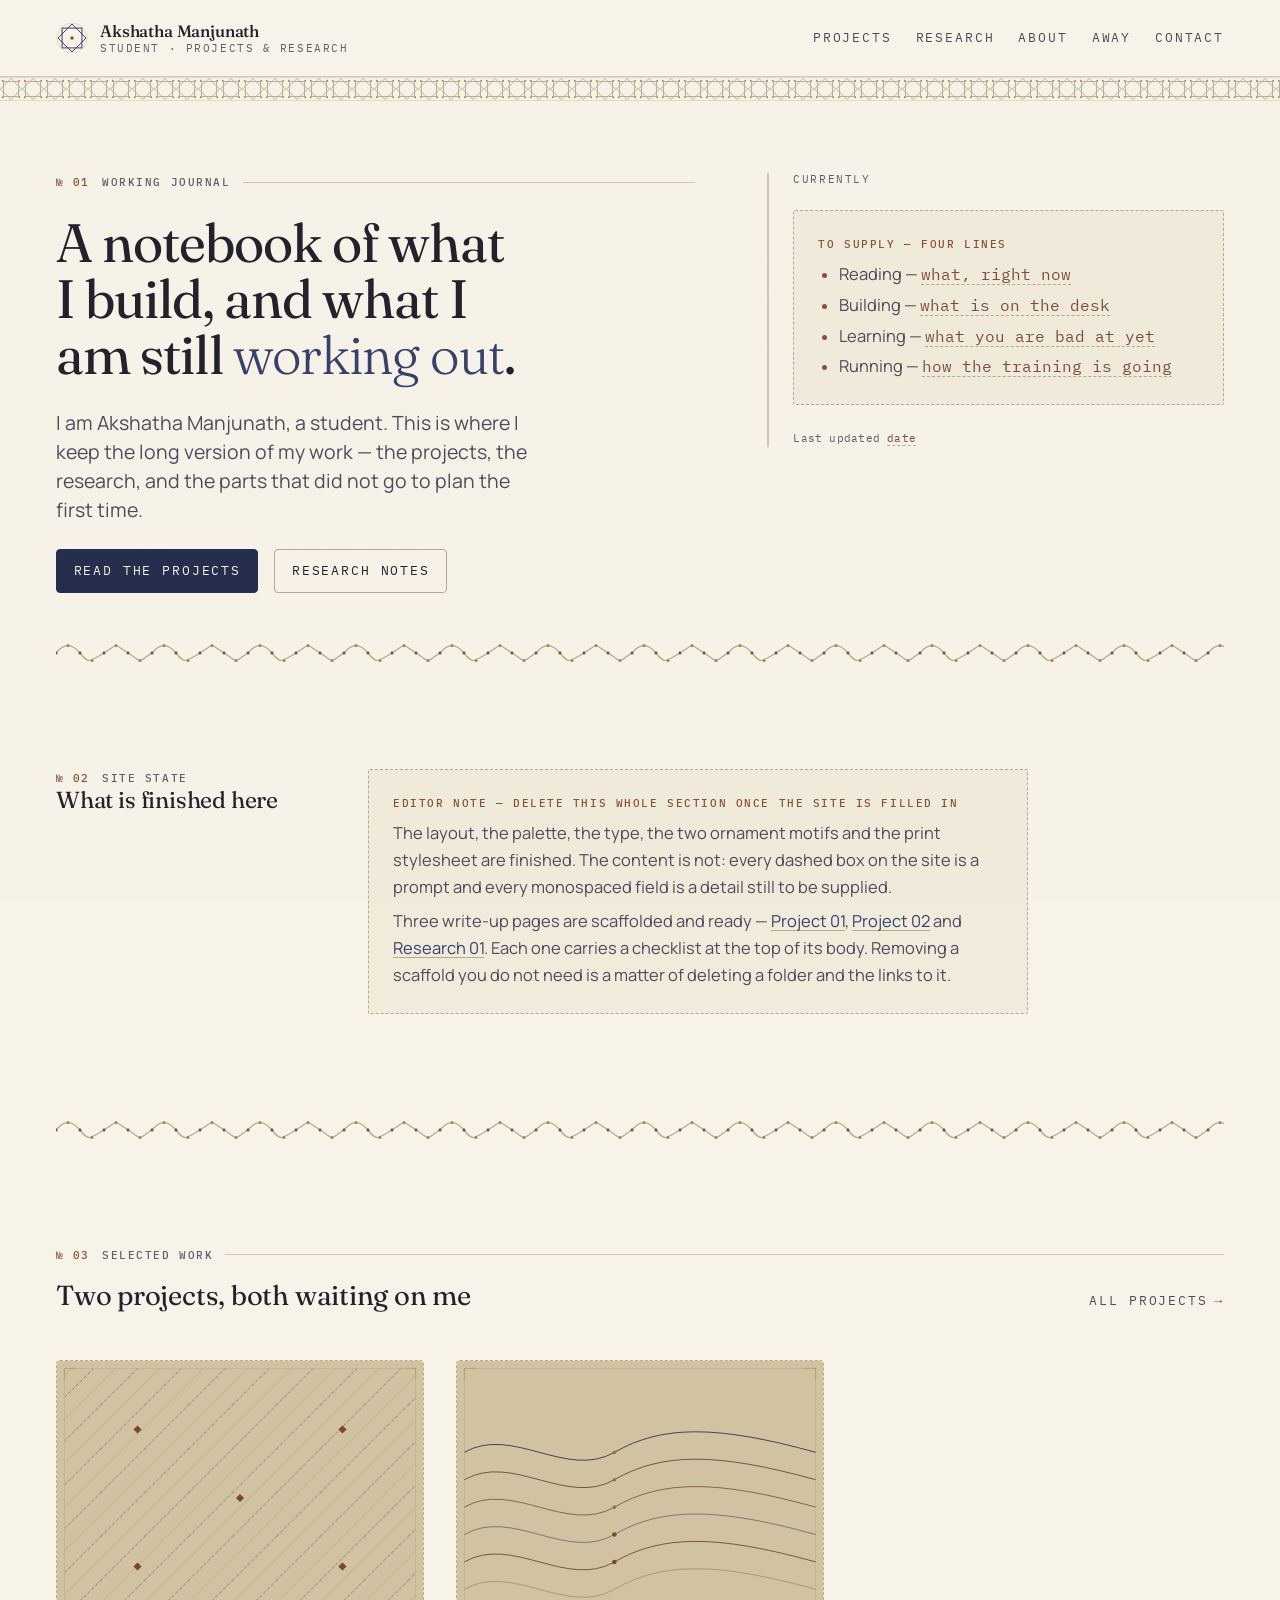
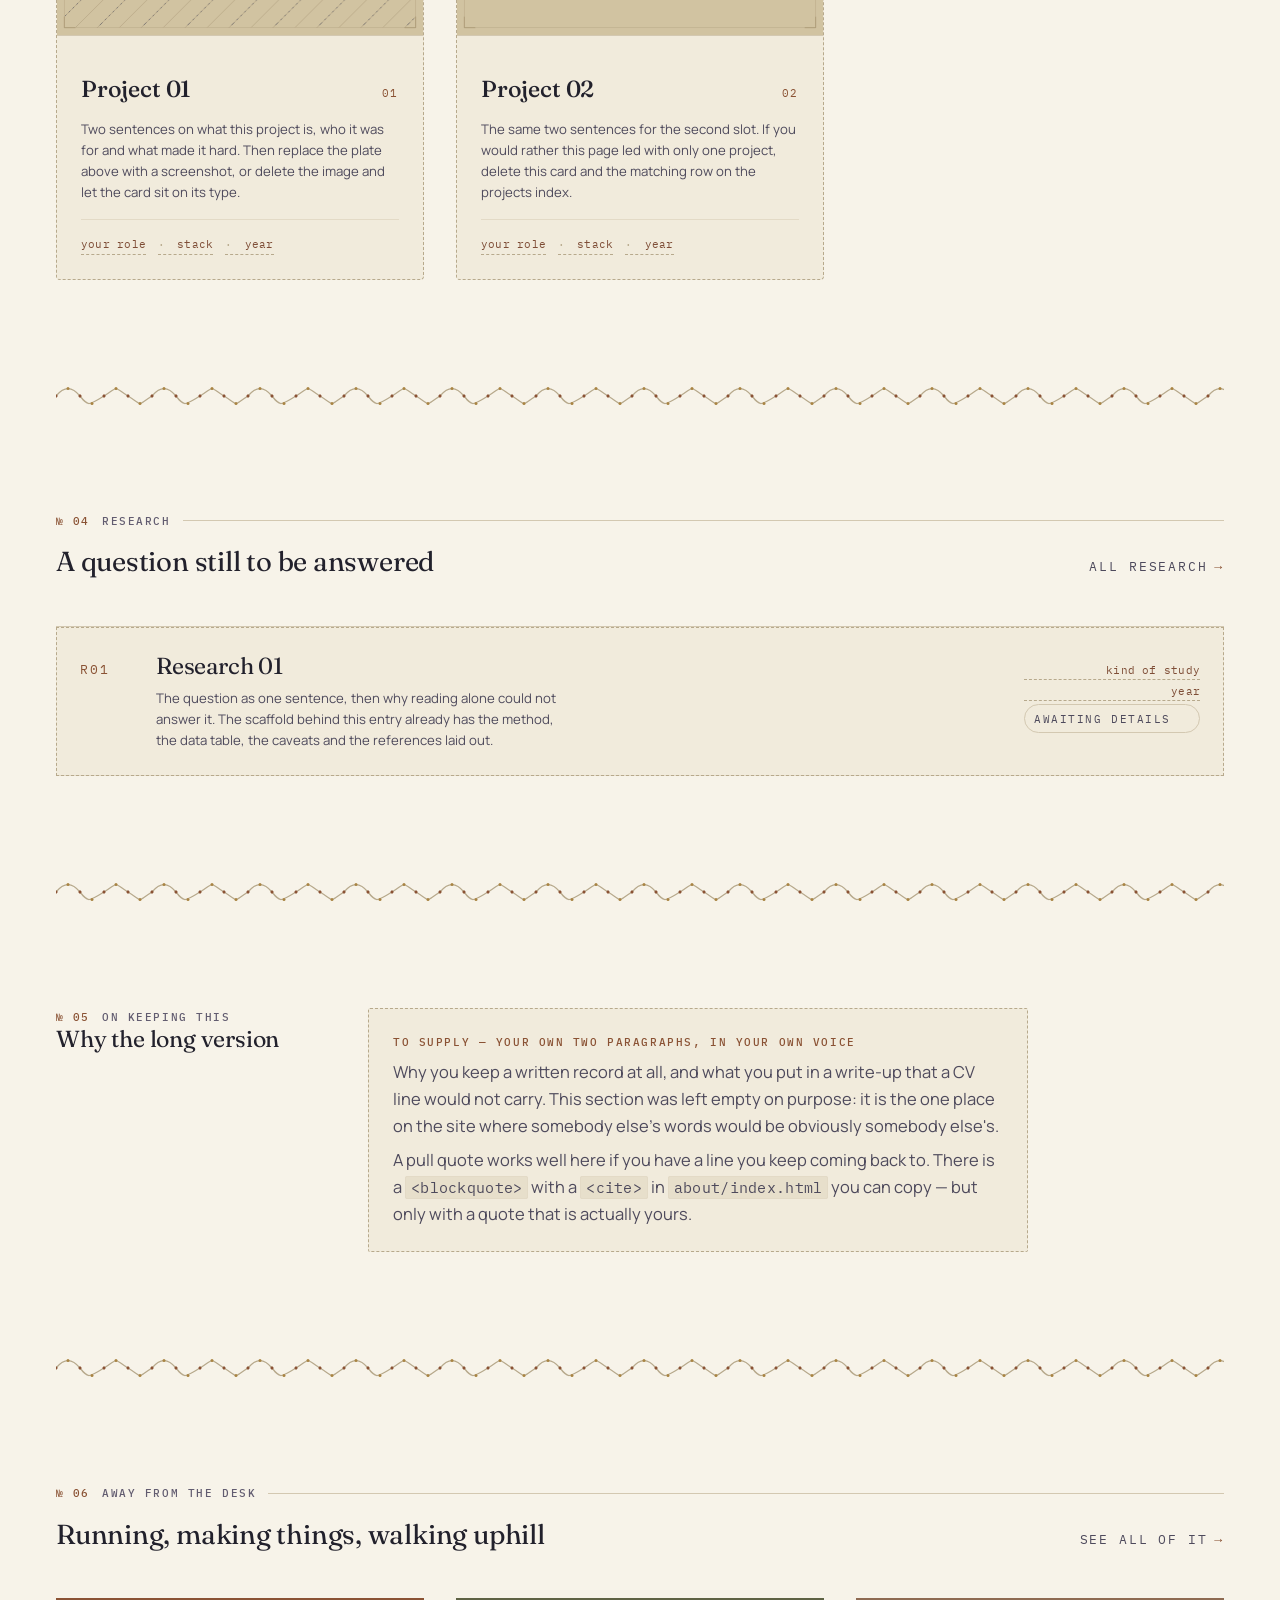
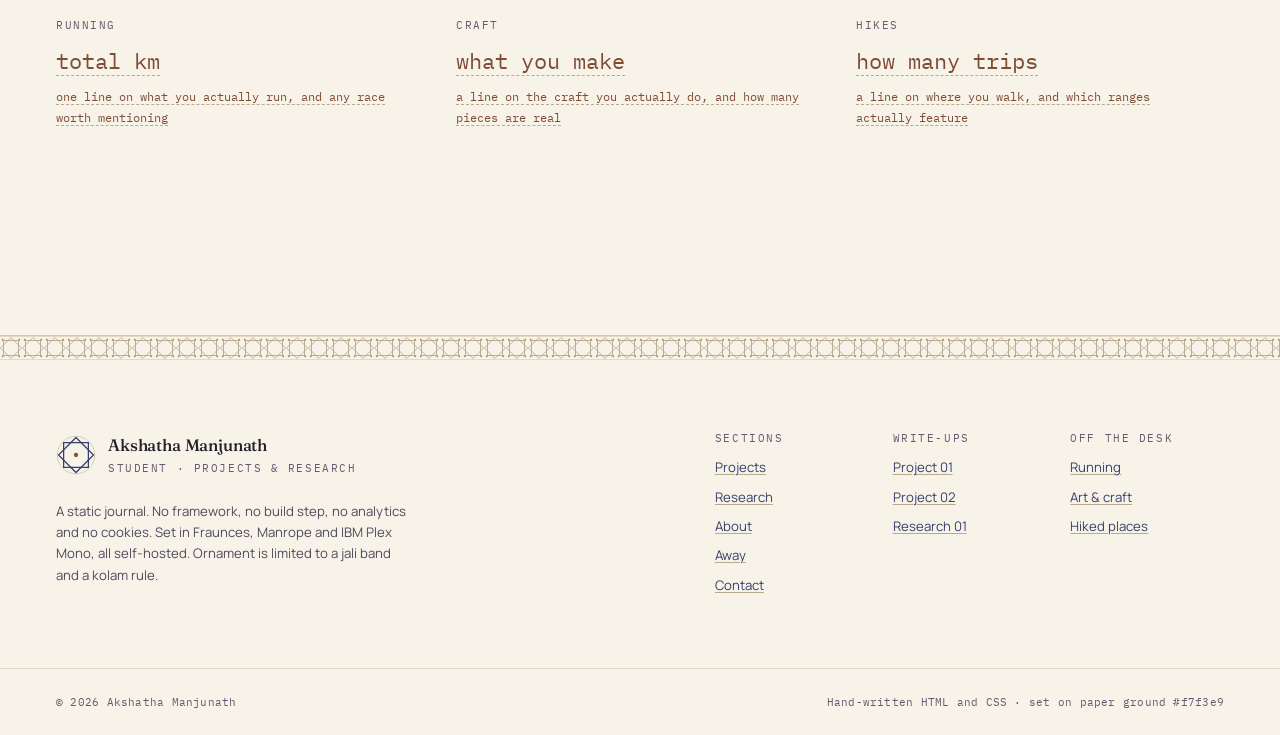
<file: index.html>
<!DOCTYPE html>
<html lang="en">
<head>
<meta charset="utf-8">
<meta name="viewport" content="width=device-width, initial-scale=1">
<title>Akshatha Manjunath — projects &amp; research journal</title>
<meta name="description" content="A student's working journal: projects, research, running milestones, craft and hikes. Nothing published yet — the site is a scaffold waiting for real details.">
<meta name="theme-color" content="#f7f3e9">
<link rel="canonical" href="/">
<link rel="icon" href="/assets/img/favicon.svg" type="image/svg+xml">
<meta property="og:type" content="website">
<meta property="og:title" content="Akshatha Manjunath — projects &amp; research journal">
<meta property="og:description" content="A student's working journal: projects, research, running, craft and hikes.">
<meta property="og:url" content="/">

<link rel="preload" href="/assets/fonts/fraunces-300-700-latin.woff2" as="font" type="font/woff2" crossorigin>
<link rel="preload" href="/assets/fonts/manrope-400-700-latin.woff2" as="font" type="font/woff2" crossorigin>
<link rel="stylesheet" href="/assets/css/fonts.css">
<link rel="stylesheet" href="/assets/css/tokens.css">
<link rel="stylesheet" href="/assets/css/base.css">
<link rel="stylesheet" href="/assets/css/components.css">
<link rel="stylesheet" href="/assets/css/pages.css">
<link rel="stylesheet" href="/assets/css/print.css" media="print">
</head>
<body>
<a class="skip-link" href="#main">Skip to content</a>

<header class="site-header">
  <div class="wrap wrap--wide site-header__inner">
    <a class="brand" href="/">
      <img class="brand__mark" src="/assets/img/monogram.svg" alt="" width="48" height="48" decoding="async">
      <span class="brand__text">
        <span class="brand__name">Akshatha Manjunath</span>
        <span class="brand__role">Student · projects &amp; research</span>
      </span>
    </a>

    <button class="nav-toggle" type="button" aria-expanded="false" aria-controls="site-nav">
      <span class="nav-toggle__label">Menu</span>
      <span class="nav-toggle__bars" aria-hidden="true"><i></i><i></i></span>
    </button>

    <nav class="site-nav" id="site-nav" aria-label="Primary">
      <ul class="nav">
        <li><a class="nav__link" href="/projects/">Projects</a></li>
        <li><a class="nav__link" href="/research/">Research</a></li>
        <li><a class="nav__link" href="/about/">About</a></li>
        <li><a class="nav__link" href="/away/">Away</a></li>
        <li><a class="nav__link" href="/contact/">Contact</a></li>
      </ul>
    </nav>
  </div>
</header>

<div class="jali-band" aria-hidden="true"></div>

<main id="main">

  <!-- ================================================== HERO -->
  <section class="wrap wrap--wide hero" aria-labelledby="hero-title">
    <div class="stack" style="--flow: var(--space-m)">
      <p class="eyebrow"><span class="num">№ 01</span> Working journal</p>
      <h1 class="hero__title" id="hero-title">
        A notebook of what I build, and what I am still <em>working out</em>.
      </h1>
      <p class="hero__lede">
        I am Akshatha Manjunath, a student. This is where I keep the long
        version of my work — the projects, the research, and the parts that
        did not go to plan the first time.
      </p>
      <div class="hero__actions">
        <a class="btn btn--primary" href="/projects/">Read the projects</a>
        <a class="btn" href="/research/">Research notes</a>
      </div>
    </div>

    <aside class="hero__aside" aria-labelledby="now-title">
      <div>
        <h2 class="hero__aside-title" id="now-title">Currently</h2>
      </div>
      <div class="slot">
        <span class="slot__label">To supply — four lines</span>
        <ul>
          <li>Reading &mdash; <span class="fill">what, right now</span></li>
          <li>Building &mdash; <span class="fill">what is on the desk</span></li>
          <li>Learning &mdash; <span class="fill">what you are bad at yet</span></li>
          <li>Running &mdash; <span class="fill">how the training is going</span></li>
        </ul>
      </div>
      <p class="meta">Last updated <span class="fill">date</span></p>
    </aside>
  </section>

  <div class="wrap wrap--wide"><hr class="kolam-rule"></div>

  <!-- ================================================== SCAFFOLD NOTE -->
  <section class="wrap wrap--wide section" aria-labelledby="state-title" data-reveal>
    <div class="split">
      <div class="split__aside">
        <p class="eyebrow eyebrow--bare"><span class="num">№ 02</span> Site state</p>
        <h2 class="split__title" id="state-title">What is finished here</h2>
      </div>
      <div class="prose">
        <div class="slot">
          <span class="slot__label">Editor note — delete this whole section once the site is filled in</span>
          <p>
            The layout, the palette, the type, the two ornament motifs and the
            print stylesheet are finished. The content is not: every dashed box
            on the site is a prompt and every monospaced field is a detail
            still to be supplied.
          </p>
          <p>
            Three write-up pages are scaffolded and ready —
            <a href="/projects/project-01/">Project 01</a>,
            <a href="/projects/project-02/">Project 02</a> and
            <a href="/research/research-01/">Research 01</a>. Each one carries a
            checklist at the top of its body. Removing a scaffold you do not
            need is a matter of deleting a folder and the links to it.
          </p>
        </div>
      </div>
    </div>
  </section>

  <div class="wrap wrap--wide"><hr class="kolam-rule"></div>

  <!-- ================================================== SELECTED WORK -->
  <section class="wrap wrap--wide section" aria-labelledby="work-title" data-reveal>
    <div class="section-head">
      <p class="eyebrow"><span class="num">№ 03</span> Selected work</p>
      <div class="section-head__row">
        <h2 class="section-head__title" id="work-title">Two projects, both waiting on me</h2>
        <a class="section-head__link" href="/projects/">All projects</a>
      </div>
    </div>

    <div class="work-grid">
      <article class="card card--slot project-card">
        <div class="project-card__media">
          <img src="/assets/img/plates/plate-lattice.svg" alt="Plate: a diagonal lattice with terracotta nodes, standing in for a project screenshot." width="800" height="600" loading="lazy" decoding="async">
        </div>
        <div class="project-card__body">
          <div class="card__head">
            <h3 class="card__title"><a href="/projects/project-01/">Project 01</a></h3>
            <span class="card__num">01</span>
          </div>
          <p class="card__body">
            Two sentences on what this project is, who it was for and what made
            it hard. Then replace the plate above with a screenshot, or delete
            the image and let the card sit on its type.
          </p>
          <p class="card__meta">
            <span class="fill">your role</span><span class="fill">stack</span><span class="fill">year</span>
          </p>
        </div>
      </article>

      <article class="card card--slot project-card">
        <div class="project-card__media">
          <img src="/assets/img/plates/plate-waves.svg" alt="Plate: a stacked field of horizontal wave lines, standing in for a project screenshot." width="800" height="600" loading="lazy" decoding="async">
        </div>
        <div class="project-card__body">
          <div class="card__head">
            <h3 class="card__title"><a href="/projects/project-02/">Project 02</a></h3>
            <span class="card__num">02</span>
          </div>
          <p class="card__body">
            The same two sentences for the second slot. If you would rather
            this page led with only one project, delete this card and the
            matching row on the projects index.
          </p>
          <p class="card__meta">
            <span class="fill">your role</span><span class="fill">stack</span><span class="fill">year</span>
          </p>
        </div>
      </article>
    </div>
  </section>

  <div class="wrap wrap--wide"><hr class="kolam-rule"></div>

  <!-- ================================================== RESEARCH -->
  <section class="wrap wrap--wide section" aria-labelledby="research-title" data-reveal>
    <div class="section-head">
      <p class="eyebrow"><span class="num">№ 04</span> Research</p>
      <div class="section-head__row">
        <h2 class="section-head__title" id="research-title">A question still to be answered</h2>
        <a class="section-head__link" href="/research/">All research</a>
      </div>
    </div>

    <ul class="entry-list">
      <li class="entry entry--slot">
        <span class="entry__num">R01</span>
        <div>
          <h3 class="entry__title"><a href="/research/research-01/">Research 01</a></h3>
          <p class="entry__body">
            The question as one sentence, then why reading alone could not
            answer it. The scaffold behind this entry already has the method,
            the data table, the caveats and the references laid out.
          </p>
        </div>
        <p class="entry__meta">
          <span class="fill">kind of study</span>
          <span class="fill">year</span>
          <span class="chip">Awaiting details</span>
        </p>
      </li>
    </ul>
  </section>

  <div class="wrap wrap--wide"><hr class="kolam-rule"></div>

  <!-- ================================================== NOTE -->
  <section class="wrap wrap--wide section" aria-labelledby="note-title" data-reveal>
    <div class="split">
      <div class="split__aside">
        <p class="eyebrow eyebrow--bare"><span class="num">№ 05</span> On keeping this</p>
        <h2 class="split__title" id="note-title">Why the long version</h2>
      </div>

      <div class="prose">
        <div class="slot">
          <span class="slot__label">To supply — your own two paragraphs, in your own voice</span>
          <p>
            Why you keep a written record at all, and what you put in a write-up
            that a CV line would not carry. This section was left empty on
            purpose: it is the one place on the site where somebody else's
            words would be obviously somebody else's.
          </p>
          <p>
            A pull quote works well here if you have a line you keep coming back
            to. There is a <code>&lt;blockquote&gt;</code> with a
            <code>&lt;cite&gt;</code> in <code>about/index.html</code> you can
            copy — but only with a quote that is actually yours.
          </p>
        </div>
      </div>
    </div>
  </section>

  <div class="wrap wrap--wide"><hr class="kolam-rule"></div>

  <!-- ================================================== AWAY -->
  <section class="wrap wrap--wide section" aria-labelledby="away-title" data-reveal>
    <div class="section-head">
      <p class="eyebrow"><span class="num">№ 06</span> Away from the desk</p>
      <div class="section-head__row">
        <h2 class="section-head__title" id="away-title">Running, making things, walking uphill</h2>
        <a class="section-head__link" href="/away/">See all of it</a>
      </div>
    </div>

    <div class="triptych">
      <div class="triptych__item">
        <p class="triptych__label">Running</p>
        <p class="triptych__value"><span class="fill">total km</span></p>
        <p class="triptych__note">
          <span class="fill">one line on what you actually run, and any race worth mentioning</span>
        </p>
      </div>
      <div class="triptych__item">
        <p class="triptych__label">Craft</p>
        <p class="triptych__value"><span class="fill">what you make</span></p>
        <p class="triptych__note">
          <span class="fill">a line on the craft you actually do, and how many pieces are real</span>
        </p>
      </div>
      <div class="triptych__item">
        <p class="triptych__label">Hikes</p>
        <p class="triptych__value"><span class="fill">how many trips</span></p>
        <p class="triptych__note">
          <span class="fill">a line on where you walk, and which ranges actually feature</span>
        </p>
      </div>
    </div>
  </section>

</main>

<footer class="site-footer">
  <div class="jali-band" aria-hidden="true"></div>
  <div class="wrap wrap--wide site-footer__body">
    <div class="stack" style="--flow: var(--space-m)">
      <div class="site-footer__wordmark">
        <img class="site-footer__mark" src="/assets/img/monogram.svg" alt="" width="48" height="48" loading="lazy" decoding="async">
        <div>
          <p class="brand__name">Akshatha Manjunath</p>
          <p class="brand__role">Student · projects &amp; research</p>
        </div>
      </div>
      <p class="site-footer__colophon">
        A static journal. No framework, no build step, no analytics and no
        cookies. Set in Fraunces, Manrope and IBM Plex Mono, all self-hosted.
        Ornament is limited to a jali band and a kolam rule.
      </p>
    </div>

    <nav class="footer-nav" aria-label="Footer">
      <div>
        <h2 class="footer-nav__title">Sections</h2>
        <ul>
          <li><a href="/projects/">Projects</a></li>
          <li><a href="/research/">Research</a></li>
          <li><a href="/about/">About</a></li>
          <li><a href="/away/">Away</a></li>
          <li><a href="/contact/">Contact</a></li>
        </ul>
      </div>
      <div>
        <h2 class="footer-nav__title">Write-ups</h2>
        <ul>
          <li><a href="/projects/project-01/">Project 01</a></li>
          <li><a href="/projects/project-02/">Project 02</a></li>
          <li><a href="/research/research-01/">Research 01</a></li>
        </ul>
      </div>
      <div>
        <h2 class="footer-nav__title">Off the desk</h2>
        <ul>
          <li><a href="/away/#running">Running</a></li>
          <li><a href="/away/#craft">Art &amp; craft</a></li>
          <li><a href="/away/#hikes">Hiked places</a></li>
        </ul>
      </div>
    </nav>
  </div>

  <div class="wrap wrap--wide site-footer__legal">
    <p>© <span data-year>2026</span> Akshatha Manjunath</p>
    <p>Hand-written HTML and CSS · set on paper ground #f7f3e9</p>
  </div>

  <div class="wrap wrap--wide print-only print-colophon">
    Printed from akshatha&rsquo;s journal, with the unedited scaffolds in place.
    Dashed boxes and monospaced fields are content still to be supplied.
  </div>
</footer>

<script src="/assets/js/site.js" defer></script>
</body>
</html>
</file>
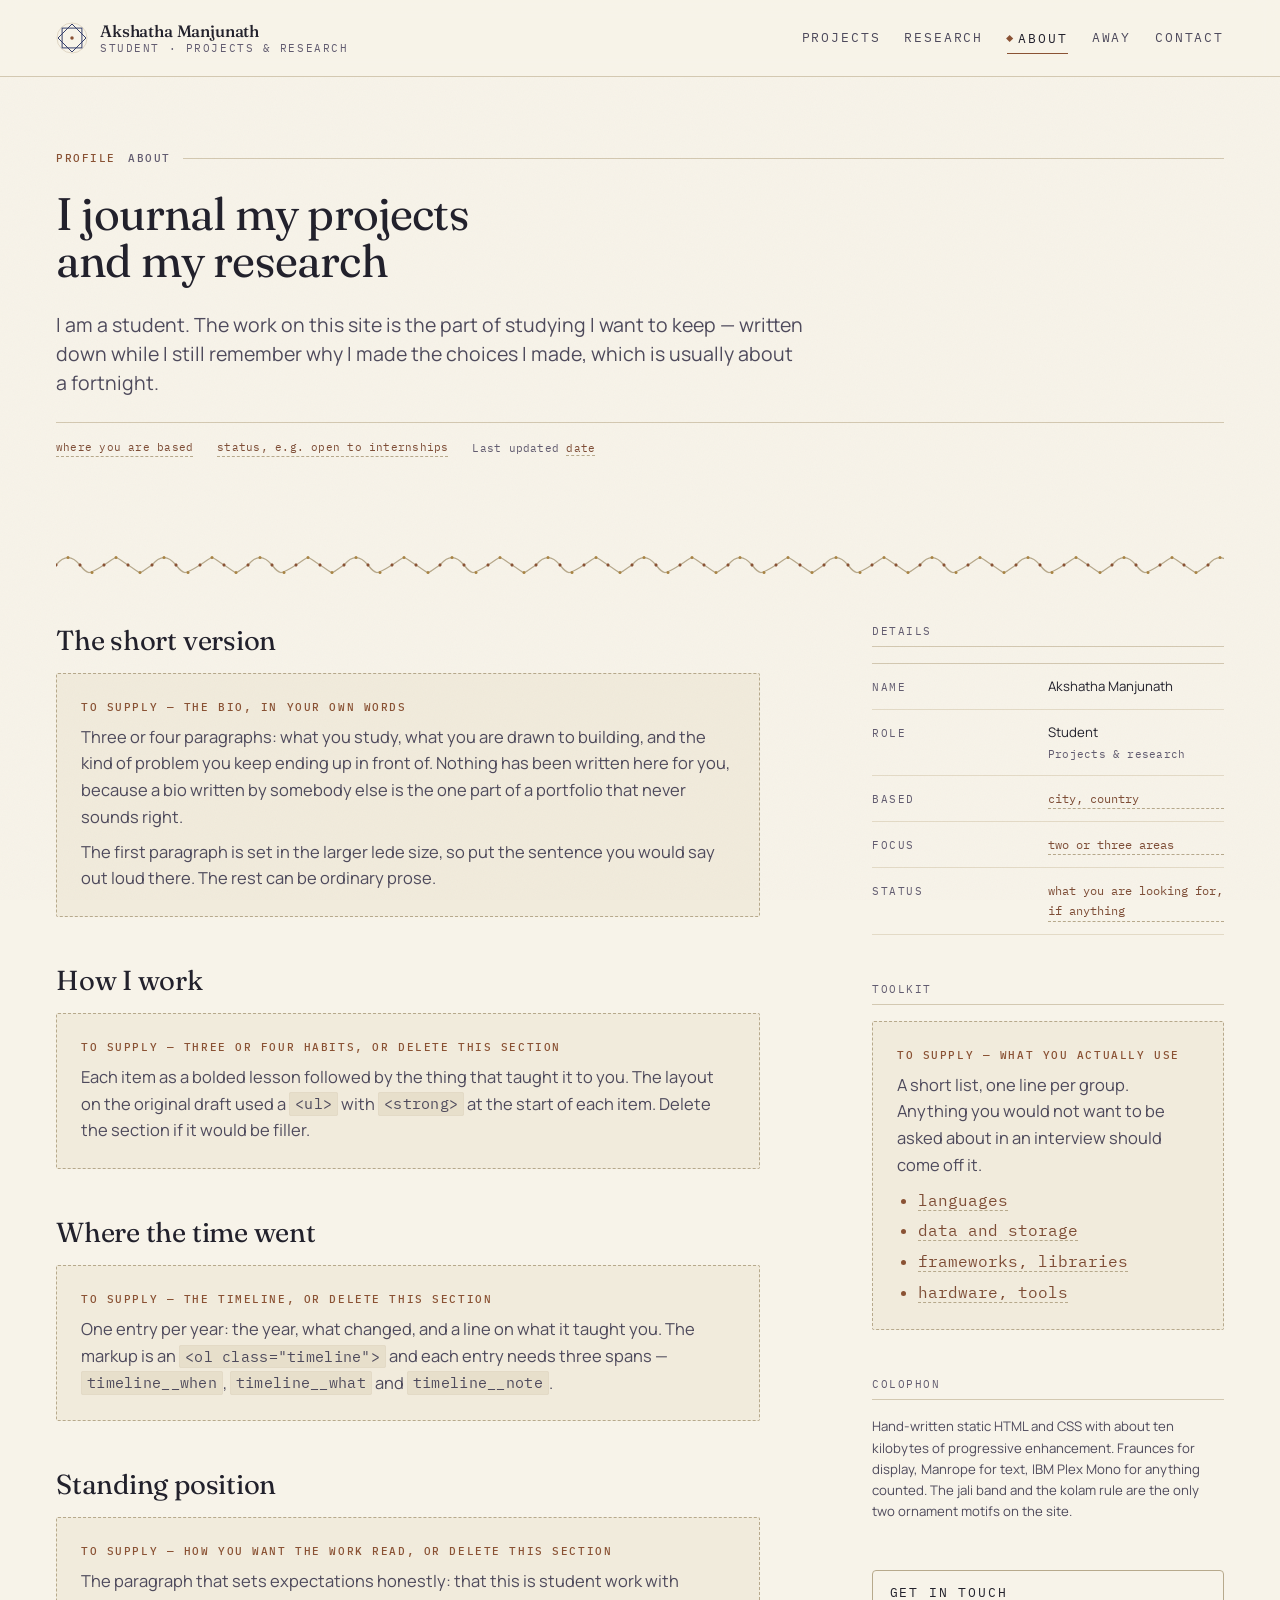
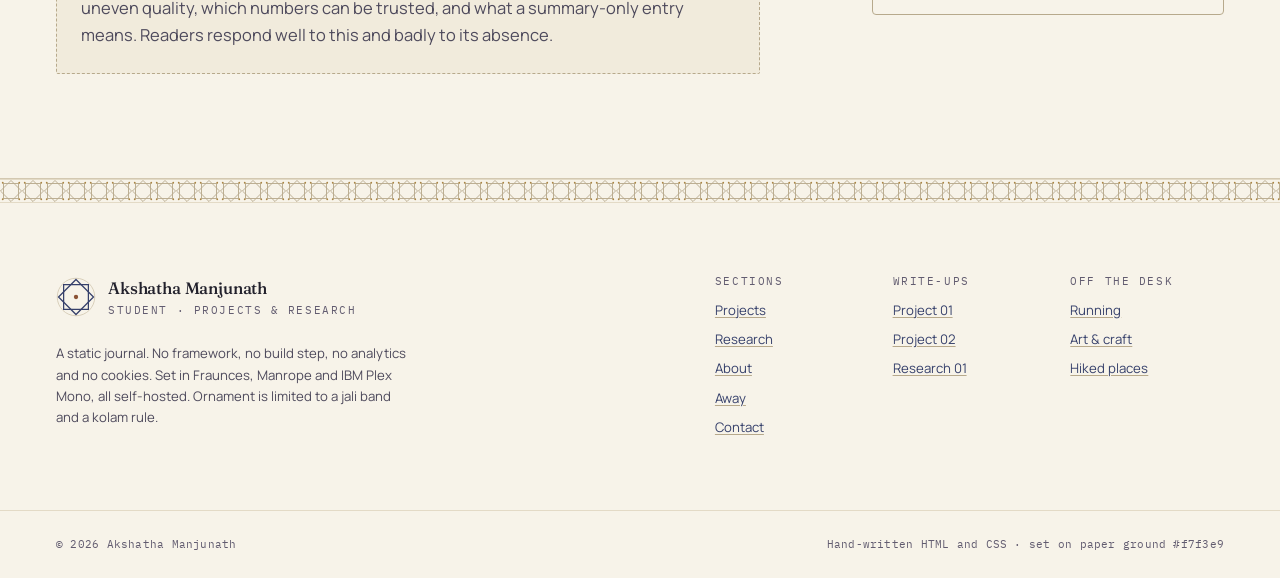
<file: about/index.html>
<!DOCTYPE html>
<html lang="en">
<head>
<meta charset="utf-8">
<meta name="viewport" content="width=device-width, initial-scale=1">
<title>About — Akshatha Manjunath</title>
<meta name="description" content="A student who journals her projects and research. The biography is not written yet — this page is a scaffold for it.">
<meta name="theme-color" content="#f7f3e9">
<link rel="canonical" href="/about/">
<link rel="icon" href="/assets/img/favicon.svg" type="image/svg+xml">
<meta property="og:type" content="profile">
<meta property="og:title" content="About — Akshatha Manjunath">
<meta property="og:description" content="A student who journals her projects and research.">
<meta property="og:url" content="/about/">

<link rel="preload" href="/assets/fonts/fraunces-300-700-latin.woff2" as="font" type="font/woff2" crossorigin>
<link rel="preload" href="/assets/fonts/manrope-400-700-latin.woff2" as="font" type="font/woff2" crossorigin>
<link rel="stylesheet" href="/assets/css/fonts.css">
<link rel="stylesheet" href="/assets/css/tokens.css">
<link rel="stylesheet" href="/assets/css/base.css">
<link rel="stylesheet" href="/assets/css/components.css">
<link rel="stylesheet" href="/assets/css/pages.css">
<link rel="stylesheet" href="/assets/css/print.css" media="print">
</head>
<body>
<a class="skip-link" href="#main">Skip to content</a>

<header class="site-header">
  <div class="wrap wrap--wide site-header__inner">
    <a class="brand" href="/">
      <img class="brand__mark" src="/assets/img/monogram.svg" alt="" width="48" height="48" decoding="async">
      <span class="brand__text">
        <span class="brand__name">Akshatha Manjunath</span>
        <span class="brand__role">Student · projects &amp; research</span>
      </span>
    </a>

    <button class="nav-toggle" type="button" aria-expanded="false" aria-controls="site-nav">
      <span class="nav-toggle__label">Menu</span>
      <span class="nav-toggle__bars" aria-hidden="true"><i></i><i></i></span>
    </button>

    <nav class="site-nav" id="site-nav" aria-label="Primary">
      <ul class="nav">
        <li><a class="nav__link" href="/projects/">Projects</a></li>
        <li><a class="nav__link" href="/research/">Research</a></li>
        <li><a class="nav__link" href="/about/" aria-current="page">About</a></li>
        <li><a class="nav__link" href="/away/">Away</a></li>
        <li><a class="nav__link" href="/contact/">Contact</a></li>
      </ul>
    </nav>
  </div>
</header>

<main id="main">
  <div class="wrap wrap--wide">
    <div class="page-head">
      <p class="eyebrow"><span class="num">Profile</span> About</p>
      <h1 class="page-head__title">I journal my projects and my research</h1>
      <p class="page-head__lede">
        I am a student. The work on this site is the part of studying I want to
        keep — written down while I still remember why I made the choices I
        made, which is usually about a fortnight.
      </p>
      <div class="page-head__meta">
        <span class="fill">where you are based</span>
        <span class="fill">status, e.g. open to internships</span>
        <span>Last updated <span class="fill">date</span></span>
      </div>
    </div>

    <hr class="kolam-rule kolam-rule--space">
  </div>

  <section class="wrap wrap--wide section section--flush" aria-labelledby="bio-title">
    <div class="about-grid">
      <div class="prose prose--case" style="max-width: 44rem">
        <h2 id="bio-title">The short version</h2>

        <div class="slot">
          <span class="slot__label">To supply — the bio, in your own words</span>
          <p>
            Three or four paragraphs: what you study, what you are drawn to
            building, and the kind of problem you keep ending up in front of.
            Nothing has been written here for you, because a bio written by
            somebody else is the one part of a portfolio that never sounds
            right.
          </p>
          <p>
            The first paragraph is set in the larger lede size, so put the
            sentence you would say out loud there. The rest can be ordinary
            prose.
          </p>
        </div>

        <h2>How I work</h2>
        <div class="slot">
          <span class="slot__label">To supply — three or four habits, or delete this section</span>
          <p>
            Each item as a bolded lesson followed by the thing that taught it
            to you. The layout on the original draft used a
            <code>&lt;ul&gt;</code> with <code>&lt;strong&gt;</code> at the
            start of each item. Delete the section if it would be filler.
          </p>
        </div>

        <h2>Where the time went</h2>
        <div class="slot">
          <span class="slot__label">To supply — the timeline, or delete this section</span>
          <p>
            One entry per year: the year, what changed, and a line on what it
            taught you. The markup is an <code>&lt;ol class="timeline"&gt;</code>
            and each entry needs three spans —
            <code>timeline__when</code>, <code>timeline__what</code> and
            <code>timeline__note</code>.
          </p>
        </div>

        <h2>Standing position</h2>
        <div class="slot">
          <span class="slot__label">To supply — how you want the work read, or delete this section</span>
          <p>
            The paragraph that sets expectations honestly: that this is student
            work with uneven quality, which numbers can be trusted, and what a
            summary-only entry means. Readers respond well to this and badly to
            its absence.
          </p>
        </div>
      </div>

      <aside class="about-rail" aria-label="Details">
        <div class="rail-block">
          <h2 class="rail-block__title">Details</h2>
          <dl class="spec">
            <div class="spec__row">
              <dt>Name</dt>
              <dd>Akshatha Manjunath</dd>
            </div>
            <div class="spec__row">
              <dt>Role</dt>
              <dd>Student<span class="meta">Projects &amp; research</span></dd>
            </div>
            <div class="spec__row">
              <dt>Based</dt>
              <dd class="fill">city, country</dd>
            </div>
            <div class="spec__row">
              <dt>Focus</dt>
              <dd class="fill">two or three areas</dd>
            </div>
            <div class="spec__row">
              <dt>Status</dt>
              <dd class="fill">what you are looking for, if anything</dd>
            </div>
          </dl>
        </div>

        <div class="rail-block">
          <h2 class="rail-block__title">Toolkit</h2>
          <div class="slot">
            <span class="slot__label">To supply — what you actually use</span>
            <p>
              A short list, one line per group. Anything you would not want to
              be asked about in an interview should come off it.
            </p>
            <ul>
              <li><span class="fill">languages</span></li>
              <li><span class="fill">data and storage</span></li>
              <li><span class="fill">frameworks, libraries</span></li>
              <li><span class="fill">hardware, tools</span></li>
            </ul>
          </div>
        </div>

        <div class="rail-block">
          <h2 class="rail-block__title">Colophon</h2>
          <p class="site-footer__colophon">
            Hand-written static HTML and CSS with about ten kilobytes of
            progressive enhancement. Fraunces for display, Manrope for text,
            IBM Plex Mono for anything counted. The jali band and the kolam
            rule are the only two ornament motifs on the site.
          </p>
        </div>

        <a class="btn" href="/contact/">Get in touch</a>
      </aside>
    </div>
  </section>
</main>

<footer class="site-footer">
  <div class="jali-band" aria-hidden="true"></div>
  <div class="wrap wrap--wide site-footer__body">
    <div class="stack" style="--flow: var(--space-m)">
      <div class="site-footer__wordmark">
        <img class="site-footer__mark" src="/assets/img/monogram.svg" alt="" width="48" height="48" loading="lazy" decoding="async">
        <div>
          <p class="brand__name">Akshatha Manjunath</p>
          <p class="brand__role">Student · projects &amp; research</p>
        </div>
      </div>
      <p class="site-footer__colophon">
        A static journal. No framework, no build step, no analytics and no
        cookies. Set in Fraunces, Manrope and IBM Plex Mono, all self-hosted.
        Ornament is limited to a jali band and a kolam rule.
      </p>
    </div>

    <nav class="footer-nav" aria-label="Footer">
      <div>
        <h2 class="footer-nav__title">Sections</h2>
        <ul>
          <li><a href="/projects/">Projects</a></li>
          <li><a href="/research/">Research</a></li>
          <li><a href="/about/">About</a></li>
          <li><a href="/away/">Away</a></li>
          <li><a href="/contact/">Contact</a></li>
        </ul>
      </div>
      <div>
        <h2 class="footer-nav__title">Write-ups</h2>
        <ul>
          <li><a href="/projects/project-01/">Project 01</a></li>
          <li><a href="/projects/project-02/">Project 02</a></li>
          <li><a href="/research/research-01/">Research 01</a></li>
        </ul>
      </div>
      <div>
        <h2 class="footer-nav__title">Off the desk</h2>
        <ul>
          <li><a href="/away/#running">Running</a></li>
          <li><a href="/away/#craft">Art &amp; craft</a></li>
          <li><a href="/away/#hikes">Hiked places</a></li>
        </ul>
      </div>
    </nav>
  </div>

  <div class="wrap wrap--wide site-footer__legal">
    <p>© <span data-year>2026</span> Akshatha Manjunath</p>
    <p>Hand-written HTML and CSS · set on paper ground #f7f3e9</p>
  </div>

  <div class="wrap wrap--wide print-only print-colophon">
    Printed from akshatha&rsquo;s journal, with the unedited scaffolds in place.
  </div>
</footer>

<script src="/assets/js/site.js" defer></script>
</body>
</html>
</file>
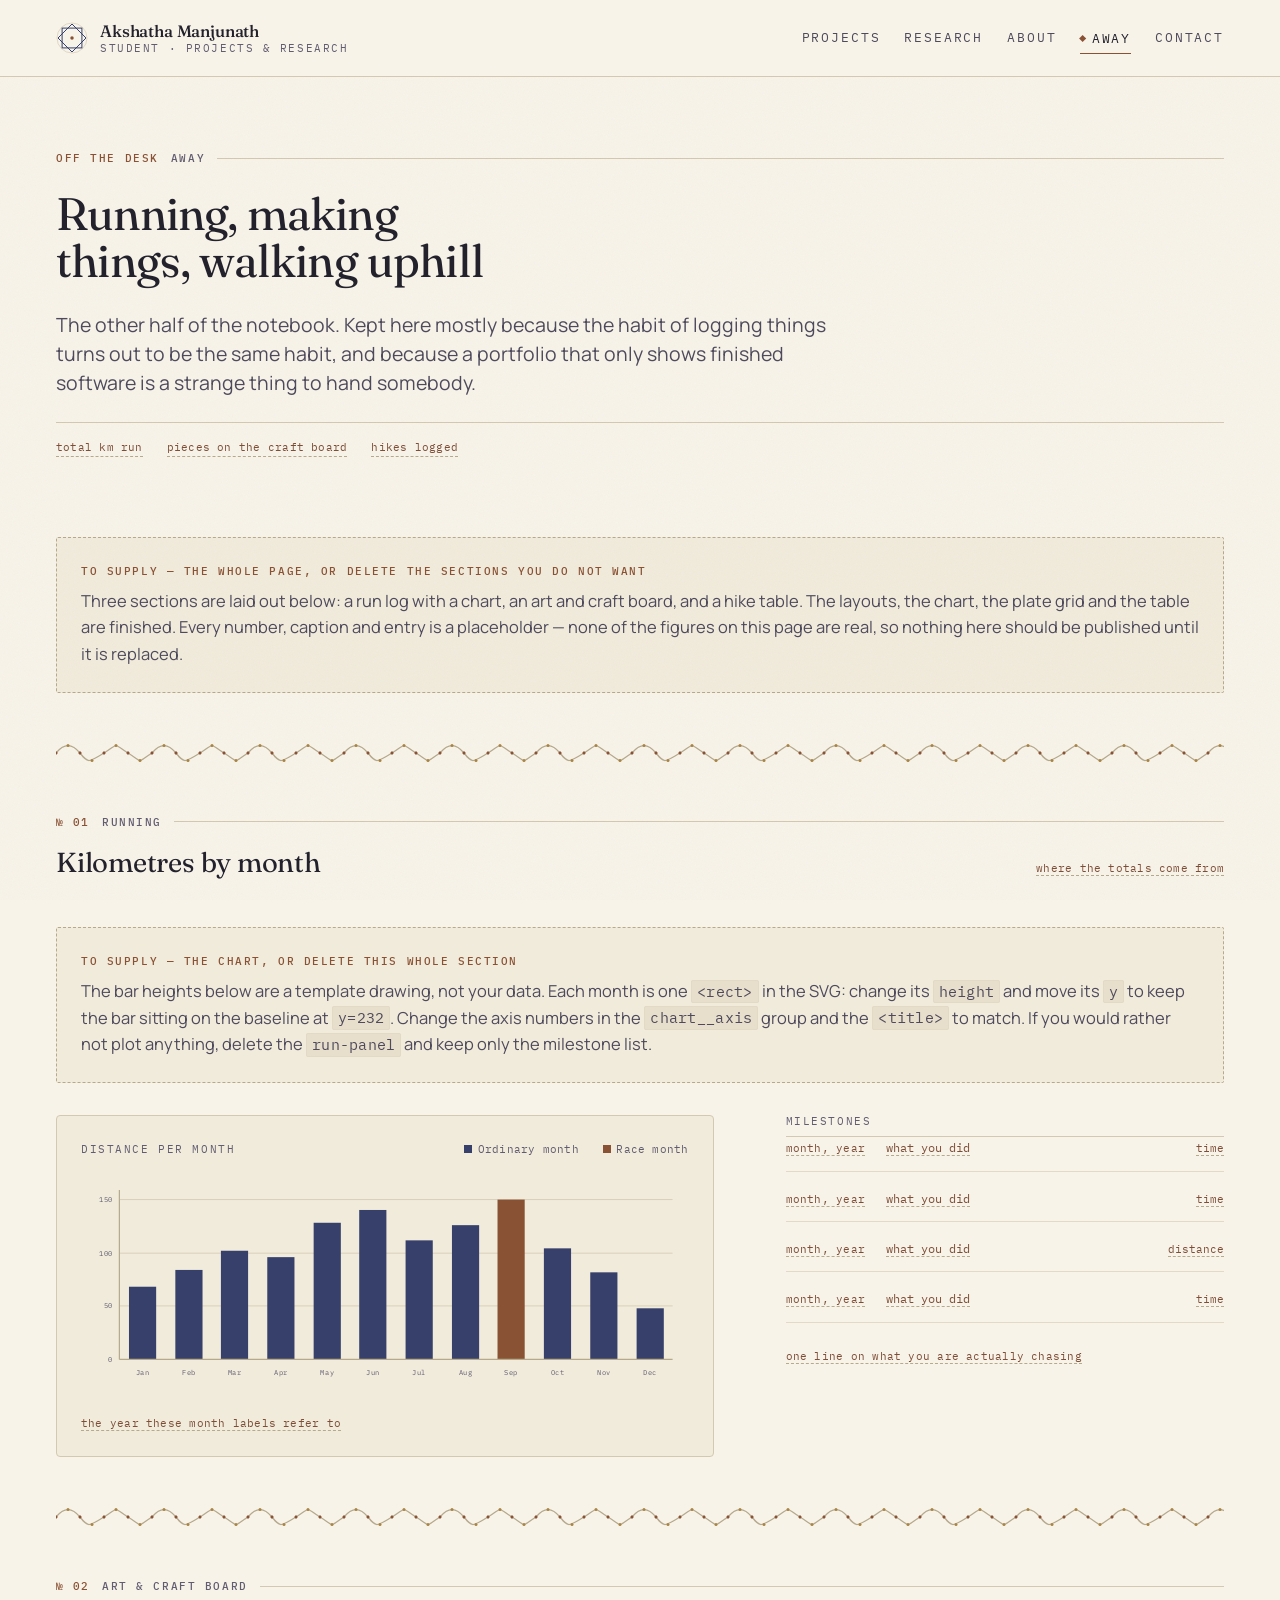
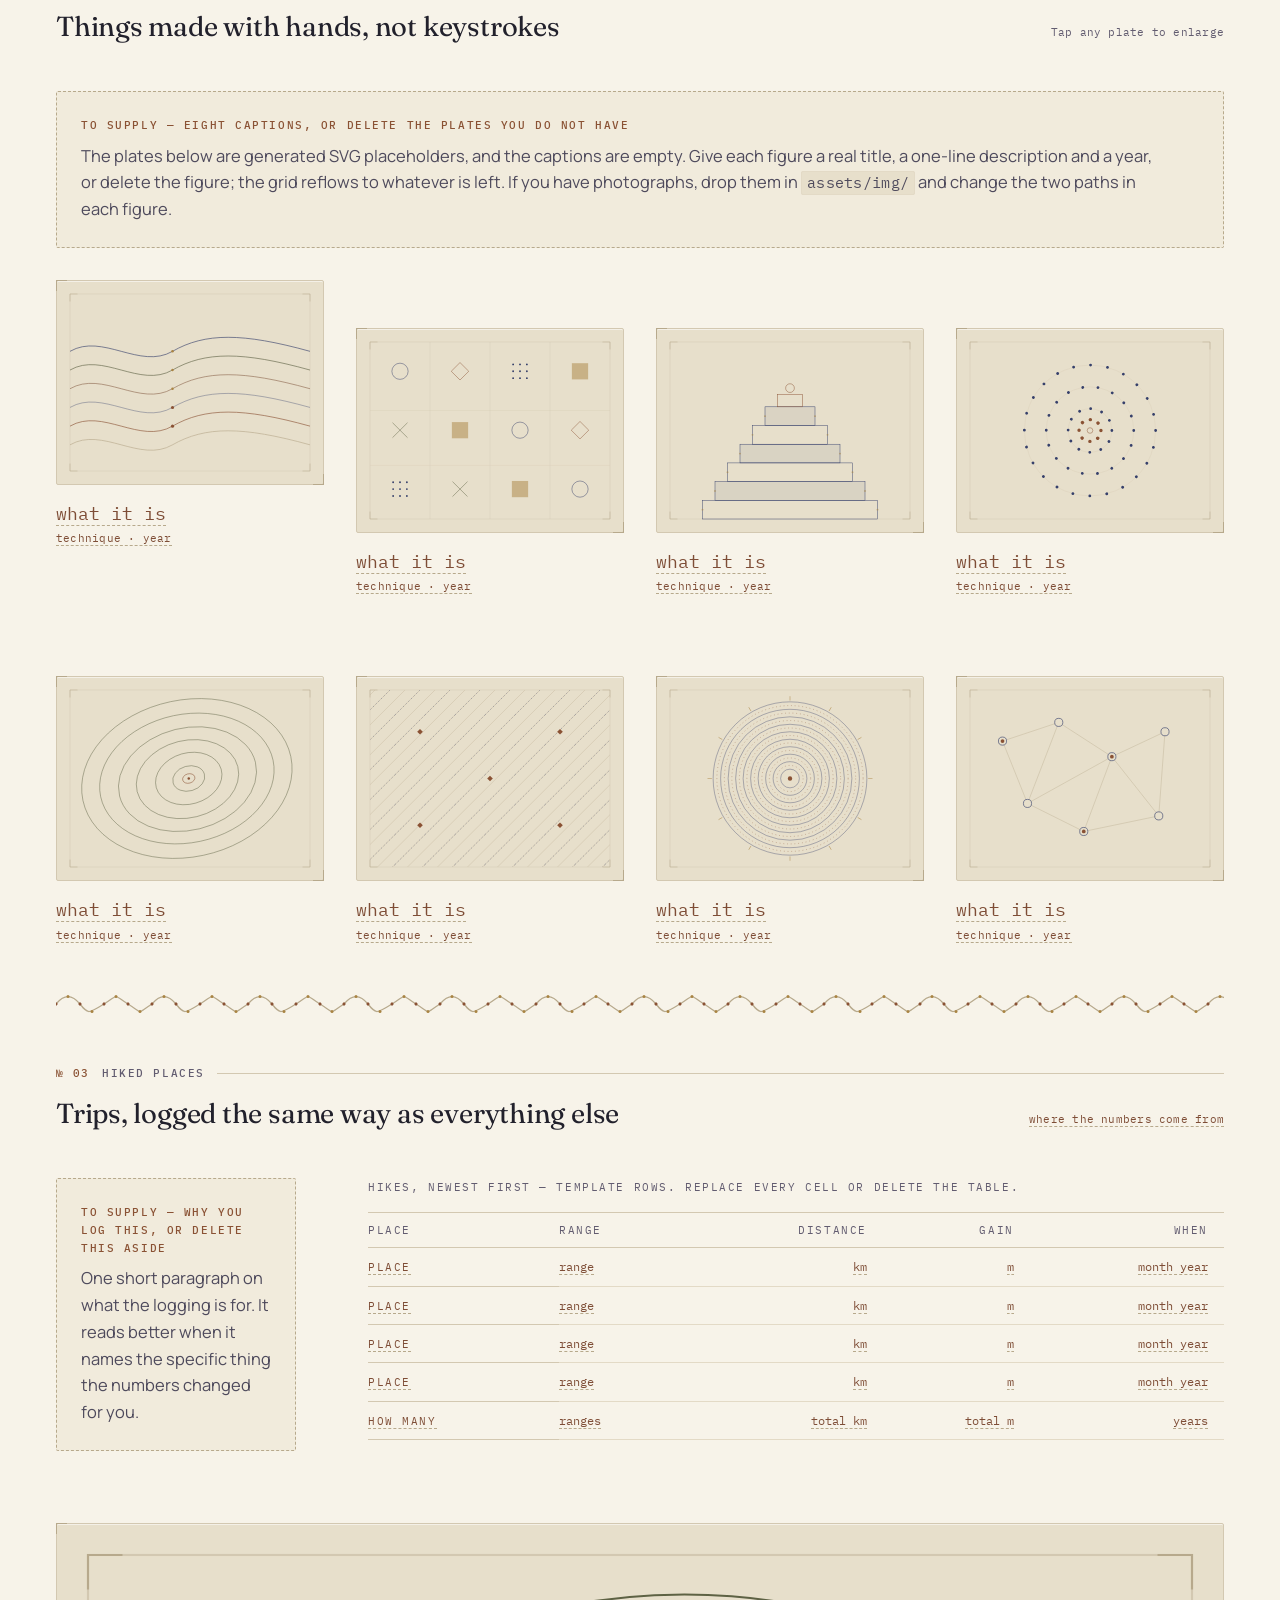
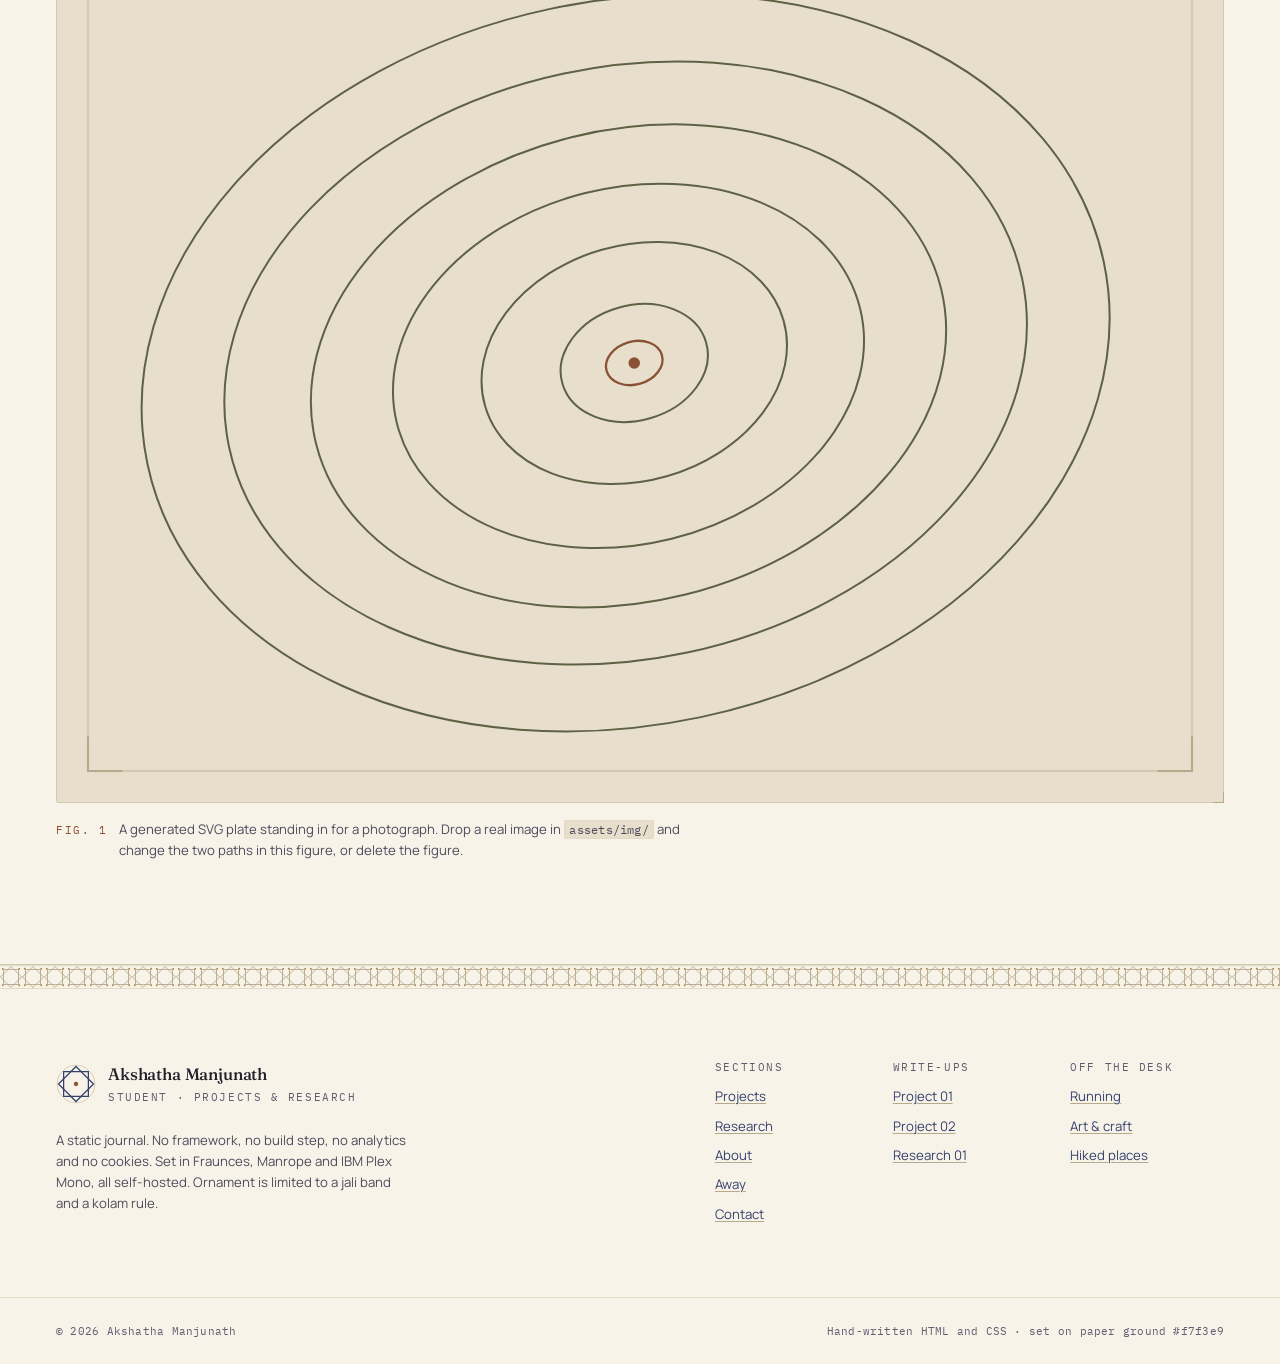
<file: away/index.html>
<!DOCTYPE html>
<html lang="en">
<head>
<meta charset="utf-8">
<meta name="viewport" content="width=device-width, initial-scale=1">
<title>Away from the desk — Akshatha Manjunath</title>
<meta name="description" content="Running, an art and craft board, and the places I have hiked. The layouts are finished; the entries are still to be supplied.">
<meta name="theme-color" content="#f7f3e9">
<link rel="canonical" href="/away/">
<link rel="icon" href="/assets/img/favicon.svg" type="image/svg+xml">
<meta property="og:type" content="website">
<meta property="og:title" content="Away from the desk — Akshatha Manjunath">
<meta property="og:description" content="Running, an art and craft board, and the places I have hiked.">
<meta property="og:url" content="/away/">

<link rel="preload" href="/assets/fonts/fraunces-300-700-latin.woff2" as="font" type="font/woff2" crossorigin>
<link rel="preload" href="/assets/fonts/manrope-400-700-latin.woff2" as="font" type="font/woff2" crossorigin>
<link rel="stylesheet" href="/assets/css/fonts.css">
<link rel="stylesheet" href="/assets/css/tokens.css">
<link rel="stylesheet" href="/assets/css/base.css">
<link rel="stylesheet" href="/assets/css/components.css">
<link rel="stylesheet" href="/assets/css/pages.css">
<link rel="stylesheet" href="/assets/css/print.css" media="print">
</head>
<body>
<a class="skip-link" href="#main">Skip to content</a>

<header class="site-header">
  <div class="wrap wrap--wide site-header__inner">
    <a class="brand" href="/">
      <img class="brand__mark" src="/assets/img/monogram.svg" alt="" width="48" height="48" decoding="async">
      <span class="brand__text">
        <span class="brand__name">Akshatha Manjunath</span>
        <span class="brand__role">Student · projects &amp; research</span>
      </span>
    </a>

    <button class="nav-toggle" type="button" aria-expanded="false" aria-controls="site-nav">
      <span class="nav-toggle__label">Menu</span>
      <span class="nav-toggle__bars" aria-hidden="true"><i></i><i></i></span>
    </button>

    <nav class="site-nav" id="site-nav" aria-label="Primary">
      <ul class="nav">
        <li><a class="nav__link" href="/projects/">Projects</a></li>
        <li><a class="nav__link" href="/research/">Research</a></li>
        <li><a class="nav__link" href="/about/">About</a></li>
        <li><a class="nav__link" href="/away/" aria-current="page">Away</a></li>
        <li><a class="nav__link" href="/contact/">Contact</a></li>
      </ul>
    </nav>
  </div>
</header>

<main id="main">
  <div class="wrap wrap--wide">
    <div class="page-head">
      <p class="eyebrow"><span class="num">Off the desk</span> Away</p>
      <h1 class="page-head__title">Running, making things, walking uphill</h1>
      <p class="page-head__lede">
        The other half of the notebook. Kept here mostly because the habit of
        logging things turns out to be the same habit, and because a portfolio
        that only shows finished software is a strange thing to hand somebody.
      </p>
      <div class="page-head__meta">
        <span class="fill">total km run</span>
        <span class="fill">pieces on the craft board</span>
        <span class="fill">hikes logged</span>
      </div>
    </div>

    <div class="slot" style="margin-top: var(--space-l)">
      <span class="slot__label">To supply — the whole page, or delete the sections you do not want</span>
      <p>
        Three sections are laid out below: a run log with a chart, an art and
        craft board, and a hike table. The layouts, the chart, the plate grid
        and the table are finished. Every number, caption and entry is a
        placeholder — none of the figures on this page are real, so nothing
        here should be published until it is replaced.
      </p>
    </div>

    <hr class="kolam-rule kolam-rule--space">
  </div>

  <!-- ============================================== RUNNING -->
  <section class="wrap wrap--wide section section--flush" id="running" aria-labelledby="running-title" data-reveal>
    <div class="section-head">
      <p class="eyebrow"><span class="num">№ 01</span> Running</p>
      <div class="section-head__row">
        <h2 class="section-head__title" id="running-title">Kilometres by month</h2>
        <p class="meta"><span class="fill">where the totals come from</span></p>
      </div>
    </div>

    <div class="slot" style="margin-bottom: var(--space-l)">
      <span class="slot__label">To supply — the chart, or delete this whole section</span>
      <p>
        The bar heights below are a template drawing, not your data. Each month
        is one <code>&lt;rect&gt;</code> in the SVG: change its <code>height</code>
        and move its <code>y</code> to keep the bar sitting on the baseline at
        <code>y=232</code>. Change the axis numbers in the
        <code>chart__axis</code> group and the <code>&lt;title&gt;</code> to
        match. If you would rather not plot anything, delete the
        <code>run-panel</code> and keep only the milestone list.
      </p>
    </div>

    <div class="run-panel">
      <div class="run-chart">
        <div class="run-chart__head">
          <p class="run-chart__title">Distance per month</p>
          <ul class="legend">
            <li><span class="legend__swatch" style="background-color: var(--series-1)" aria-hidden="true"></span>Ordinary month</li>
            <li><span class="legend__swatch" style="background-color: var(--series-2)" aria-hidden="true"></span>Race month</li>
          </ul>
        </div>

        <svg class="chart" viewBox="0 0 760 280" role="img"
             aria-labelledby="run-chart-title"
             data-chart-animate preserveAspectRatio="xMidYMid meet">
          <title id="run-chart-title">Template bar chart of monthly running distance: twelve bars on a shared baseline, none of them plotted from real data yet.</title>

          <g class="chart__grid">
            <line x1="48" y1="32" x2="740" y2="32"/>
            <line x1="48" y1="99" x2="740" y2="99"/>
            <line x1="48" y1="165" x2="740" y2="165"/>
          </g>

          <g class="chart__axis" text-anchor="end">
            <text x="40" y="35">150</text>
            <text x="40" y="102">100</text>
            <text x="40" y="168">50</text>
            <text x="40" y="235">0</text>
          </g>

          <g class="chart__bar">
            <rect x="60" y="141" width="34" height="91"/>
            <rect x="118" y="120" width="34" height="112"/>
            <rect x="175" y="96" width="34" height="136"/>
            <rect x="233" y="104" width="34" height="128"/>
            <rect x="291" y="61" width="34" height="171"/>
            <rect x="348" y="45" width="34" height="187"/>
            <rect x="406" y="83" width="34" height="149"/>
            <rect x="464" y="64" width="34" height="168"/>
          </g>
          <rect class="chart__bar chart__bar--alt" x="521" y="32" width="34" height="200"/>
          <g class="chart__bar">
            <rect x="579" y="93" width="34" height="139"/>
            <rect x="637" y="123" width="34" height="109"/>
            <rect x="695" y="168" width="34" height="64"/>
          </g>

          <line class="chart__baseline" x1="48" y1="232" x2="740" y2="232"/>
          <line class="chart__baseline" x1="48" y1="20" x2="48" y2="232"/>

          <g class="chart__axis" text-anchor="middle">
            <text x="77" y="252">Jan</text>
            <text x="135" y="252">Feb</text>
            <text x="192" y="252">Mar</text>
            <text x="250" y="252">Apr</text>
            <text x="308" y="252">May</text>
            <text x="365" y="252">Jun</text>
            <text x="423" y="252">Jul</text>
            <text x="481" y="252">Aug</text>
            <text x="538" y="252">Sep</text>
            <text x="596" y="252">Oct</text>
            <text x="654" y="252">Nov</text>
            <text x="712" y="252">Dec</text>
          </g>
        </svg>

        <p class="meta" style="margin-top: var(--space-s)">
          <span class="fill">the year these month labels refer to</span>
        </p>
      </div>

      <div>
        <h3 class="rail-block__title">Milestones</h3>
        <ul class="milestones">
          <li>
            <span class="milestones__when"><span class="fill">month, year</span></span>
            <span class="milestones__what"><span class="fill">what you did</span></span>
            <span class="milestones__value"><span class="fill">time</span></span>
          </li>
          <li>
            <span class="milestones__when"><span class="fill">month, year</span></span>
            <span class="milestones__what"><span class="fill">what you did</span></span>
            <span class="milestones__value"><span class="fill">time</span></span>
          </li>
          <li>
            <span class="milestones__when"><span class="fill">month, year</span></span>
            <span class="milestones__what"><span class="fill">what you did</span></span>
            <span class="milestones__value"><span class="fill">distance</span></span>
          </li>
          <li>
            <span class="milestones__when"><span class="fill">month, year</span></span>
            <span class="milestones__what"><span class="fill">what you did</span></span>
            <span class="milestones__value"><span class="fill">time</span></span>
          </li>
        </ul>
        <p class="meta" style="margin-top: var(--space-m)">
          <span class="fill">one line on what you are actually chasing</span>
        </p>
      </div>
    </div>
  </section>

  <div class="wrap wrap--wide"><hr class="kolam-rule kolam-rule--space"></div>

  <!-- ============================================== CRAFT -->
  <section class="wrap wrap--wide section section--flush" id="craft" aria-labelledby="craft-title" data-reveal>
    <div class="section-head">
      <p class="eyebrow"><span class="num">№ 02</span> Art &amp; craft board</p>
      <div class="section-head__row">
        <h2 class="section-head__title" id="craft-title">Things made with hands, not keystrokes</h2>
        <p class="meta">Tap any plate to enlarge</p>
      </div>
    </div>

    <div class="slot" style="margin-bottom: var(--space-l)">
      <span class="slot__label">To supply — eight captions, or delete the plates you do not have</span>
      <p>
        The plates below are generated SVG placeholders, and the captions are
        empty. Give each figure a real title, a one-line description and a year,
        or delete the figure; the grid reflows to whatever is left. If you have
        photographs, drop them in <code>assets/img/</code> and change the two
        paths in each figure.
      </p>
    </div>

    <div class="board">
      <figure class="board__item">
        <a class="plate" href="/assets/img/plates/plate-waves.svg" data-lightbox>
          <img src="/assets/img/plates/plate-waves.svg" alt="Plate: six stacked wave lines, standing in for a photograph of a piece you have made." width="800" height="600" loading="lazy" decoding="async">
        </a>
        <figcaption class="board__caption">
          <span class="board__title"><span class="fill">what it is</span></span>
          <span class="board__meta"><span class="fill">technique · year</span></span>
        </figcaption>
      </figure>

      <figure class="board__item">
        <a class="plate" href="/assets/img/plates/plate-blocks.svg" data-lightbox>
          <img src="/assets/img/plates/plate-blocks.svg" alt="Plate: a grid of six block-print motifs, standing in for a photograph of a piece you have made." width="800" height="600" loading="lazy" decoding="async">
        </a>
        <figcaption class="board__caption">
          <span class="board__title"><span class="fill">what it is</span></span>
          <span class="board__meta"><span class="fill">technique · year</span></span>
        </figcaption>
      </figure>

      <figure class="board__item">
        <a class="plate" href="/assets/img/plates/plate-tiers.svg" data-lightbox>
          <img src="/assets/img/plates/plate-tiers.svg" alt="Plate: six stacked rectangular tiers, standing in for a photograph of a piece you have made." width="800" height="600" loading="lazy" decoding="async">
        </a>
        <figcaption class="board__caption">
          <span class="board__title"><span class="fill">what it is</span></span>
          <span class="board__meta"><span class="fill">technique · year</span></span>
        </figcaption>
      </figure>

      <figure class="board__item">
        <a class="plate" href="/assets/img/plates/plate-dots.svg" data-lightbox>
          <img src="/assets/img/plates/plate-dots.svg" alt="Plate: concentric rings of evenly spaced dots, standing in for a photograph of a piece you have made." width="800" height="600" loading="lazy" decoding="async">
        </a>
        <figcaption class="board__caption">
          <span class="board__title"><span class="fill">what it is</span></span>
          <span class="board__meta"><span class="fill">technique · year</span></span>
        </figcaption>
      </figure>

      <figure class="board__item">
        <a class="plate" href="/assets/img/plates/plate-contours.svg" data-lightbox>
          <img src="/assets/img/plates/plate-contours.svg" alt="Plate: nested contour ellipses, standing in for a photograph of a piece you have made." width="800" height="600" loading="lazy" decoding="async">
        </a>
        <figcaption class="board__caption">
          <span class="board__title"><span class="fill">what it is</span></span>
          <span class="board__meta"><span class="fill">technique · year</span></span>
        </figcaption>
      </figure>

      <figure class="board__item">
        <a class="plate" href="/assets/img/plates/plate-lattice.svg" data-lightbox>
          <img src="/assets/img/plates/plate-lattice.svg" alt="Plate: a diagonal lattice with dashed counter-diagonals, standing in for a photograph of a piece you have made." width="800" height="600" loading="lazy" decoding="async">
        </a>
        <figcaption class="board__caption">
          <span class="board__title"><span class="fill">what it is</span></span>
          <span class="board__meta"><span class="fill">technique · year</span></span>
        </figcaption>
      </figure>

      <figure class="board__item">
        <a class="plate" href="/assets/img/plates/plate-rings.svg" data-lightbox>
          <img src="/assets/img/plates/plate-rings.svg" alt="Plate: ten concentric rings with radial ticks, standing in for a photograph of a piece you have made." width="800" height="600" loading="lazy" decoding="async">
        </a>
        <figcaption class="board__caption">
          <span class="board__title"><span class="fill">what it is</span></span>
          <span class="board__meta"><span class="fill">technique · year</span></span>
        </figcaption>
      </figure>

      <figure class="board__item">
        <a class="plate" href="/assets/img/plates/plate-network.svg" data-lightbox>
          <img src="/assets/img/plates/plate-network.svg" alt="Plate: seven connected nodes, standing in for a photograph of a piece you have made." width="800" height="600" loading="lazy" decoding="async">
        </a>
        <figcaption class="board__caption">
          <span class="board__title"><span class="fill">what it is</span></span>
          <span class="board__meta"><span class="fill">technique · year</span></span>
        </figcaption>
      </figure>
    </div>
  </section>

  <div class="wrap wrap--wide"><hr class="kolam-rule kolam-rule--space"></div>

  <!-- ============================================== HIKES -->
  <section class="wrap wrap--wide section section--flush" id="hikes" aria-labelledby="hikes-title" data-reveal>
    <div class="section-head">
      <p class="eyebrow"><span class="num">№ 03</span> Hiked places</p>
      <div class="section-head__row">
        <h2 class="section-head__title" id="hikes-title">Trips, logged the same way as everything else</h2>
        <p class="meta"><span class="fill">where the numbers come from</span></p>
      </div>
    </div>

    <div class="split">
      <div class="split__aside">
        <div class="slot">
          <span class="slot__label">To supply — why you log this, or delete this aside</span>
          <p>
            One short paragraph on what the logging is for. It reads better
            when it names the specific thing the numbers changed for you.
          </p>
        </div>
      </div>

      <div>
        <div class="table-scroll" role="region" aria-label="Hikes by distance and elevation gain" tabindex="0">
        <table class="data-table hike-table">
          <caption>Hikes, newest first — template rows. Replace every cell or delete the table.</caption>
          <thead>
            <tr>
              <th scope="col">Place</th>
              <th scope="col">Range</th>
              <th scope="col" class="num">Distance</th>
              <th scope="col" class="num">Gain</th>
              <th scope="col" class="num">When</th>
            </tr>
          </thead>
          <tbody>
            <tr>
              <th scope="row"><span class="fill">place</span></th>
              <td><span class="fill">range</span></td>
              <td class="num"><span class="fill">km</span></td>
              <td class="num"><span class="fill">m</span></td>
              <td class="num"><span class="fill">month year</span></td>
            </tr>
            <tr>
              <th scope="row"><span class="fill">place</span></th>
              <td><span class="fill">range</span></td>
              <td class="num"><span class="fill">km</span></td>
              <td class="num"><span class="fill">m</span></td>
              <td class="num"><span class="fill">month year</span></td>
            </tr>
            <tr>
              <th scope="row"><span class="fill">place</span></th>
              <td><span class="fill">range</span></td>
              <td class="num"><span class="fill">km</span></td>
              <td class="num"><span class="fill">m</span></td>
              <td class="num"><span class="fill">month year</span></td>
            </tr>
            <tr>
              <th scope="row"><span class="fill">place</span></th>
              <td><span class="fill">range</span></td>
              <td class="num"><span class="fill">km</span></td>
              <td class="num"><span class="fill">m</span></td>
              <td class="num"><span class="fill">month year</span></td>
            </tr>
          </tbody>
          <tfoot>
            <tr>
              <th scope="row"><span class="fill">how many</span></th>
              <td><span class="fill">ranges</span></td>
              <td class="num"><span class="fill">total km</span></td>
              <td class="num"><span class="fill">total m</span></td>
              <td class="num"><span class="fill">years</span></td>
            </tr>
          </tfoot>
        </table>
        </div>
      </div>
    </div>

    <figure style="margin-top: var(--space-2xl)">
      <a class="plate" href="/assets/img/plates/plate-contours.svg" data-lightbox>
        <img src="/assets/img/plates/plate-contours.svg" alt="Plate: nested contour ellipses, standing in for an elevation map or a photograph from a trip." width="800" height="600" loading="lazy" decoding="async">
      </a>
      <figcaption>
        <span class="figcaption__num">Fig. 1</span>
        <span>A generated SVG plate standing in for a photograph. <em>Drop a real
        image in <code>assets/img/</code> and change the two paths in this
        figure, or delete the figure.</em></span>
      </figcaption>
    </figure>
  </section>
</main>

<footer class="site-footer">
  <div class="jali-band" aria-hidden="true"></div>
  <div class="wrap wrap--wide site-footer__body">
    <div class="stack" style="--flow: var(--space-m)">
      <div class="site-footer__wordmark">
        <img class="site-footer__mark" src="/assets/img/monogram.svg" alt="" width="48" height="48" loading="lazy" decoding="async">
        <div>
          <p class="brand__name">Akshatha Manjunath</p>
          <p class="brand__role">Student · projects &amp; research</p>
        </div>
      </div>
      <p class="site-footer__colophon">
        A static journal. No framework, no build step, no analytics and no
        cookies. Set in Fraunces, Manrope and IBM Plex Mono, all self-hosted.
        Ornament is limited to a jali band and a kolam rule.
      </p>
    </div>

    <nav class="footer-nav" aria-label="Footer">
      <div>
        <h2 class="footer-nav__title">Sections</h2>
        <ul>
          <li><a href="/projects/">Projects</a></li>
          <li><a href="/research/">Research</a></li>
          <li><a href="/about/">About</a></li>
          <li><a href="/away/">Away</a></li>
          <li><a href="/contact/">Contact</a></li>
        </ul>
      </div>
      <div>
        <h2 class="footer-nav__title">Write-ups</h2>
        <ul>
          <li><a href="/projects/project-01/">Project 01</a></li>
          <li><a href="/projects/project-02/">Project 02</a></li>
          <li><a href="/research/research-01/">Research 01</a></li>
        </ul>
      </div>
      <div>
        <h2 class="footer-nav__title">Off the desk</h2>
        <ul>
          <li><a href="/away/#running">Running</a></li>
          <li><a href="/away/#craft">Art &amp; craft</a></li>
          <li><a href="/away/#hikes">Hiked places</a></li>
        </ul>
      </div>
    </nav>
  </div>

  <div class="wrap wrap--wide site-footer__legal">
    <p>© <span data-year>2026</span> Akshatha Manjunath</p>
    <p>Hand-written HTML and CSS · set on paper ground #f7f3e9</p>
  </div>

  <div class="wrap wrap--wide print-only print-colophon">
    Printed from akshatha&rsquo;s journal, with the unedited scaffolds in place.
    Dashed boxes and monospaced fields are content still to be supplied.
  </div>
</footer>

<script src="/assets/js/site.js" defer></script>
</body>
</html>
</file>
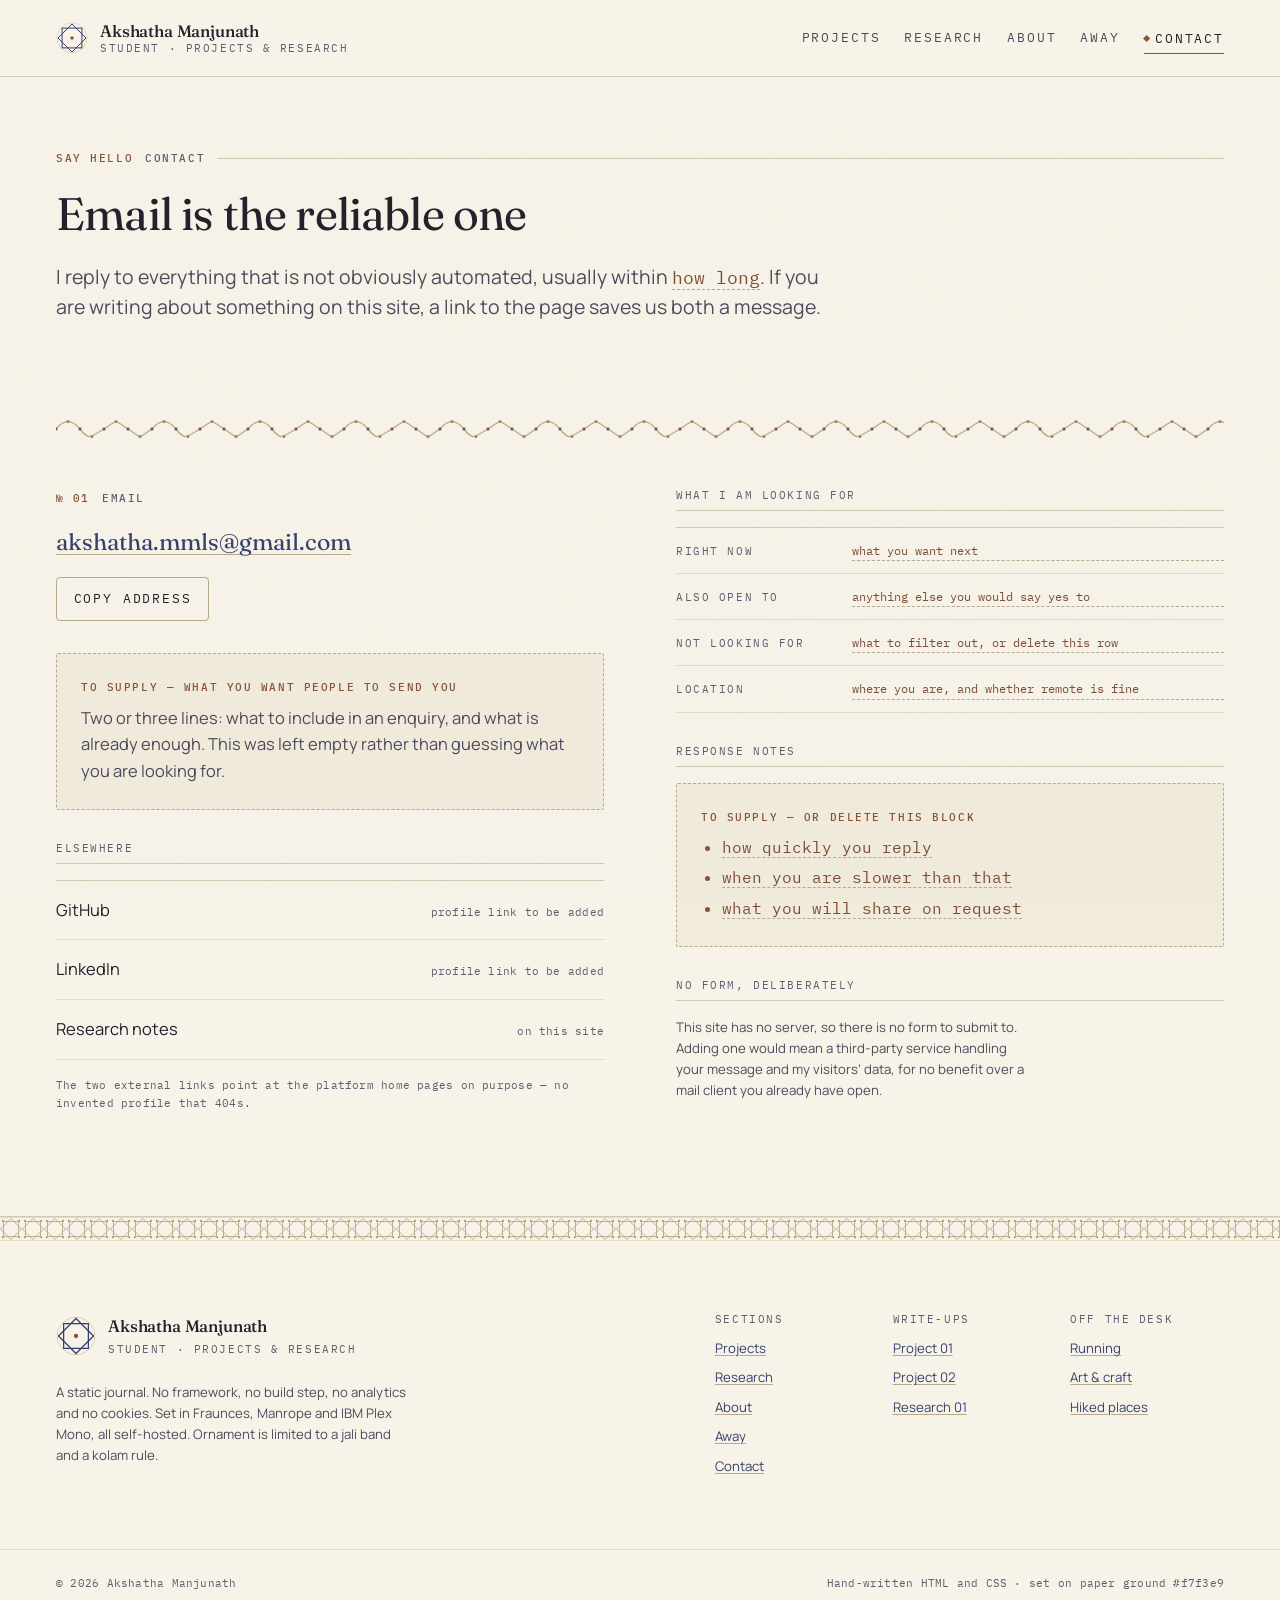
<file: contact/index.html>
<!DOCTYPE html>
<html lang="en">
<head>
<meta charset="utf-8">
<meta name="viewport" content="width=device-width, initial-scale=1">
<title>Contact — Akshatha Manjunath</title>
<meta name="description" content="How to reach me, and what to include in a message about the work on this site.">
<meta name="theme-color" content="#f7f3e9">
<link rel="canonical" href="/contact/">
<link rel="icon" href="/assets/img/favicon.svg" type="image/svg+xml">
<meta property="og:type" content="website">
<meta property="og:title" content="Contact — Akshatha Manjunath">
<meta property="og:description" content="How to reach me, and what to include in a message.">
<meta property="og:url" content="/contact/">

<link rel="preload" href="/assets/fonts/fraunces-300-700-latin.woff2" as="font" type="font/woff2" crossorigin>
<link rel="preload" href="/assets/fonts/manrope-400-700-latin.woff2" as="font" type="font/woff2" crossorigin>
<link rel="stylesheet" href="/assets/css/fonts.css">
<link rel="stylesheet" href="/assets/css/tokens.css">
<link rel="stylesheet" href="/assets/css/base.css">
<link rel="stylesheet" href="/assets/css/components.css">
<link rel="stylesheet" href="/assets/css/pages.css">
<link rel="stylesheet" href="/assets/css/print.css" media="print">
</head>
<body>
<a class="skip-link" href="#main">Skip to content</a>

<header class="site-header">
  <div class="wrap wrap--wide site-header__inner">
    <a class="brand" href="/">
      <img class="brand__mark" src="/assets/img/monogram.svg" alt="" width="48" height="48" decoding="async">
      <span class="brand__text">
        <span class="brand__name">Akshatha Manjunath</span>
        <span class="brand__role">Student · projects &amp; research</span>
      </span>
    </a>

    <button class="nav-toggle" type="button" aria-expanded="false" aria-controls="site-nav">
      <span class="nav-toggle__label">Menu</span>
      <span class="nav-toggle__bars" aria-hidden="true"><i></i><i></i></span>
    </button>

    <nav class="site-nav" id="site-nav" aria-label="Primary">
      <ul class="nav">
        <li><a class="nav__link" href="/projects/">Projects</a></li>
        <li><a class="nav__link" href="/research/">Research</a></li>
        <li><a class="nav__link" href="/about/">About</a></li>
        <li><a class="nav__link" href="/away/">Away</a></li>
        <li><a class="nav__link" href="/contact/" aria-current="page">Contact</a></li>
      </ul>
    </nav>
  </div>
</header>

<main id="main">
  <div class="wrap wrap--wide">
    <div class="page-head">
      <p class="eyebrow"><span class="num">Say hello</span> Contact</p>
      <h1 class="page-head__title">Email is the reliable one</h1>
      <p class="page-head__lede">
        I reply to everything that is not obviously automated, usually within
        <span class="fill">how long</span>. If you are writing about something
        on this site, a link to the page saves us both a message.
      </p>
    </div>

    <hr class="kolam-rule kolam-rule--space">
  </div>

  <section class="wrap wrap--wide section section--flush" aria-labelledby="reach-title">
    <h2 class="visually-hidden" id="reach-title">Ways to get in touch</h2>

    <div class="contact-grid">
      <div class="stack" style="--flow: var(--space-l)">
        <div class="contact-address">
          <p class="eyebrow eyebrow--bare"><span class="num">№ 01</span> Email</p>
          <p class="contact-address__value">
            <a href="mailto:akshatha.mmls@gmail.com">akshatha.mmls@gmail.com</a>
          </p>
          <div class="copy-row">
            <button class="btn" type="button"
                    data-copy="akshatha.mmls@gmail.com"
                    aria-describedby="copy-status">Copy address</button>
            <span class="copy-status" id="copy-status" role="status" aria-live="polite"></span>
          </div>
        </div>

        <div class="slot">
          <span class="slot__label">To supply — what you want people to send you</span>
          <p>
            Two or three lines: what to include in an enquiry, and what is
            already enough. This was left empty rather than guessing what you
            are looking for.
          </p>
        </div>

        <div class="rail-block">
          <h3 class="rail-block__title">Elsewhere</h3>
          <ul class="link-list">
            <li>
              <a href="https://github.com/">
                <span>GitHub</span>
                <span class="link-list__where">profile link to be added</span>
              </a>
            </li>
            <li>
              <a href="https://www.linkedin.com/">
                <span>LinkedIn</span>
                <span class="link-list__where">profile link to be added</span>
              </a>
            </li>
            <li>
              <a href="/research/">
                <span>Research notes</span>
                <span class="link-list__where">on this site</span>
              </a>
            </li>
          </ul>
          <p class="meta">
            The two external links point at the platform home pages on purpose —
            no invented profile that 404s.
          </p>
        </div>
      </div>

      <div class="stack" style="--flow: var(--space-l)">
        <div class="rail-block">
          <h3 class="rail-block__title">What I am looking for</h3>
          <dl class="spec">
            <div class="spec__row">
              <dt>Right now</dt>
              <dd class="fill">what you want next</dd>
            </div>
            <div class="spec__row">
              <dt>Also open to</dt>
              <dd class="fill">anything else you would say yes to</dd>
            </div>
            <div class="spec__row">
              <dt>Not looking for</dt>
              <dd class="fill">what to filter out, or delete this row</dd>
            </div>
            <div class="spec__row">
              <dt>Location</dt>
              <dd class="fill">where you are, and whether remote is fine</dd>
            </div>
          </dl>
        </div>

        <div class="rail-block">
          <h3 class="rail-block__title">Response notes</h3>
          <div class="slot">
            <span class="slot__label">To supply — or delete this block</span>
            <ul>
              <li><span class="fill">how quickly you reply</span></li>
              <li><span class="fill">when you are slower than that</span></li>
              <li><span class="fill">what you will share on request</span></li>
            </ul>
          </div>
        </div>

        <div class="rail-block">
          <h3 class="rail-block__title">No form, deliberately</h3>
          <p class="site-footer__colophon">
            This site has no server, so there is no form to submit to. Adding
            one would mean a third-party service handling your message and my
            visitors&rsquo; data, for no benefit over a mail client you already
            have open.
          </p>
        </div>
      </div>
    </div>
  </section>
</main>

<footer class="site-footer">
  <div class="jali-band" aria-hidden="true"></div>
  <div class="wrap wrap--wide site-footer__body">
    <div class="stack" style="--flow: var(--space-m)">
      <div class="site-footer__wordmark">
        <img class="site-footer__mark" src="/assets/img/monogram.svg" alt="" width="48" height="48" loading="lazy" decoding="async">
        <div>
          <p class="brand__name">Akshatha Manjunath</p>
          <p class="brand__role">Student · projects &amp; research</p>
        </div>
      </div>
      <p class="site-footer__colophon">
        A static journal. No framework, no build step, no analytics and no
        cookies. Set in Fraunces, Manrope and IBM Plex Mono, all self-hosted.
        Ornament is limited to a jali band and a kolam rule.
      </p>
    </div>

    <nav class="footer-nav" aria-label="Footer">
      <div>
        <h2 class="footer-nav__title">Sections</h2>
        <ul>
          <li><a href="/projects/">Projects</a></li>
          <li><a href="/research/">Research</a></li>
          <li><a href="/about/">About</a></li>
          <li><a href="/away/">Away</a></li>
          <li><a href="/contact/">Contact</a></li>
        </ul>
      </div>
      <div>
        <h2 class="footer-nav__title">Write-ups</h2>
        <ul>
          <li><a href="/projects/project-01/">Project 01</a></li>
          <li><a href="/projects/project-02/">Project 02</a></li>
          <li><a href="/research/research-01/">Research 01</a></li>
        </ul>
      </div>
      <div>
        <h2 class="footer-nav__title">Off the desk</h2>
        <ul>
          <li><a href="/away/#running">Running</a></li>
          <li><a href="/away/#craft">Art &amp; craft</a></li>
          <li><a href="/away/#hikes">Hiked places</a></li>
        </ul>
      </div>
    </nav>
  </div>

  <div class="wrap wrap--wide site-footer__legal">
    <p>© <span data-year>2026</span> Akshatha Manjunath</p>
    <p>Hand-written HTML and CSS · set on paper ground #f7f3e9</p>
  </div>

  <div class="wrap wrap--wide print-only print-colophon">
    Printed from akshatha&rsquo;s journal. The contact address is a placeholder;
    see README.md.
  </div>
</footer>

<script src="/assets/js/site.js" defer></script>
</body>
</html>
</file>
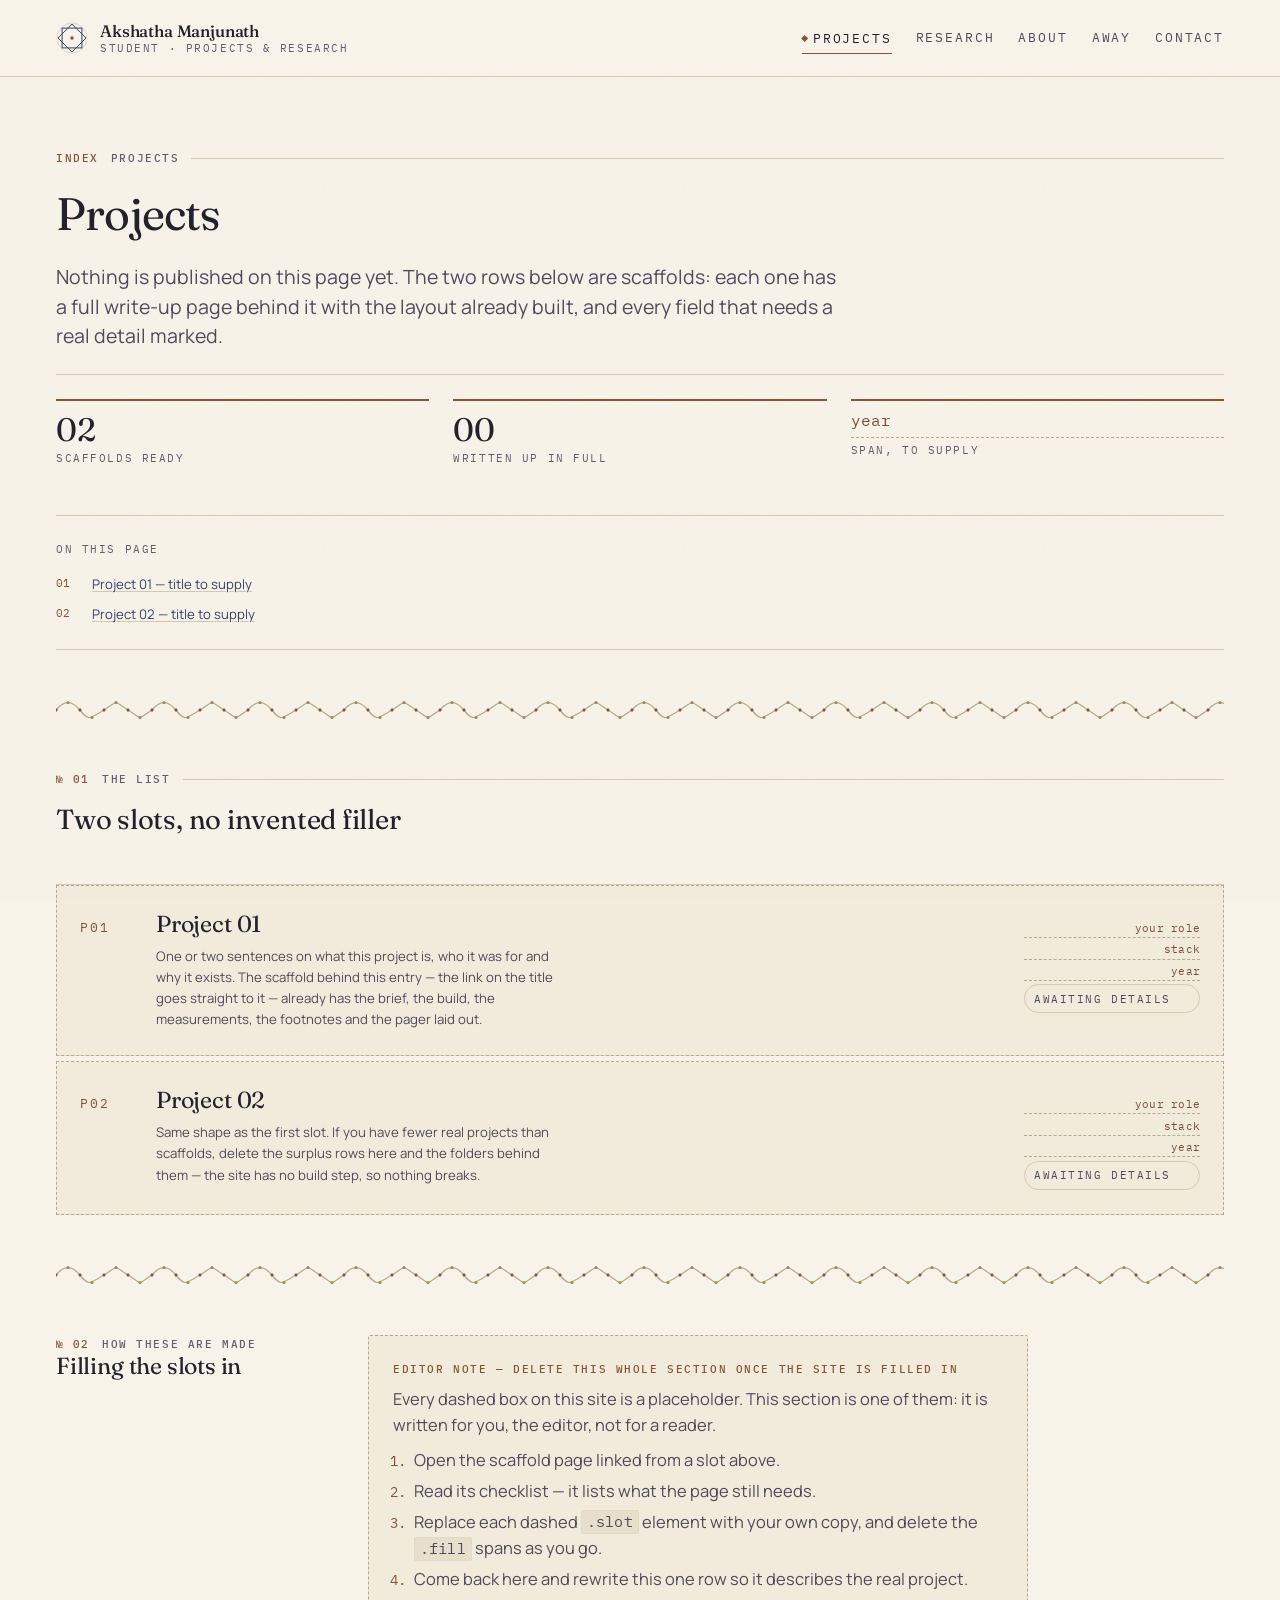
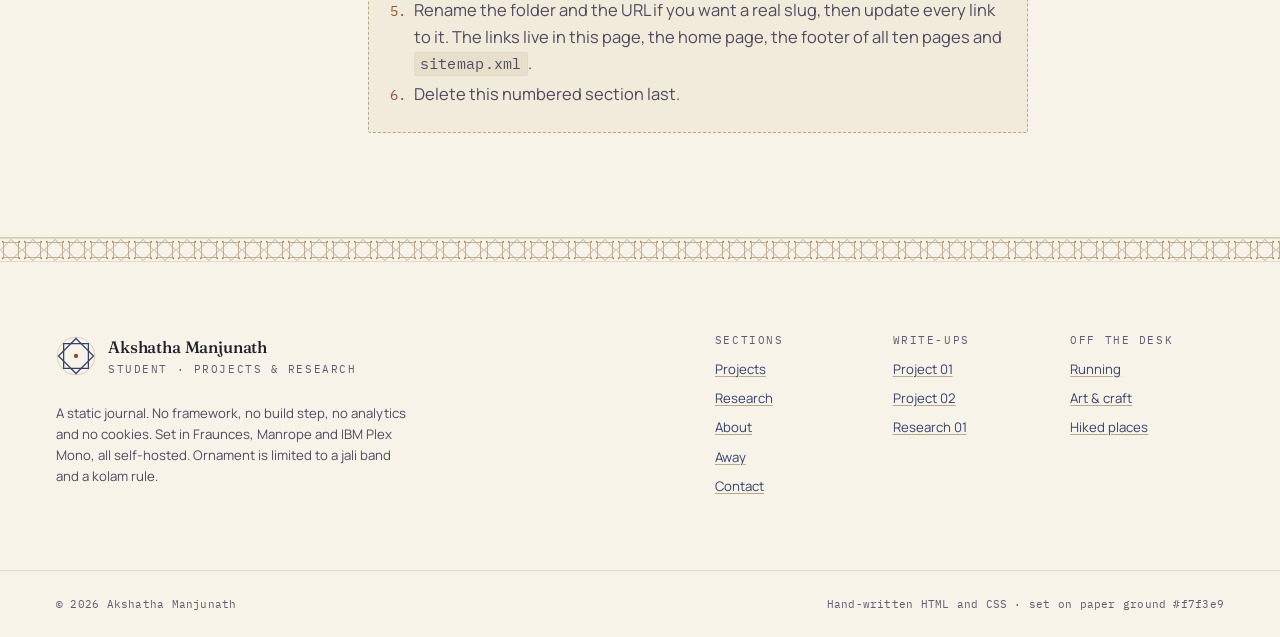
<file: projects/index.html>
<!DOCTYPE html>
<html lang="en">
<head>
<meta charset="utf-8">
<meta name="viewport" content="width=device-width, initial-scale=1">
<title>Projects — Akshatha Manjunath</title>
<meta name="description" content="Project write-ups. Nothing published here yet: two write-up scaffolds are ready and waiting for real details.">
<meta name="theme-color" content="#f7f3e9">
<link rel="canonical" href="/projects/">
<link rel="icon" href="/assets/img/favicon.svg" type="image/svg+xml">
<meta property="og:type" content="website">
<meta property="og:title" content="Projects — Akshatha Manjunath">
<meta property="og:description" content="Project write-ups. Nothing published here yet: two write-up scaffolds are ready and waiting for real details.">
<meta property="og:url" content="/projects/">

<link rel="preload" href="/assets/fonts/fraunces-300-700-latin.woff2" as="font" type="font/woff2" crossorigin>
<link rel="preload" href="/assets/fonts/manrope-400-700-latin.woff2" as="font" type="font/woff2" crossorigin>
<link rel="stylesheet" href="/assets/css/fonts.css">
<link rel="stylesheet" href="/assets/css/tokens.css">
<link rel="stylesheet" href="/assets/css/base.css">
<link rel="stylesheet" href="/assets/css/components.css">
<link rel="stylesheet" href="/assets/css/pages.css">
<link rel="stylesheet" href="/assets/css/print.css" media="print">
</head>
<body>
<a class="skip-link" href="#main">Skip to content</a>

<header class="site-header">
  <div class="wrap wrap--wide site-header__inner">
    <a class="brand" href="/">
      <img class="brand__mark" src="/assets/img/monogram.svg" alt="" width="48" height="48" decoding="async">
      <span class="brand__text">
        <span class="brand__name">Akshatha Manjunath</span>
        <span class="brand__role">Student · projects &amp; research</span>
      </span>
    </a>

    <button class="nav-toggle" type="button" aria-expanded="false" aria-controls="site-nav">
      <span class="nav-toggle__label">Menu</span>
      <span class="nav-toggle__bars" aria-hidden="true"><i></i><i></i></span>
    </button>

    <nav class="site-nav" id="site-nav" aria-label="Primary">
      <ul class="nav">
        <li><a class="nav__link" href="/projects/" aria-current="page">Projects</a></li>
        <li><a class="nav__link" href="/research/">Research</a></li>
        <li><a class="nav__link" href="/about/">About</a></li>
        <li><a class="nav__link" href="/away/">Away</a></li>
        <li><a class="nav__link" href="/contact/">Contact</a></li>
      </ul>
    </nav>
  </div>
</header>

<main id="main">
  <div class="wrap wrap--wide">
    <div class="page-head">
      <p class="eyebrow"><span class="num">Index</span> Projects</p>
      <h1 class="page-head__title">Projects</h1>
      <p class="page-head__lede">
        Nothing is published on this page yet. The two rows below are scaffolds:
        each one has a full write-up page behind it with the layout already
        built, and every field that needs a real detail marked.
      </p>
      <div class="page-head__shape">
        <div class="stat">
          <span class="stat__num">02</span>
          <span class="stat__label">Scaffolds ready</span>
        </div>
        <div class="stat">
          <span class="stat__num">00</span>
          <span class="stat__label">Written up in full</span>
        </div>
        <div class="stat">
          <span class="stat__num fill">year</span>
          <span class="stat__label">Span, to supply</span>
        </div>
      </div>
    </div>

    <div class="toc" style="margin-bottom: var(--space-xl)">
      <p class="toc__title">On this page</p>
      <ol>
        <li><a href="#project-01">Project 01 — title to supply</a></li>
        <li><a href="#project-02">Project 02 — title to supply</a></li>
      </ol>
    </div>

    <hr class="kolam-rule kolam-rule--space">
  </div>

  <section class="wrap wrap--wide section section--flush" aria-labelledby="list-title">
    <div class="section-head">
      <p class="eyebrow"><span class="num">№ 01</span> The list</p>
      <h2 class="section-head__title" id="list-title">Two slots, no invented filler</h2>
    </div>

    <ul class="entry-list">
      <li class="entry entry--slot" id="project-01">
        <span class="entry__num">P01</span>
        <div>
          <h3 class="entry__title"><a href="/projects/project-01/">Project 01</a></h3>
          <p class="entry__body">
            One or two sentences on what this project is, who it was for and
            why it exists. The scaffold behind this entry — the link on the
            title goes straight to it — already has the brief, the build, the
            measurements, the footnotes and the pager laid out.
          </p>
        </div>
        <p class="entry__meta">
          <span class="fill">your role</span>
          <span class="fill">stack</span>
          <span class="fill">year</span>
          <span class="chip">Awaiting details</span>
        </p>
      </li>

      <li class="entry entry--slot" id="project-02">
        <span class="entry__num">P02</span>
        <div>
          <h3 class="entry__title"><a href="/projects/project-02/">Project 02</a></h3>
          <p class="entry__body">
            Same shape as the first slot. If you have fewer real projects than
            scaffolds, delete the surplus rows here and the folders behind
            them — the site has no build step, so nothing breaks.
          </p>
        </div>
        <p class="entry__meta">
          <span class="fill">your role</span>
          <span class="fill">stack</span>
          <span class="fill">year</span>
          <span class="chip">Awaiting details</span>
        </p>
      </li>
    </ul>
  </section>

  <div class="wrap wrap--wide"><hr class="kolam-rule kolam-rule--space"></div>

  <section class="wrap wrap--wide section section--flush" aria-labelledby="how-title" data-reveal>
    <div class="split">
      <div class="split__aside">
        <p class="eyebrow eyebrow--bare"><span class="num">№ 02</span> How these are made</p>
        <h2 class="split__title" id="how-title">Filling the slots in</h2>
      </div>
      <div class="prose">
        <div class="slot">
          <span class="slot__label">Editor note — delete this whole section once the site is filled in</span>
          <p>
            Every dashed box on this site is a placeholder. This section is
            one of them: it is written for you, the editor, not for a reader.
          </p>
          <ol>
            <li>Open the scaffold page linked from a slot above.</li>
            <li>Read its checklist — it lists what the page still needs.</li>
            <li>Replace each dashed <code>.slot</code> element with your own copy, and delete the <code>.fill</code> spans as you go.</li>
            <li>Come back here and rewrite this one row so it describes the real project.</li>
            <li>Rename the folder and the URL if you want a real slug, then update every link to it. The links live in this page, the home page, the footer of all ten pages and <code>sitemap.xml</code>.</li>
            <li>Delete this numbered section last.</li>
          </ol>
        </div>
      </div>
    </div>
  </section>
</main>

<footer class="site-footer">
  <div class="jali-band" aria-hidden="true"></div>
  <div class="wrap wrap--wide site-footer__body">
    <div class="stack" style="--flow: var(--space-m)">
      <div class="site-footer__wordmark">
        <img class="site-footer__mark" src="/assets/img/monogram.svg" alt="" width="48" height="48" loading="lazy" decoding="async">
        <div>
          <p class="brand__name">Akshatha Manjunath</p>
          <p class="brand__role">Student · projects &amp; research</p>
        </div>
      </div>
      <p class="site-footer__colophon">
        A static journal. No framework, no build step, no analytics and no
        cookies. Set in Fraunces, Manrope and IBM Plex Mono, all self-hosted.
        Ornament is limited to a jali band and a kolam rule.
      </p>
    </div>

    <nav class="footer-nav" aria-label="Footer">
      <div>
        <h2 class="footer-nav__title">Sections</h2>
        <ul>
          <li><a href="/projects/">Projects</a></li>
          <li><a href="/research/">Research</a></li>
          <li><a href="/about/">About</a></li>
          <li><a href="/away/">Away</a></li>
          <li><a href="/contact/">Contact</a></li>
        </ul>
      </div>
      <div>
        <h2 class="footer-nav__title">Write-ups</h2>
        <ul>
          <li><a href="/projects/project-01/">Project 01</a></li>
          <li><a href="/projects/project-02/">Project 02</a></li>
          <li><a href="/research/research-01/">Research 01</a></li>
        </ul>
      </div>
      <div>
        <h2 class="footer-nav__title">Off the desk</h2>
        <ul>
          <li><a href="/away/#running">Running</a></li>
          <li><a href="/away/#craft">Art &amp; craft</a></li>
          <li><a href="/away/#hikes">Hiked places</a></li>
        </ul>
      </div>
    </nav>
  </div>

  <div class="wrap wrap--wide site-footer__legal">
    <p>© <span data-year>2026</span> Akshatha Manjunath</p>
    <p>Hand-written HTML and CSS · set on paper ground #f7f3e9</p>
  </div>

  <div class="wrap wrap--wide print-only print-colophon">
    Printed from akshatha&rsquo;s journal, with the unedited scaffolds in place.
    Dashed boxes and bracketed fields are content still to be supplied.
  </div>
</footer>

<script src="/assets/js/site.js" defer></script>
</body>
</html>
</file>
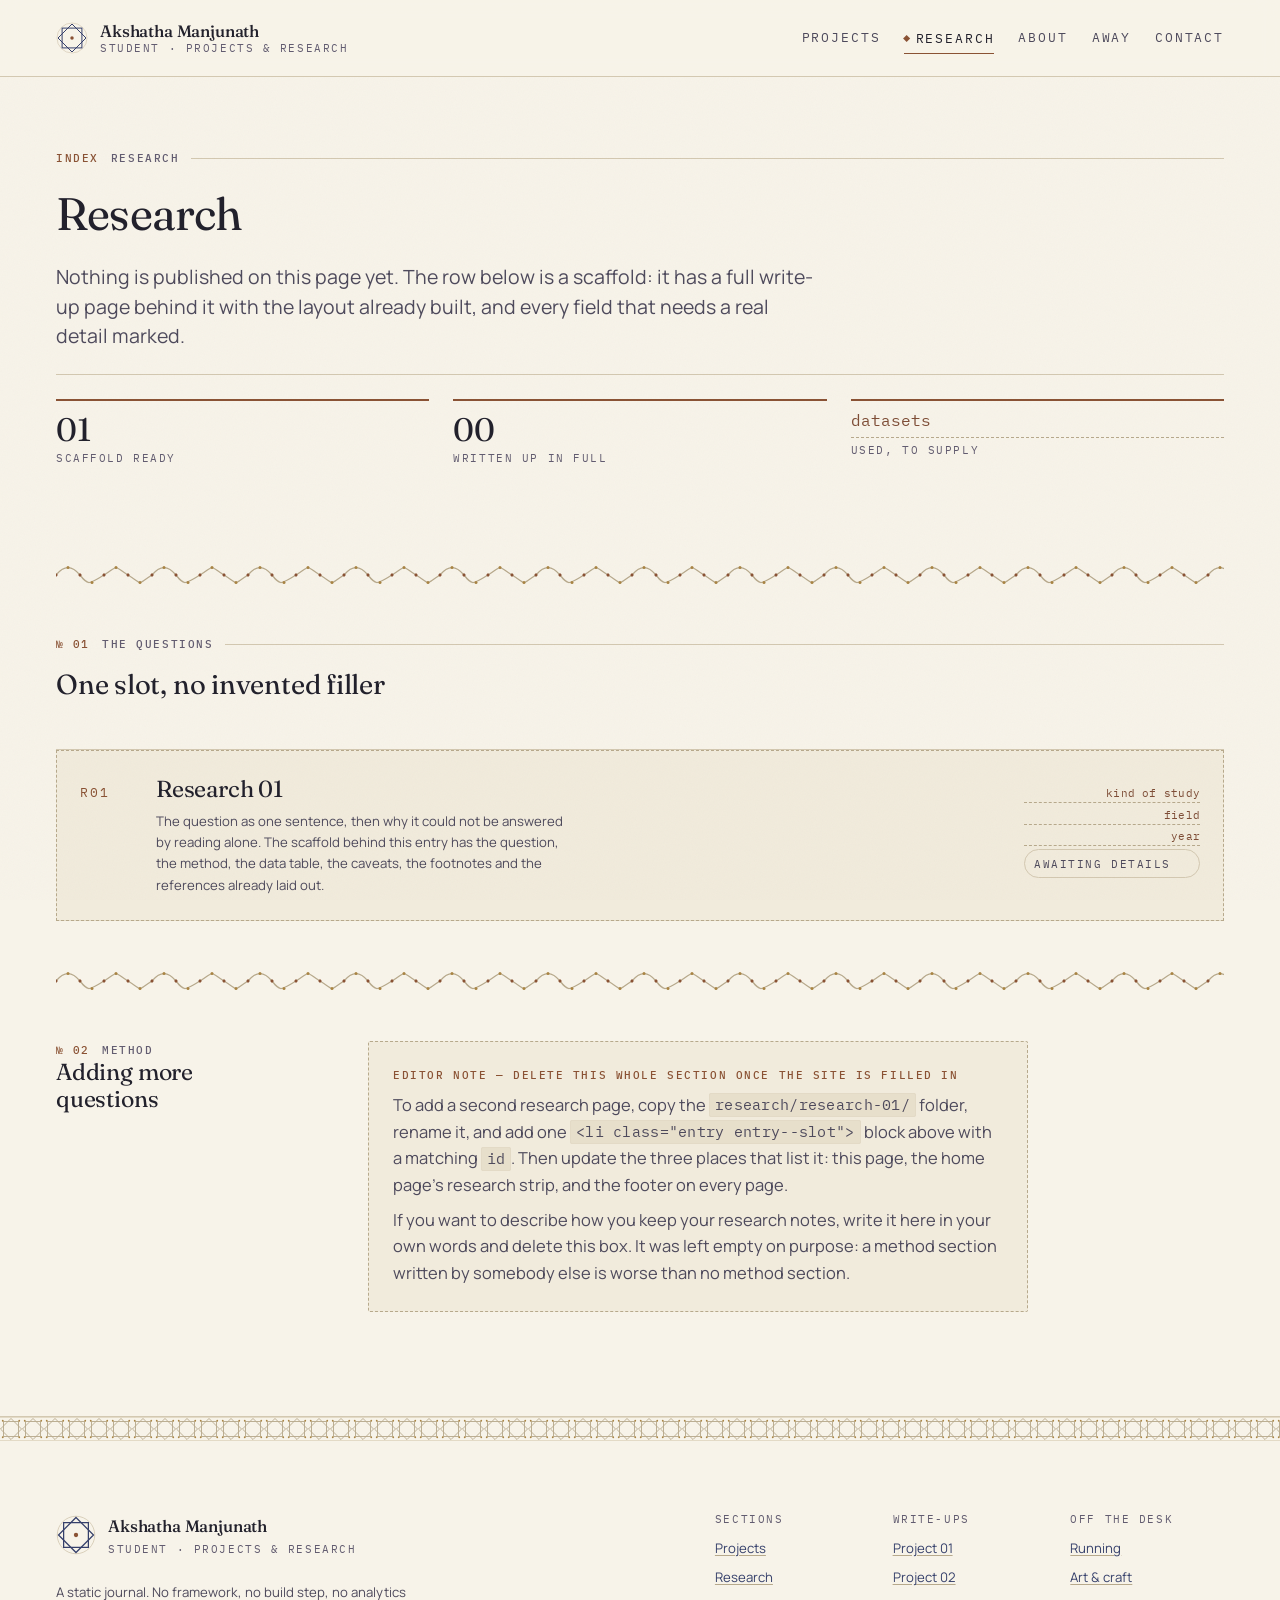
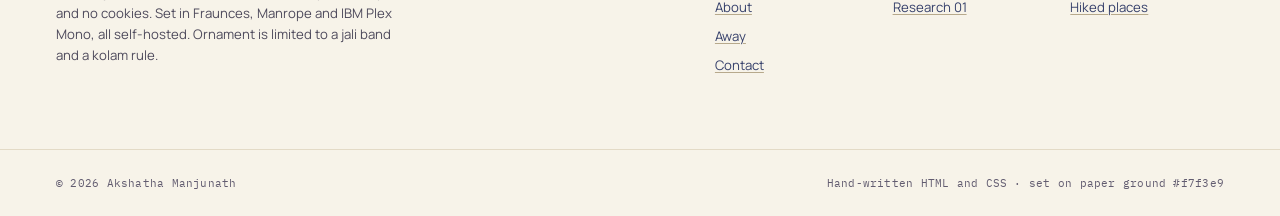
<file: research/index.html>
<!DOCTYPE html>
<html lang="en">
<head>
<meta charset="utf-8">
<meta name="viewport" content="width=device-width, initial-scale=1">
<title>Research — Akshatha Manjunath</title>
<meta name="description" content="Research notes. Nothing published here yet: one write-up scaffold is ready and waiting for real details.">
<meta name="theme-color" content="#f7f3e9">
<link rel="canonical" href="/research/">
<link rel="icon" href="/assets/img/favicon.svg" type="image/svg+xml">
<meta property="og:type" content="website">
<meta property="og:title" content="Research — Akshatha Manjunath">
<meta property="og:description" content="Research notes. Nothing published here yet: one write-up scaffold is ready and waiting for real details.">
<meta property="og:url" content="/research/">

<link rel="preload" href="/assets/fonts/fraunces-300-700-latin.woff2" as="font" type="font/woff2" crossorigin>
<link rel="preload" href="/assets/fonts/manrope-400-700-latin.woff2" as="font" type="font/woff2" crossorigin>
<link rel="stylesheet" href="/assets/css/fonts.css">
<link rel="stylesheet" href="/assets/css/tokens.css">
<link rel="stylesheet" href="/assets/css/base.css">
<link rel="stylesheet" href="/assets/css/components.css">
<link rel="stylesheet" href="/assets/css/pages.css">
<link rel="stylesheet" href="/assets/css/print.css" media="print">
</head>
<body>
<a class="skip-link" href="#main">Skip to content</a>

<header class="site-header">
  <div class="wrap wrap--wide site-header__inner">
    <a class="brand" href="/">
      <img class="brand__mark" src="/assets/img/monogram.svg" alt="" width="48" height="48" decoding="async">
      <span class="brand__text">
        <span class="brand__name">Akshatha Manjunath</span>
        <span class="brand__role">Student · projects &amp; research</span>
      </span>
    </a>

    <button class="nav-toggle" type="button" aria-expanded="false" aria-controls="site-nav">
      <span class="nav-toggle__label">Menu</span>
      <span class="nav-toggle__bars" aria-hidden="true"><i></i><i></i></span>
    </button>

    <nav class="site-nav" id="site-nav" aria-label="Primary">
      <ul class="nav">
        <li><a class="nav__link" href="/projects/">Projects</a></li>
        <li><a class="nav__link" href="/research/" aria-current="page">Research</a></li>
        <li><a class="nav__link" href="/about/">About</a></li>
        <li><a class="nav__link" href="/away/">Away</a></li>
        <li><a class="nav__link" href="/contact/">Contact</a></li>
      </ul>
    </nav>
  </div>
</header>

<main id="main">
  <div class="wrap wrap--wide">
    <div class="page-head">
      <p class="eyebrow"><span class="num">Index</span> Research</p>
      <h1 class="page-head__title">Research</h1>
      <p class="page-head__lede">
        Nothing is published on this page yet. The row below is a scaffold: it
        has a full write-up page behind it with the layout already built, and
        every field that needs a real detail marked.
      </p>
      <div class="page-head__shape">
        <div class="stat">
          <span class="stat__num">01</span>
          <span class="stat__label">Scaffold ready</span>
        </div>
        <div class="stat">
          <span class="stat__num">00</span>
          <span class="stat__label">Written up in full</span>
        </div>
        <div class="stat">
          <span class="stat__num fill">datasets</span>
          <span class="stat__label">Used, to supply</span>
        </div>
      </div>
    </div>

    <hr class="kolam-rule kolam-rule--space">
  </div>

  <section class="wrap wrap--wide section section--flush" aria-labelledby="list-title">
    <div class="section-head">
      <p class="eyebrow"><span class="num">№ 01</span> The questions</p>
      <h2 class="section-head__title" id="list-title">One slot, no invented filler</h2>
    </div>

    <ul class="entry-list">
      <li class="entry entry--slot" id="research-01">
        <span class="entry__num">R01</span>
        <div>
          <h3 class="entry__title"><a href="/research/research-01/">Research 01</a></h3>
          <p class="entry__body">
            The question as one sentence, then why it could not be answered by
            reading alone. The scaffold behind this entry has the question,
            the method, the data table, the caveats, the footnotes and the
            references already laid out.
          </p>
        </div>
        <p class="entry__meta">
          <span class="fill">kind of study</span>
          <span class="fill">field</span>
          <span class="fill">year</span>
          <span class="chip">Awaiting details</span>
        </p>
      </li>
    </ul>
  </section>

  <div class="wrap wrap--wide"><hr class="kolam-rule kolam-rule--space"></div>

  <section class="wrap wrap--wide section section--flush" aria-labelledby="method-title" data-reveal>
    <div class="split">
      <div class="split__aside">
        <p class="eyebrow eyebrow--bare"><span class="num">№ 02</span> Method</p>
        <h2 class="split__title" id="method-title">Adding more questions</h2>
      </div>
      <div class="prose">
        <div class="slot">
          <span class="slot__label">Editor note — delete this whole section once the site is filled in</span>
          <p>
            To add a second research page, copy the
            <code>research/research-01/</code> folder, rename it, and add one
            <code>&lt;li class="entry entry--slot"&gt;</code> block above with a
            matching <code>id</code>. Then update the three places that list
            it: this page, the home page&rsquo;s research strip, and the footer
            on every page.
          </p>
          <p>
            If you want to describe how you keep your research notes, write it
            here in your own words and delete this box. It was left empty on
            purpose: a method section written by somebody else is worse than no
            method section.
          </p>
        </div>
      </div>
    </div>
  </section>
</main>

<footer class="site-footer">
  <div class="jali-band" aria-hidden="true"></div>
  <div class="wrap wrap--wide site-footer__body">
    <div class="stack" style="--flow: var(--space-m)">
      <div class="site-footer__wordmark">
        <img class="site-footer__mark" src="/assets/img/monogram.svg" alt="" width="48" height="48" loading="lazy" decoding="async">
        <div>
          <p class="brand__name">Akshatha Manjunath</p>
          <p class="brand__role">Student · projects &amp; research</p>
        </div>
      </div>
      <p class="site-footer__colophon">
        A static journal. No framework, no build step, no analytics and no
        cookies. Set in Fraunces, Manrope and IBM Plex Mono, all self-hosted.
        Ornament is limited to a jali band and a kolam rule.
      </p>
    </div>

    <nav class="footer-nav" aria-label="Footer">
      <div>
        <h2 class="footer-nav__title">Sections</h2>
        <ul>
          <li><a href="/projects/">Projects</a></li>
          <li><a href="/research/">Research</a></li>
          <li><a href="/about/">About</a></li>
          <li><a href="/away/">Away</a></li>
          <li><a href="/contact/">Contact</a></li>
        </ul>
      </div>
      <div>
        <h2 class="footer-nav__title">Write-ups</h2>
        <ul>
          <li><a href="/projects/project-01/">Project 01</a></li>
          <li><a href="/projects/project-02/">Project 02</a></li>
          <li><a href="/research/research-01/">Research 01</a></li>
        </ul>
      </div>
      <div>
        <h2 class="footer-nav__title">Off the desk</h2>
        <ul>
          <li><a href="/away/#running">Running</a></li>
          <li><a href="/away/#craft">Art &amp; craft</a></li>
          <li><a href="/away/#hikes">Hiked places</a></li>
        </ul>
      </div>
    </nav>
  </div>

  <div class="wrap wrap--wide site-footer__legal">
    <p>© <span data-year>2026</span> Akshatha Manjunath</p>
    <p>Hand-written HTML and CSS · set on paper ground #f7f3e9</p>
  </div>

  <div class="wrap wrap--wide print-only print-colophon">
    Printed from akshatha&rsquo;s journal, with the unedited scaffolds in place.
    Dashed boxes and bracketed fields are content still to be supplied.
  </div>
</footer>

<script src="/assets/js/site.js" defer></script>
</body>
</html>
</file>
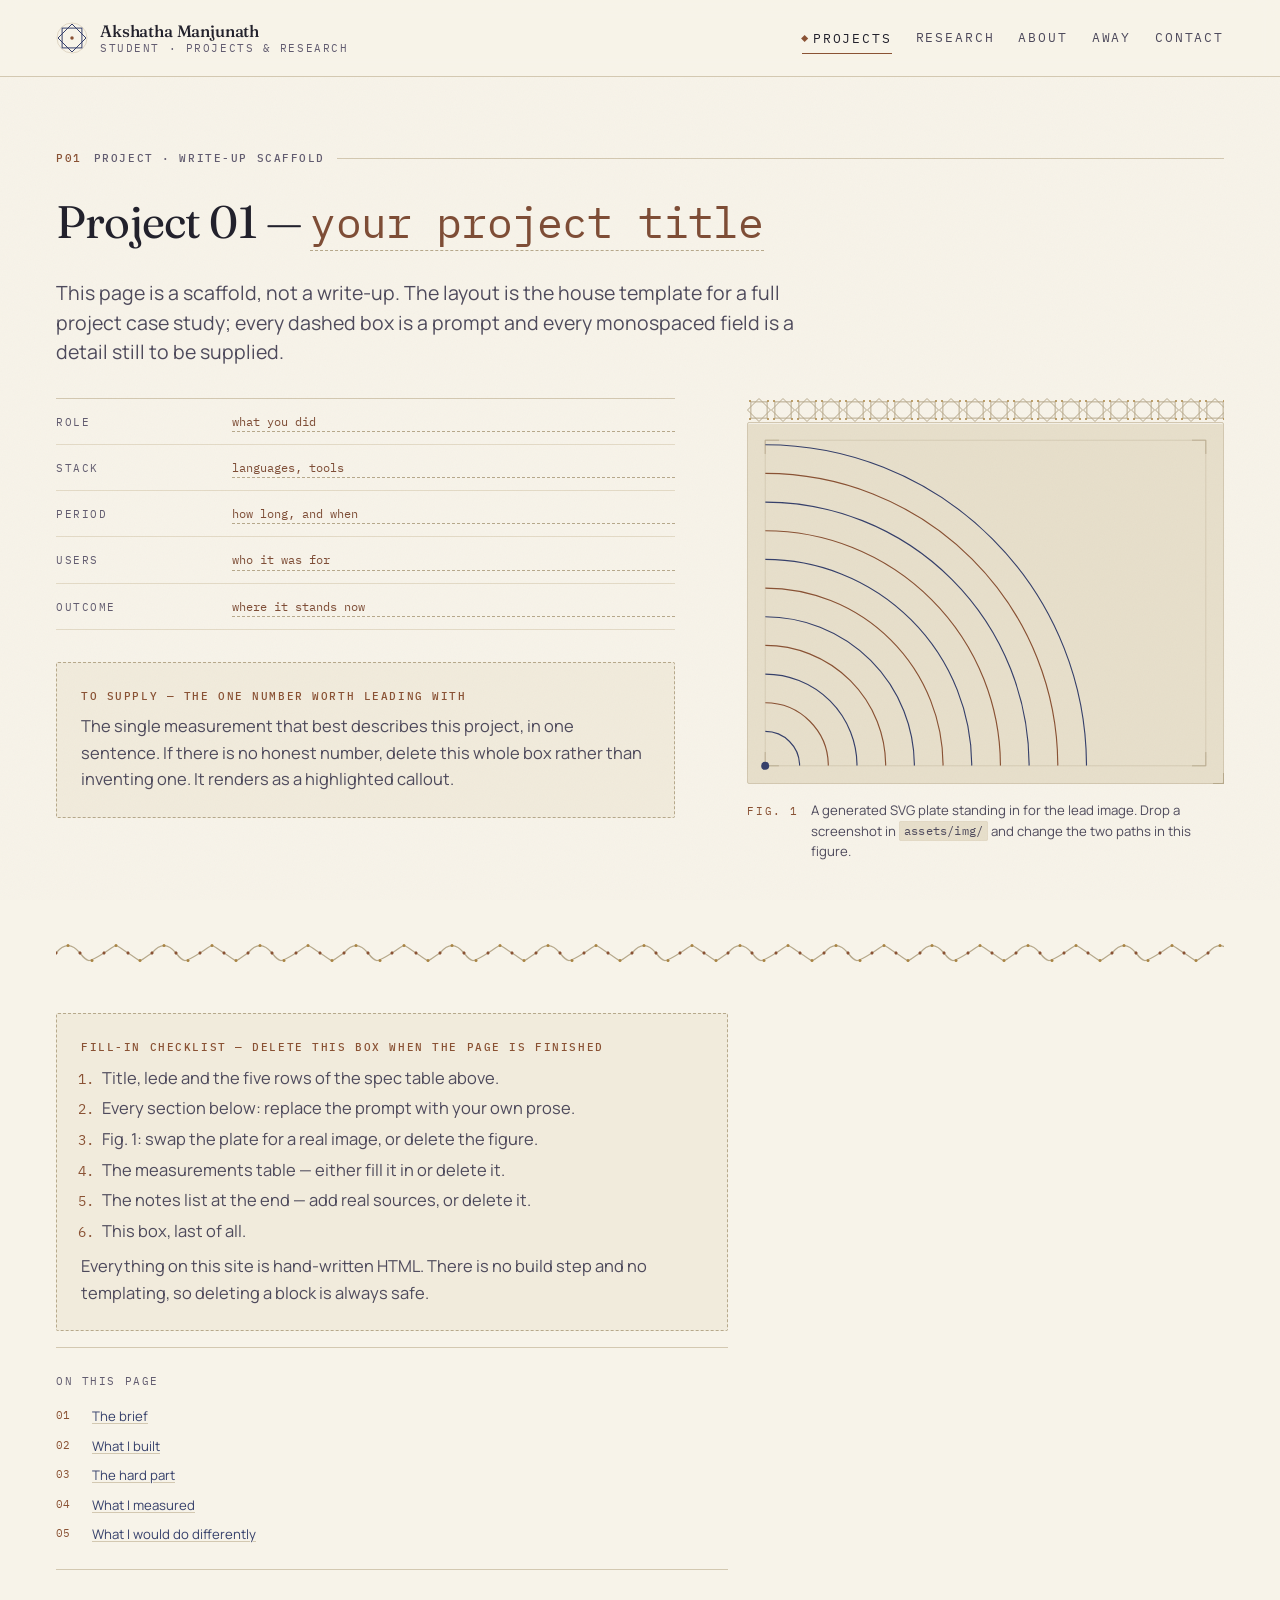
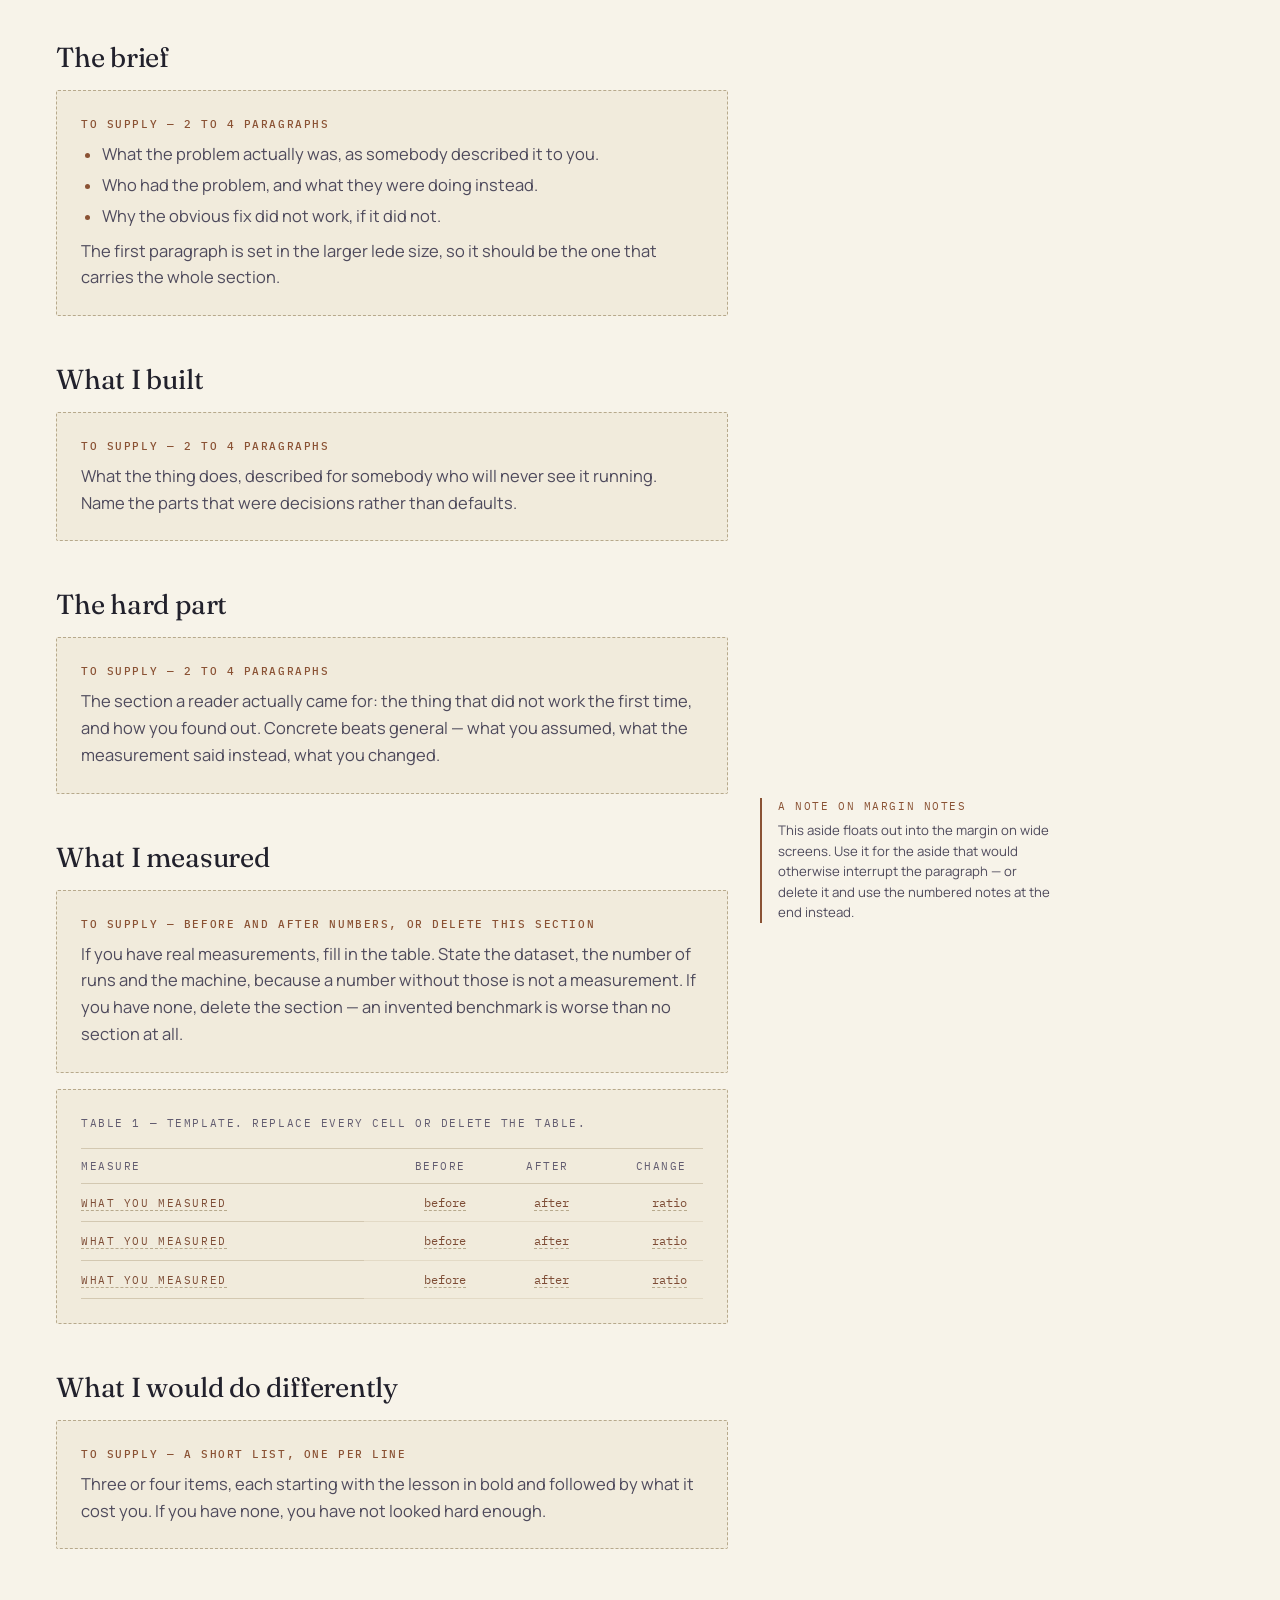
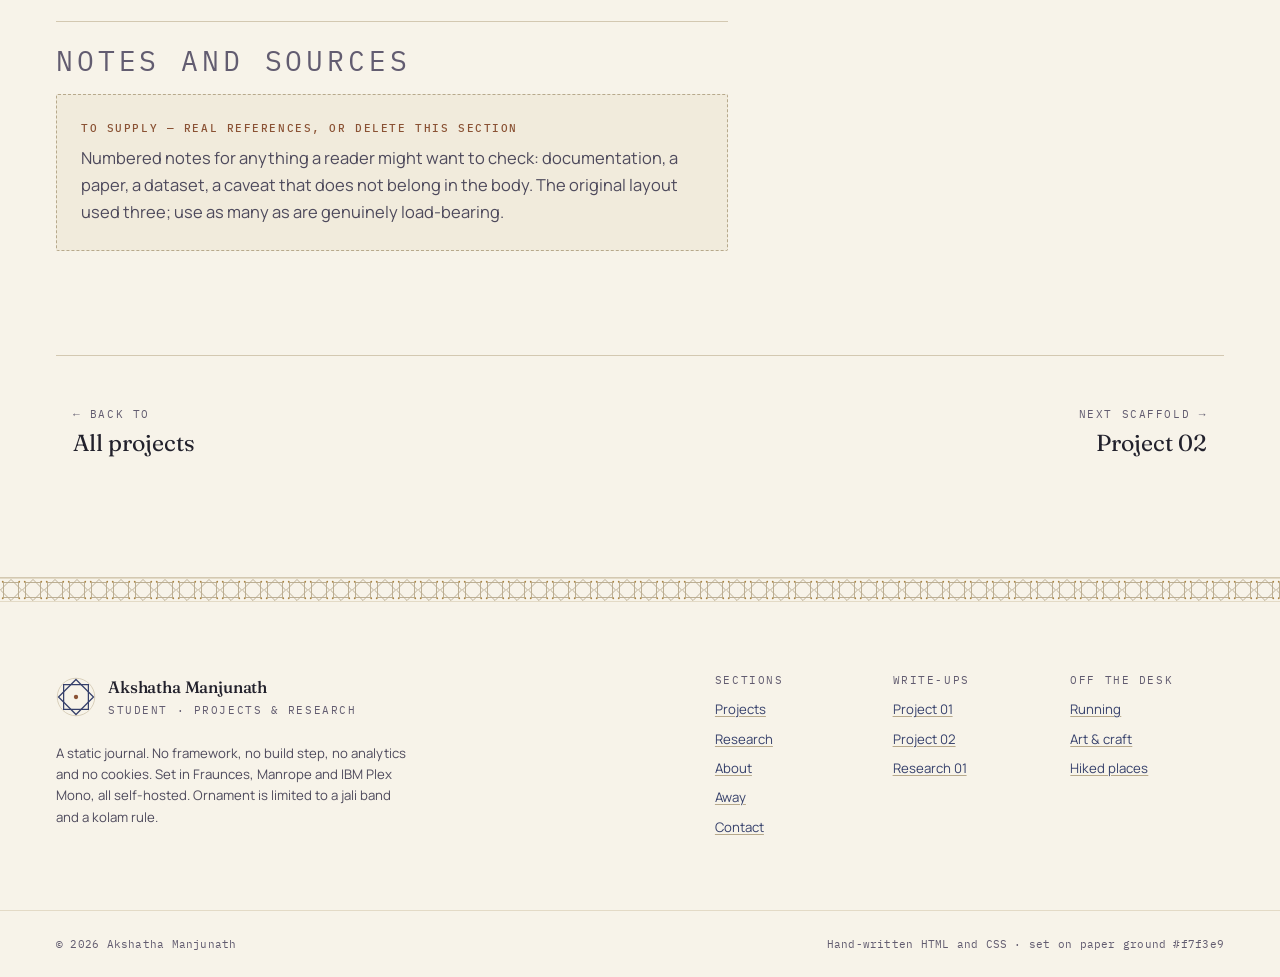
<file: projects/project-01/index.html>
<!DOCTYPE html>
<html lang="en">
<head>
<meta charset="utf-8">
<meta name="viewport" content="width=device-width, initial-scale=1">
<title>Project 01 — write-up scaffold — Akshatha Manjunath</title>
<meta name="description" content="A project write-up scaffold: the full case-study layout with every field marked for content still to be supplied.">
<meta name="theme-color" content="#f7f3e9">
<link rel="canonical" href="/projects/project-01/">
<link rel="icon" href="/assets/img/favicon.svg" type="image/svg+xml">
<meta property="og:type" content="article">
<meta property="og:title" content="Project 01 — write-up scaffold">
<meta property="og:description" content="A project write-up scaffold, awaiting real details.">
<meta property="og:url" content="/projects/project-01/">

<link rel="preload" href="/assets/fonts/fraunces-300-700-latin.woff2" as="font" type="font/woff2" crossorigin>
<link rel="preload" href="/assets/fonts/manrope-400-700-latin.woff2" as="font" type="font/woff2" crossorigin>
<link rel="stylesheet" href="/assets/css/fonts.css">
<link rel="stylesheet" href="/assets/css/tokens.css">
<link rel="stylesheet" href="/assets/css/base.css">
<link rel="stylesheet" href="/assets/css/components.css">
<link rel="stylesheet" href="/assets/css/pages.css">
<link rel="stylesheet" href="/assets/css/print.css" media="print">
</head>
<body>
<a class="skip-link" href="#main">Skip to content</a>

<header class="site-header">
  <div class="wrap wrap--wide site-header__inner">
    <a class="brand" href="/">
      <img class="brand__mark" src="/assets/img/monogram.svg" alt="" width="48" height="48" decoding="async">
      <span class="brand__text">
        <span class="brand__name">Akshatha Manjunath</span>
        <span class="brand__role">Student · projects &amp; research</span>
      </span>
    </a>

    <button class="nav-toggle" type="button" aria-expanded="false" aria-controls="site-nav">
      <span class="nav-toggle__label">Menu</span>
      <span class="nav-toggle__bars" aria-hidden="true"><i></i><i></i></span>
    </button>

    <nav class="site-nav" id="site-nav" aria-label="Primary">
      <ul class="nav">
        <li><a class="nav__link" href="/projects/" aria-current="page">Projects</a></li>
        <li><a class="nav__link" href="/research/">Research</a></li>
        <li><a class="nav__link" href="/about/">About</a></li>
        <li><a class="nav__link" href="/away/">Away</a></li>
        <li><a class="nav__link" href="/contact/">Contact</a></li>
      </ul>
    </nav>
  </div>
</header>

<main id="main">
  <article>

    <!-- ============================================ HERO -->
    <!-- Scaffold. Replace each .slot with your own copy and delete every
         .fill span as you go. The full list is in README.md. -->
    <header class="wrap wrap--wide case-hero">
      <p class="eyebrow"><span class="num">P01</span> Project · write-up scaffold</p>
      <h1 class="case-hero__title">Project 01 — <span class="fill">your project title</span></h1>
      <p class="page-head__lede">
        This page is a scaffold, not a write-up. The layout is the house
        template for a full project case study; every dashed box is a prompt
        and every monospaced field is a detail still to be supplied.
      </p>

      <div class="case-hero__body">
        <div class="stack" style="--flow: var(--space-l)">
          <dl class="spec">
            <div class="spec__row">
              <dt>Role</dt>
              <dd class="fill">what you did</dd>
            </div>
            <div class="spec__row">
              <dt>Stack</dt>
              <dd class="fill">languages, tools</dd>
            </div>
            <div class="spec__row">
              <dt>Period</dt>
              <dd class="fill">how long, and when</dd>
            </div>
            <div class="spec__row">
              <dt>Users</dt>
              <dd class="fill">who it was for</dd>
            </div>
            <div class="spec__row">
              <dt>Outcome</dt>
              <dd class="fill">where it stands now</dd>
            </div>
          </dl>

          <div class="slot">
            <span class="slot__label">To supply — the one number worth leading with</span>
            <p>
              The single measurement that best describes this project, in one
              sentence. If there is no honest number, delete this whole box
              rather than inventing one. It renders as a highlighted callout.
            </p>
          </div>
        </div>

        <figure class="case-figure">
          <div class="jali-band jali-band--bare" aria-hidden="true"></div>
          <a class="plate" href="/assets/img/plates/plate-arcs.svg" data-lightbox>
            <img src="/assets/img/plates/plate-arcs.svg" alt="Plate: nested quarter-arcs radiating from one corner, alternating indigo and terracotta." width="800" height="600" decoding="async">
          </a>
          <figcaption>
            <span class="figcaption__num">Fig. 1</span>
            <span>A generated SVG plate standing in for the lead image.
            <em>Drop a screenshot in <code>assets/img/</code> and change the two
            paths in this figure.</em></span>
          </figcaption>
        </figure>
      </div>
    </header>

    <div class="wrap wrap--wide">
      <hr class="kolam-rule kolam-rule--space">
    </div>

    <!-- ============================================ BODY -->
    <div class="wrap wrap--wide section section--flush">
      <div class="prose prose--case">

        <div class="slot">
          <span class="slot__label">Fill-in checklist — delete this box when the page is finished</span>
          <ol>
            <li>Title, lede and the five rows of the spec table above.</li>
            <li>Every section below: replace the prompt with your own prose.</li>
            <li>Fig. 1: swap the plate for a real image, or delete the figure.</li>
            <li>The measurements table — either fill it in or delete it.</li>
            <li>The notes list at the end — add real sources, or delete it.</li>
            <li>This box, last of all.</li>
          </ol>
          <p>
            Everything on this site is hand-written HTML. There is no build
            step and no templating, so deleting a block is always safe.
          </p>
        </div>

        <nav class="toc" aria-label="On this page" style="margin-bottom: var(--space-2xl)">
          <p class="toc__title">On this page</p>
          <ol>
            <li><a href="#brief">The brief</a></li>
            <li><a href="#built">What I built</a></li>
            <li><a href="#hard">The hard part</a></li>
            <li><a href="#measured">What I measured</a></li>
            <li><a href="#differently">What I would do differently</a></li>
          </ol>
        </nav>

        <h2 id="brief">The brief</h2>
        <div class="slot">
          <span class="slot__label">To supply — 2 to 4 paragraphs</span>
          <ul>
            <li>What the problem actually was, as somebody described it to you.</li>
            <li>Who had the problem, and what they were doing instead.</li>
            <li>Why the obvious fix did not work, if it did not.</li>
          </ul>
          <p>
            The first paragraph is set in the larger lede size, so it should
            be the one that carries the whole section.
          </p>
        </div>

        <h2 id="built">What I built</h2>
        <div class="slot">
          <span class="slot__label">To supply — 2 to 4 paragraphs</span>
          <p>
            What the thing does, described for somebody who will never see it
            running. Name the parts that were decisions rather than defaults.
          </p>
        </div>

        <h2 id="hard">The hard part</h2>
        <div class="slot">
          <span class="slot__label">To supply — 2 to 4 paragraphs</span>
          <p>
            The section a reader actually came for: the thing that did not work
            the first time, and how you found out. Concrete beats general — what
            you assumed, what the measurement said instead, what you changed.
          </p>
        </div>

        <aside class="note" data-sidenote>
          <span class="note__label">A note on margin notes</span>
          This aside floats out into the margin on wide screens. Use it for
          the aside that would otherwise interrupt the paragraph — or delete
          it and use the numbered notes at the end instead.
        </aside>

        <h2 id="measured">What I measured</h2>
        <div class="slot">
          <span class="slot__label">To supply — before and after numbers, or delete this section</span>
          <p>
            If you have real measurements, fill in the table. State the dataset,
            the number of runs and the machine, because a number without those
            is not a measurement. If you have none, delete the section — an
            invented benchmark is worse than no section at all.
          </p>
        </div>

        <div class="slot">
          <div class="table-scroll" role="region" aria-label="Measurements template" tabindex="0">
          <table class="data-table">
            <caption>Table 1 — template. Replace every cell or delete the table.</caption>
            <thead>
              <tr>
                <th scope="col">Measure</th>
                <th scope="col" class="num">Before</th>
                <th scope="col" class="num">After</th>
                <th scope="col" class="num">Change</th>
              </tr>
            </thead>
            <tbody>
              <tr>
                <th scope="row"><span class="fill">what you measured</span></th>
                <td class="num"><span class="fill">before</span></td>
                <td class="num"><span class="fill">after</span></td>
                <td class="num"><span class="fill">ratio</span></td>
              </tr>
              <tr>
                <th scope="row"><span class="fill">what you measured</span></th>
                <td class="num"><span class="fill">before</span></td>
                <td class="num"><span class="fill">after</span></td>
                <td class="num"><span class="fill">ratio</span></td>
              </tr>
              <tr>
                <th scope="row"><span class="fill">what you measured</span></th>
                <td class="num"><span class="fill">before</span></td>
                <td class="num"><span class="fill">after</span></td>
                <td class="num"><span class="fill">ratio</span></td>
              </tr>
            </tbody>
          </table>
          </div>
        </div>

        <h2 id="differently">What I would do differently</h2>
        <div class="slot">
          <span class="slot__label">To supply — a short list, one per line</span>
          <p>
            Three or four items, each starting with the lesson in bold and
            followed by what it cost you. If you have none, you have not
            looked hard enough.
          </p>
        </div>

        <section class="footnotes" aria-labelledby="fn-title">
          <h2 class="footnotes__title" id="fn-title">Notes and sources</h2>
          <div class="slot">
            <span class="slot__label">To supply — real references, or delete this section</span>
            <p>
              Numbered notes for anything a reader might want to check:
              documentation, a paper, a dataset, a caveat that does not belong
              in the body. The original layout used three; use as many as are
              genuinely load-bearing.
            </p>
          </div>
        </section>
      </div>
    </div>

    <!-- ============================================ PAGER -->
    <div class="wrap wrap--wide" style="margin-top: var(--space-3xl)">
      <nav class="pager" aria-label="More write-ups">
        <a class="pager__item" href="/projects/">
          <span class="pager__dir">&larr; Back to</span>
          <span class="pager__title">All projects</span>
        </a>
        <a class="pager__item pager__item--next" href="/projects/project-02/">
          <span class="pager__dir">Next scaffold &rarr;</span>
          <span class="pager__title">Project 02</span>
        </a>
      </nav>
    </div>
  </article>
</main>

<footer class="site-footer">
  <div class="jali-band" aria-hidden="true"></div>
  <div class="wrap wrap--wide site-footer__body">
    <div class="stack" style="--flow: var(--space-m)">
      <div class="site-footer__wordmark">
        <img class="site-footer__mark" src="/assets/img/monogram.svg" alt="" width="48" height="48" loading="lazy" decoding="async">
        <div>
          <p class="brand__name">Akshatha Manjunath</p>
          <p class="brand__role">Student · projects &amp; research</p>
        </div>
      </div>
      <p class="site-footer__colophon">
        A static journal. No framework, no build step, no analytics and no
        cookies. Set in Fraunces, Manrope and IBM Plex Mono, all self-hosted.
        Ornament is limited to a jali band and a kolam rule.
      </p>
    </div>

    <nav class="footer-nav" aria-label="Footer">
      <div>
        <h2 class="footer-nav__title">Sections</h2>
        <ul>
          <li><a href="/projects/">Projects</a></li>
          <li><a href="/research/">Research</a></li>
          <li><a href="/about/">About</a></li>
          <li><a href="/away/">Away</a></li>
          <li><a href="/contact/">Contact</a></li>
        </ul>
      </div>
      <div>
        <h2 class="footer-nav__title">Write-ups</h2>
        <ul>
          <li><a href="/projects/project-01/">Project 01</a></li>
          <li><a href="/projects/project-02/">Project 02</a></li>
          <li><a href="/research/research-01/">Research 01</a></li>
        </ul>
      </div>
      <div>
        <h2 class="footer-nav__title">Off the desk</h2>
        <ul>
          <li><a href="/away/#running">Running</a></li>
          <li><a href="/away/#craft">Art &amp; craft</a></li>
          <li><a href="/away/#hikes">Hiked places</a></li>
        </ul>
      </div>
    </nav>
  </div>

  <div class="wrap wrap--wide site-footer__legal">
    <p>© <span data-year>2026</span> Akshatha Manjunath</p>
    <p>Hand-written HTML and CSS · set on paper ground #f7f3e9</p>
  </div>

  <div class="wrap wrap--wide print-only print-colophon">
    Printed from akshatha&rsquo;s journal, with the unedited scaffold in place.
  </div>
</footer>

<script src="/assets/js/site.js" defer></script>
</body>
</html>
</file>
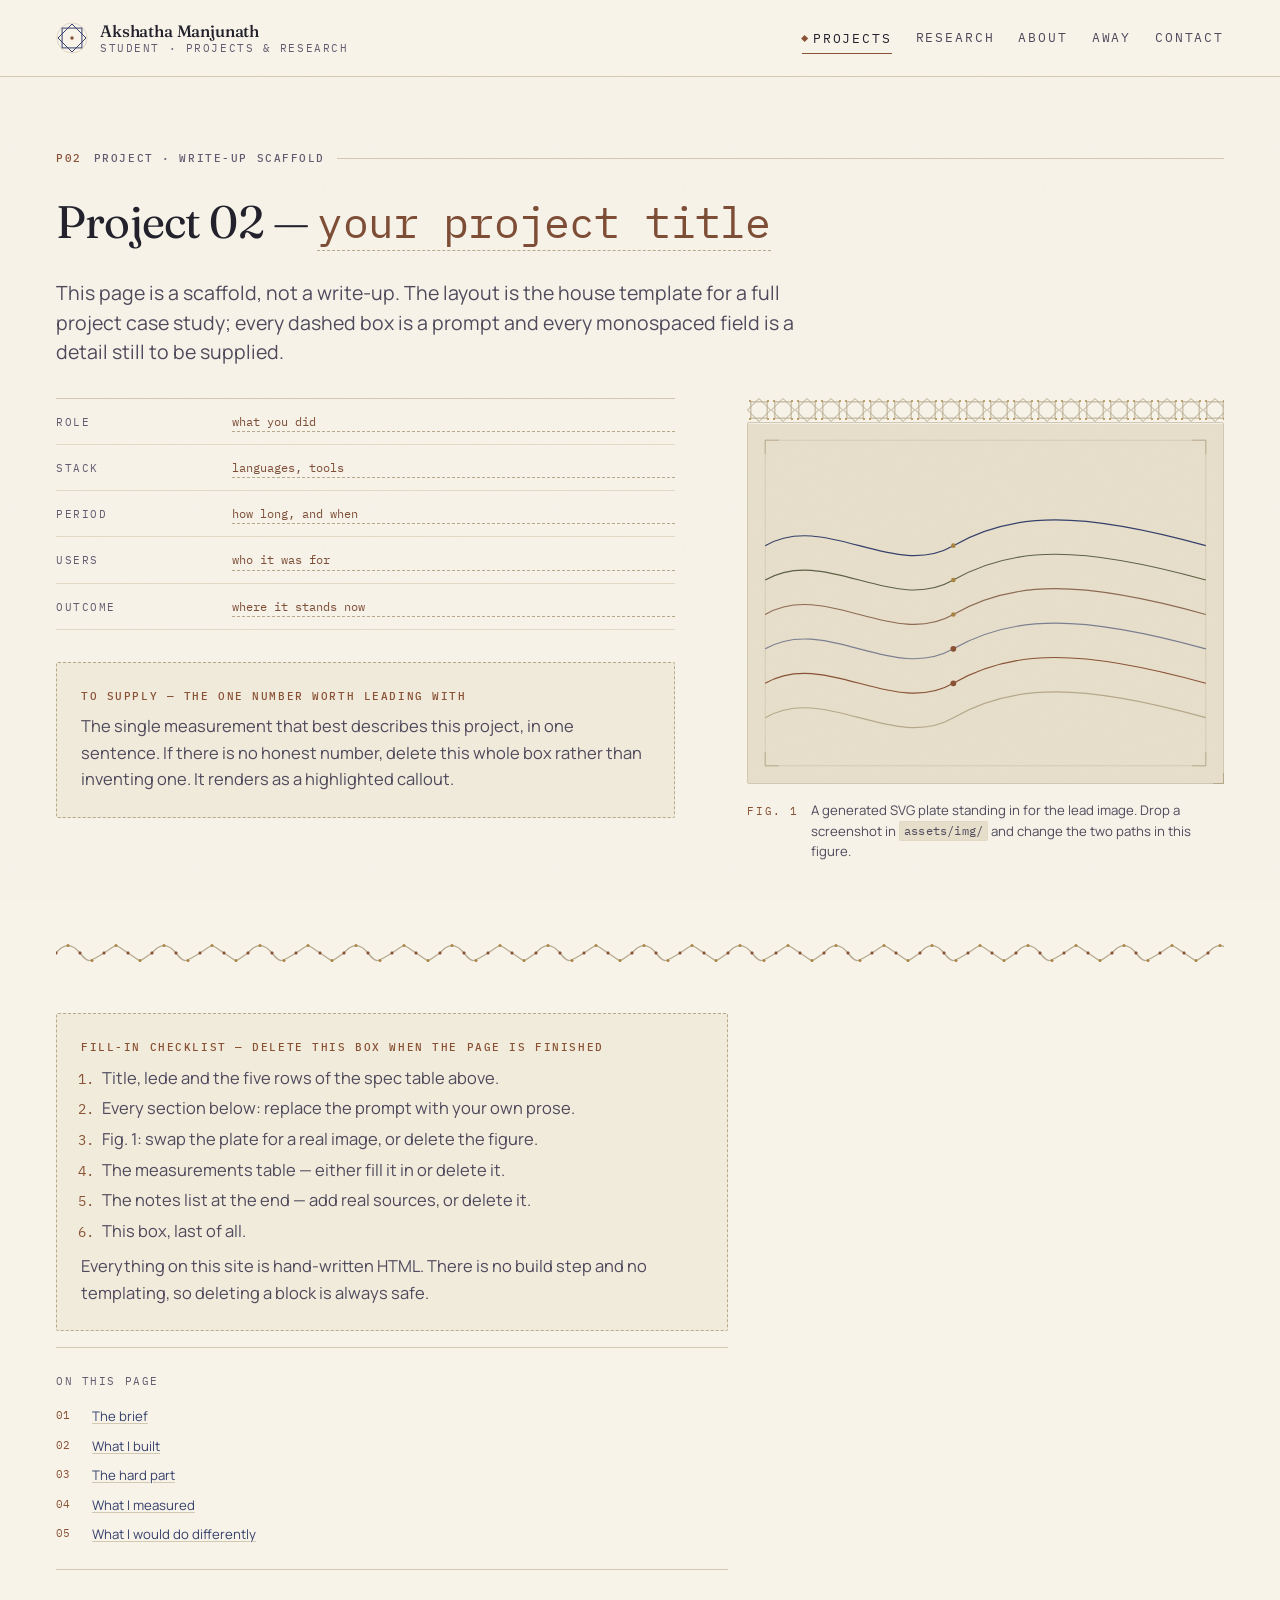
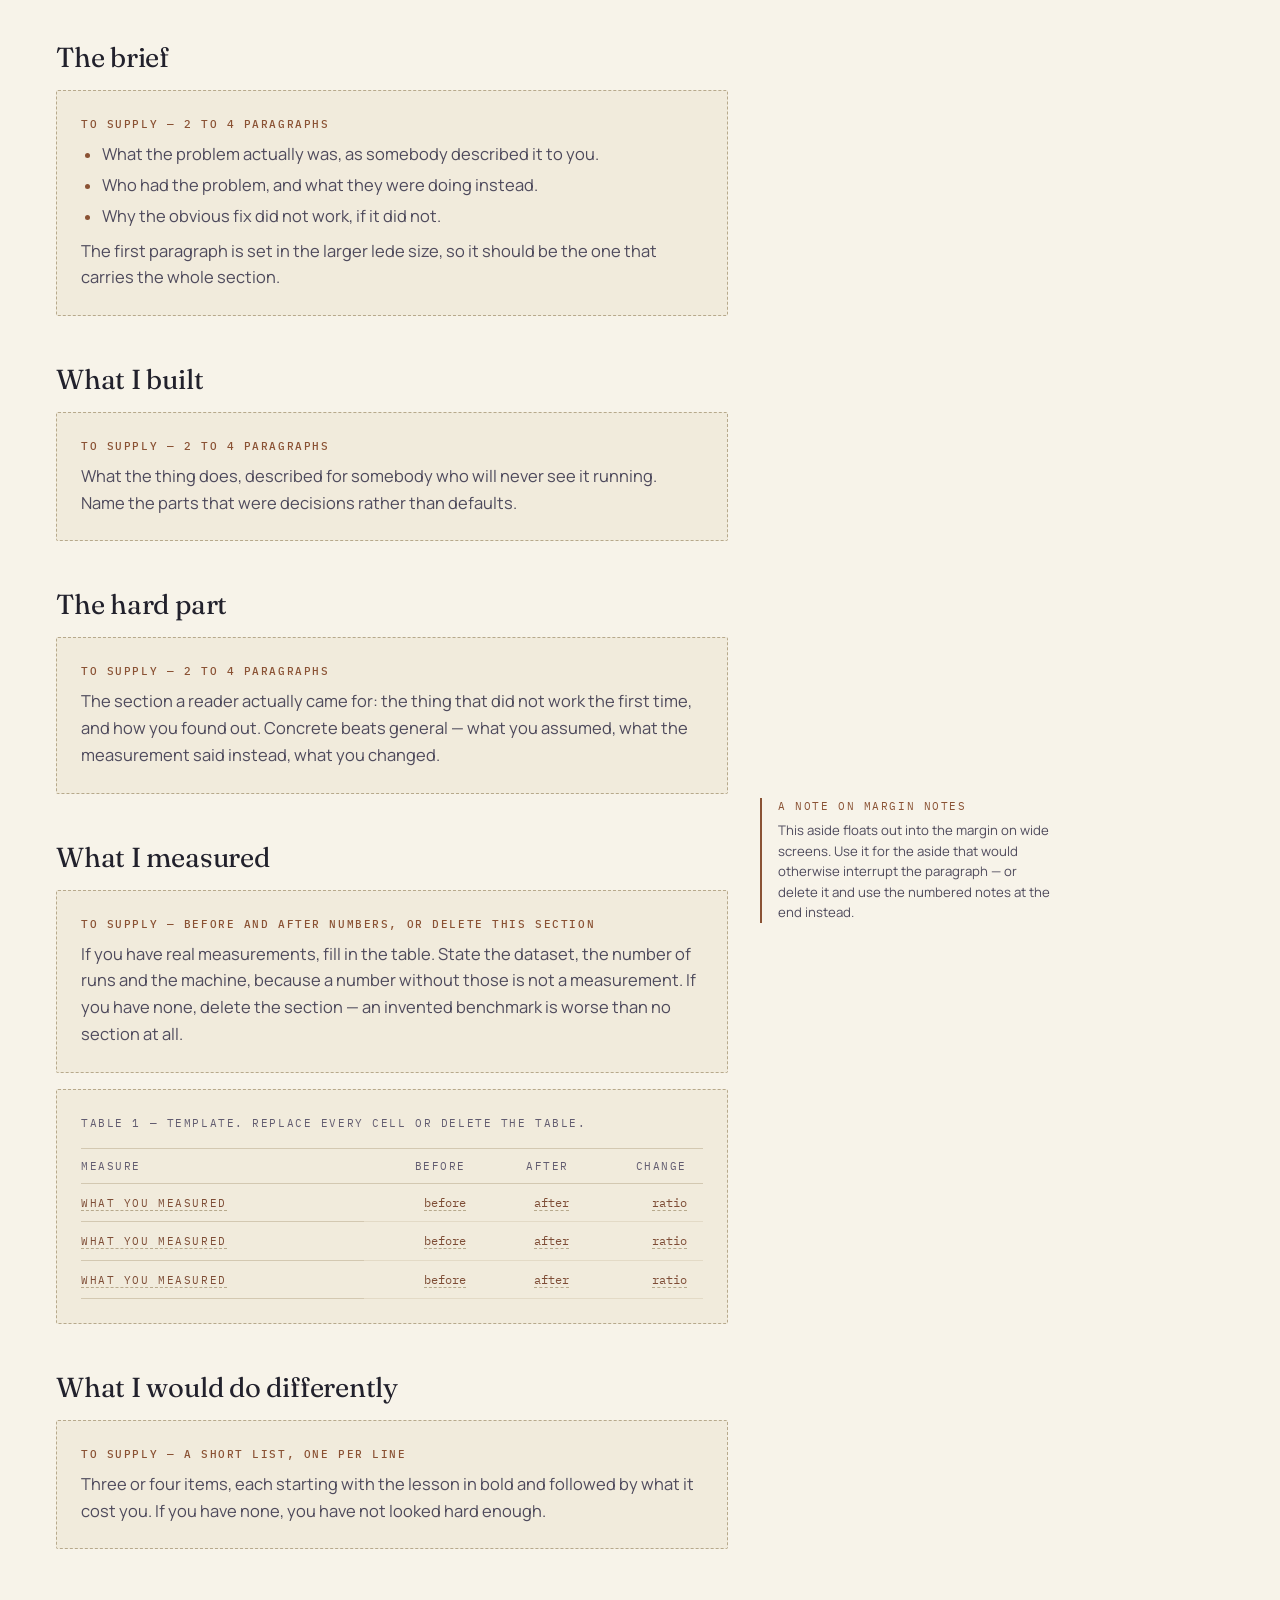
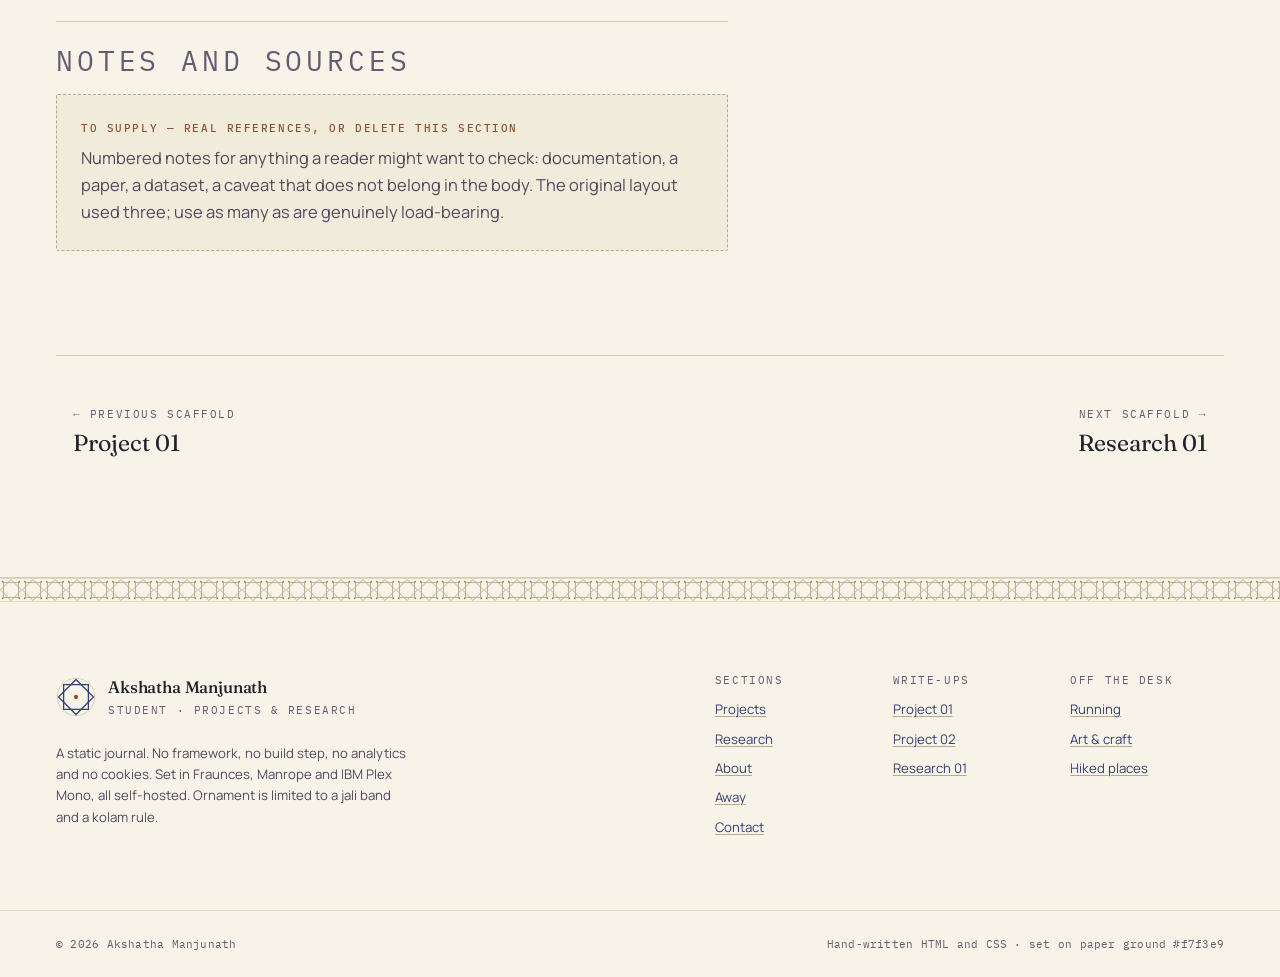
<file: projects/project-02/index.html>
<!DOCTYPE html>
<html lang="en">
<head>
<meta charset="utf-8">
<meta name="viewport" content="width=device-width, initial-scale=1">
<title>Project 02 — write-up scaffold — Akshatha Manjunath</title>
<meta name="description" content="A project write-up scaffold: the full case-study layout with every field marked for content still to be supplied.">
<meta name="theme-color" content="#f7f3e9">
<link rel="canonical" href="/projects/project-02/">
<link rel="icon" href="/assets/img/favicon.svg" type="image/svg+xml">
<meta property="og:type" content="article">
<meta property="og:title" content="Project 02 — write-up scaffold">
<meta property="og:description" content="A project write-up scaffold, awaiting real details.">
<meta property="og:url" content="/projects/project-02/">

<link rel="preload" href="/assets/fonts/fraunces-300-700-latin.woff2" as="font" type="font/woff2" crossorigin>
<link rel="preload" href="/assets/fonts/manrope-400-700-latin.woff2" as="font" type="font/woff2" crossorigin>
<link rel="stylesheet" href="/assets/css/fonts.css">
<link rel="stylesheet" href="/assets/css/tokens.css">
<link rel="stylesheet" href="/assets/css/base.css">
<link rel="stylesheet" href="/assets/css/components.css">
<link rel="stylesheet" href="/assets/css/pages.css">
<link rel="stylesheet" href="/assets/css/print.css" media="print">
</head>
<body>
<a class="skip-link" href="#main">Skip to content</a>

<header class="site-header">
  <div class="wrap wrap--wide site-header__inner">
    <a class="brand" href="/">
      <img class="brand__mark" src="/assets/img/monogram.svg" alt="" width="48" height="48" decoding="async">
      <span class="brand__text">
        <span class="brand__name">Akshatha Manjunath</span>
        <span class="brand__role">Student · projects &amp; research</span>
      </span>
    </a>

    <button class="nav-toggle" type="button" aria-expanded="false" aria-controls="site-nav">
      <span class="nav-toggle__label">Menu</span>
      <span class="nav-toggle__bars" aria-hidden="true"><i></i><i></i></span>
    </button>

    <nav class="site-nav" id="site-nav" aria-label="Primary">
      <ul class="nav">
        <li><a class="nav__link" href="/projects/" aria-current="page">Projects</a></li>
        <li><a class="nav__link" href="/research/">Research</a></li>
        <li><a class="nav__link" href="/about/">About</a></li>
        <li><a class="nav__link" href="/away/">Away</a></li>
        <li><a class="nav__link" href="/contact/">Contact</a></li>
      </ul>
    </nav>
  </div>
</header>

<main id="main">
  <article>

    <!-- ============================================ HERO -->
    <!-- Scaffold. Replace each .slot with your own copy and delete every
         .fill span as you go. The full list is in README.md. -->
    <header class="wrap wrap--wide case-hero">
      <p class="eyebrow"><span class="num">P02</span> Project · write-up scaffold</p>
      <h1 class="case-hero__title">Project 02 — <span class="fill">your project title</span></h1>
      <p class="page-head__lede">
        This page is a scaffold, not a write-up. The layout is the house
        template for a full project case study; every dashed box is a prompt
        and every monospaced field is a detail still to be supplied.
      </p>

      <div class="case-hero__body">
        <div class="stack" style="--flow: var(--space-l)">
          <dl class="spec">
            <div class="spec__row">
              <dt>Role</dt>
              <dd class="fill">what you did</dd>
            </div>
            <div class="spec__row">
              <dt>Stack</dt>
              <dd class="fill">languages, tools</dd>
            </div>
            <div class="spec__row">
              <dt>Period</dt>
              <dd class="fill">how long, and when</dd>
            </div>
            <div class="spec__row">
              <dt>Users</dt>
              <dd class="fill">who it was for</dd>
            </div>
            <div class="spec__row">
              <dt>Outcome</dt>
              <dd class="fill">where it stands now</dd>
            </div>
          </dl>

          <div class="slot">
            <span class="slot__label">To supply — the one number worth leading with</span>
            <p>
              The single measurement that best describes this project, in one
              sentence. If there is no honest number, delete this whole box
              rather than inventing one. It renders as a highlighted callout.
            </p>
          </div>
        </div>

        <figure class="case-figure">
          <div class="jali-band jali-band--bare" aria-hidden="true"></div>
          <a class="plate" href="/assets/img/plates/plate-waves.svg" data-lightbox>
            <img src="/assets/img/plates/plate-waves.svg" alt="Plate: a stacked field of horizontal wave lines in indigo and olive." width="800" height="600" decoding="async">
          </a>
          <figcaption>
            <span class="figcaption__num">Fig. 1</span>
            <span>A generated SVG plate standing in for the lead image.
            <em>Drop a screenshot in <code>assets/img/</code> and change the two
            paths in this figure.</em></span>
          </figcaption>
        </figure>
      </div>
    </header>

    <div class="wrap wrap--wide">
      <hr class="kolam-rule kolam-rule--space">
    </div>

    <!-- ============================================ BODY -->
    <div class="wrap wrap--wide section section--flush">
      <div class="prose prose--case">

        <div class="slot">
          <span class="slot__label">Fill-in checklist — delete this box when the page is finished</span>
          <ol>
            <li>Title, lede and the five rows of the spec table above.</li>
            <li>Every section below: replace the prompt with your own prose.</li>
            <li>Fig. 1: swap the plate for a real image, or delete the figure.</li>
            <li>The measurements table — either fill it in or delete it.</li>
            <li>The notes list at the end — add real sources, or delete it.</li>
            <li>This box, last of all.</li>
          </ol>
          <p>
            Everything on this site is hand-written HTML. There is no build
            step and no templating, so deleting a block is always safe.
          </p>
        </div>

        <nav class="toc" aria-label="On this page" style="margin-bottom: var(--space-2xl)">
          <p class="toc__title">On this page</p>
          <ol>
            <li><a href="#brief">The brief</a></li>
            <li><a href="#built">What I built</a></li>
            <li><a href="#hard">The hard part</a></li>
            <li><a href="#measured">What I measured</a></li>
            <li><a href="#differently">What I would do differently</a></li>
          </ol>
        </nav>

        <h2 id="brief">The brief</h2>
        <div class="slot">
          <span class="slot__label">To supply — 2 to 4 paragraphs</span>
          <ul>
            <li>What the problem actually was, as somebody described it to you.</li>
            <li>Who had the problem, and what they were doing instead.</li>
            <li>Why the obvious fix did not work, if it did not.</li>
          </ul>
          <p>
            The first paragraph is set in the larger lede size, so it should
            be the one that carries the whole section.
          </p>
        </div>

        <h2 id="built">What I built</h2>
        <div class="slot">
          <span class="slot__label">To supply — 2 to 4 paragraphs</span>
          <p>
            What the thing does, described for somebody who will never see it
            running. Name the parts that were decisions rather than defaults.
          </p>
        </div>

        <h2 id="hard">The hard part</h2>
        <div class="slot">
          <span class="slot__label">To supply — 2 to 4 paragraphs</span>
          <p>
            The section a reader actually came for: the thing that did not work
            the first time, and how you found out. Concrete beats general — what
            you assumed, what the measurement said instead, what you changed.
          </p>
        </div>

        <aside class="note" data-sidenote>
          <span class="note__label">A note on margin notes</span>
          This aside floats out into the margin on wide screens. Use it for
          the aside that would otherwise interrupt the paragraph — or delete
          it and use the numbered notes at the end instead.
        </aside>

        <h2 id="measured">What I measured</h2>
        <div class="slot">
          <span class="slot__label">To supply — before and after numbers, or delete this section</span>
          <p>
            If you have real measurements, fill in the table. State the dataset,
            the number of runs and the machine, because a number without those
            is not a measurement. If you have none, delete the section — an
            invented benchmark is worse than no section at all.
          </p>
        </div>

        <div class="slot">
          <div class="table-scroll" role="region" aria-label="Measurements template" tabindex="0">
          <table class="data-table">
            <caption>Table 1 — template. Replace every cell or delete the table.</caption>
            <thead>
              <tr>
                <th scope="col">Measure</th>
                <th scope="col" class="num">Before</th>
                <th scope="col" class="num">After</th>
                <th scope="col" class="num">Change</th>
              </tr>
            </thead>
            <tbody>
              <tr>
                <th scope="row"><span class="fill">what you measured</span></th>
                <td class="num"><span class="fill">before</span></td>
                <td class="num"><span class="fill">after</span></td>
                <td class="num"><span class="fill">ratio</span></td>
              </tr>
              <tr>
                <th scope="row"><span class="fill">what you measured</span></th>
                <td class="num"><span class="fill">before</span></td>
                <td class="num"><span class="fill">after</span></td>
                <td class="num"><span class="fill">ratio</span></td>
              </tr>
              <tr>
                <th scope="row"><span class="fill">what you measured</span></th>
                <td class="num"><span class="fill">before</span></td>
                <td class="num"><span class="fill">after</span></td>
                <td class="num"><span class="fill">ratio</span></td>
              </tr>
            </tbody>
          </table>
          </div>
        </div>

        <h2 id="differently">What I would do differently</h2>
        <div class="slot">
          <span class="slot__label">To supply — a short list, one per line</span>
          <p>
            Three or four items, each starting with the lesson in bold and
            followed by what it cost you. If you have none, you have not
            looked hard enough.
          </p>
        </div>

        <section class="footnotes" aria-labelledby="fn-title">
          <h2 class="footnotes__title" id="fn-title">Notes and sources</h2>
          <div class="slot">
            <span class="slot__label">To supply — real references, or delete this section</span>
            <p>
              Numbered notes for anything a reader might want to check:
              documentation, a paper, a dataset, a caveat that does not belong
              in the body. The original layout used three; use as many as are
              genuinely load-bearing.
            </p>
          </div>
        </section>
      </div>
    </div>

    <!-- ============================================ PAGER -->
    <div class="wrap wrap--wide" style="margin-top: var(--space-3xl)">
      <nav class="pager" aria-label="More write-ups">
        <a class="pager__item" href="/projects/project-01/">
          <span class="pager__dir">&larr; Previous scaffold</span>
          <span class="pager__title">Project 01</span>
        </a>
        <a class="pager__item pager__item--next" href="/research/research-01/">
          <span class="pager__dir">Next scaffold &rarr;</span>
          <span class="pager__title">Research 01</span>
        </a>
      </nav>
    </div>
  </article>
</main>

<footer class="site-footer">
  <div class="jali-band" aria-hidden="true"></div>
  <div class="wrap wrap--wide site-footer__body">
    <div class="stack" style="--flow: var(--space-m)">
      <div class="site-footer__wordmark">
        <img class="site-footer__mark" src="/assets/img/monogram.svg" alt="" width="48" height="48" loading="lazy" decoding="async">
        <div>
          <p class="brand__name">Akshatha Manjunath</p>
          <p class="brand__role">Student · projects &amp; research</p>
        </div>
      </div>
      <p class="site-footer__colophon">
        A static journal. No framework, no build step, no analytics and no
        cookies. Set in Fraunces, Manrope and IBM Plex Mono, all self-hosted.
        Ornament is limited to a jali band and a kolam rule.
      </p>
    </div>

    <nav class="footer-nav" aria-label="Footer">
      <div>
        <h2 class="footer-nav__title">Sections</h2>
        <ul>
          <li><a href="/projects/">Projects</a></li>
          <li><a href="/research/">Research</a></li>
          <li><a href="/about/">About</a></li>
          <li><a href="/away/">Away</a></li>
          <li><a href="/contact/">Contact</a></li>
        </ul>
      </div>
      <div>
        <h2 class="footer-nav__title">Write-ups</h2>
        <ul>
          <li><a href="/projects/project-01/">Project 01</a></li>
          <li><a href="/projects/project-02/">Project 02</a></li>
          <li><a href="/research/research-01/">Research 01</a></li>
        </ul>
      </div>
      <div>
        <h2 class="footer-nav__title">Off the desk</h2>
        <ul>
          <li><a href="/away/#running">Running</a></li>
          <li><a href="/away/#craft">Art &amp; craft</a></li>
          <li><a href="/away/#hikes">Hiked places</a></li>
        </ul>
      </div>
    </nav>
  </div>

  <div class="wrap wrap--wide site-footer__legal">
    <p>© <span data-year>2026</span> Akshatha Manjunath</p>
    <p>Hand-written HTML and CSS · set on paper ground #f7f3e9</p>
  </div>

  <div class="wrap wrap--wide print-only print-colophon">
    Printed from akshatha&rsquo;s journal, with the unedited scaffold in place.
  </div>
</footer>

<script src="/assets/js/site.js" defer></script>
</body>
</html>
</file>
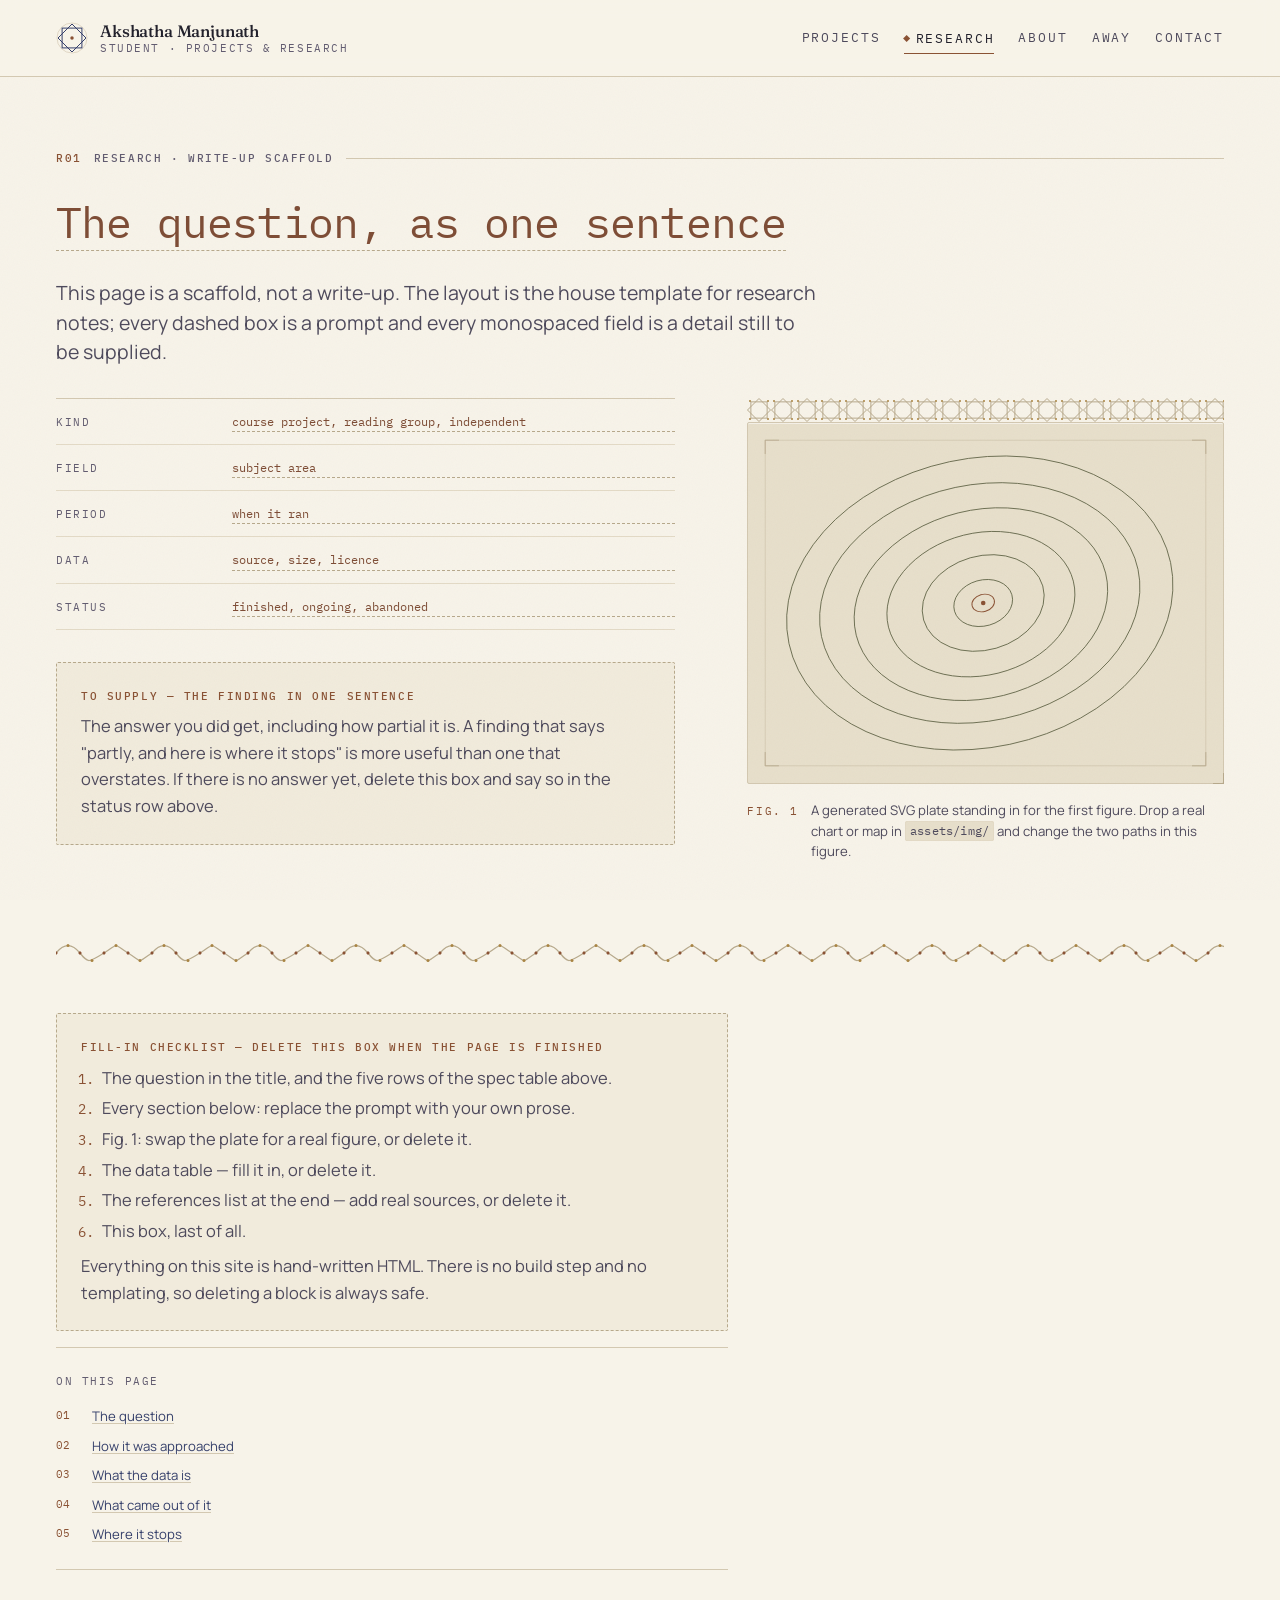
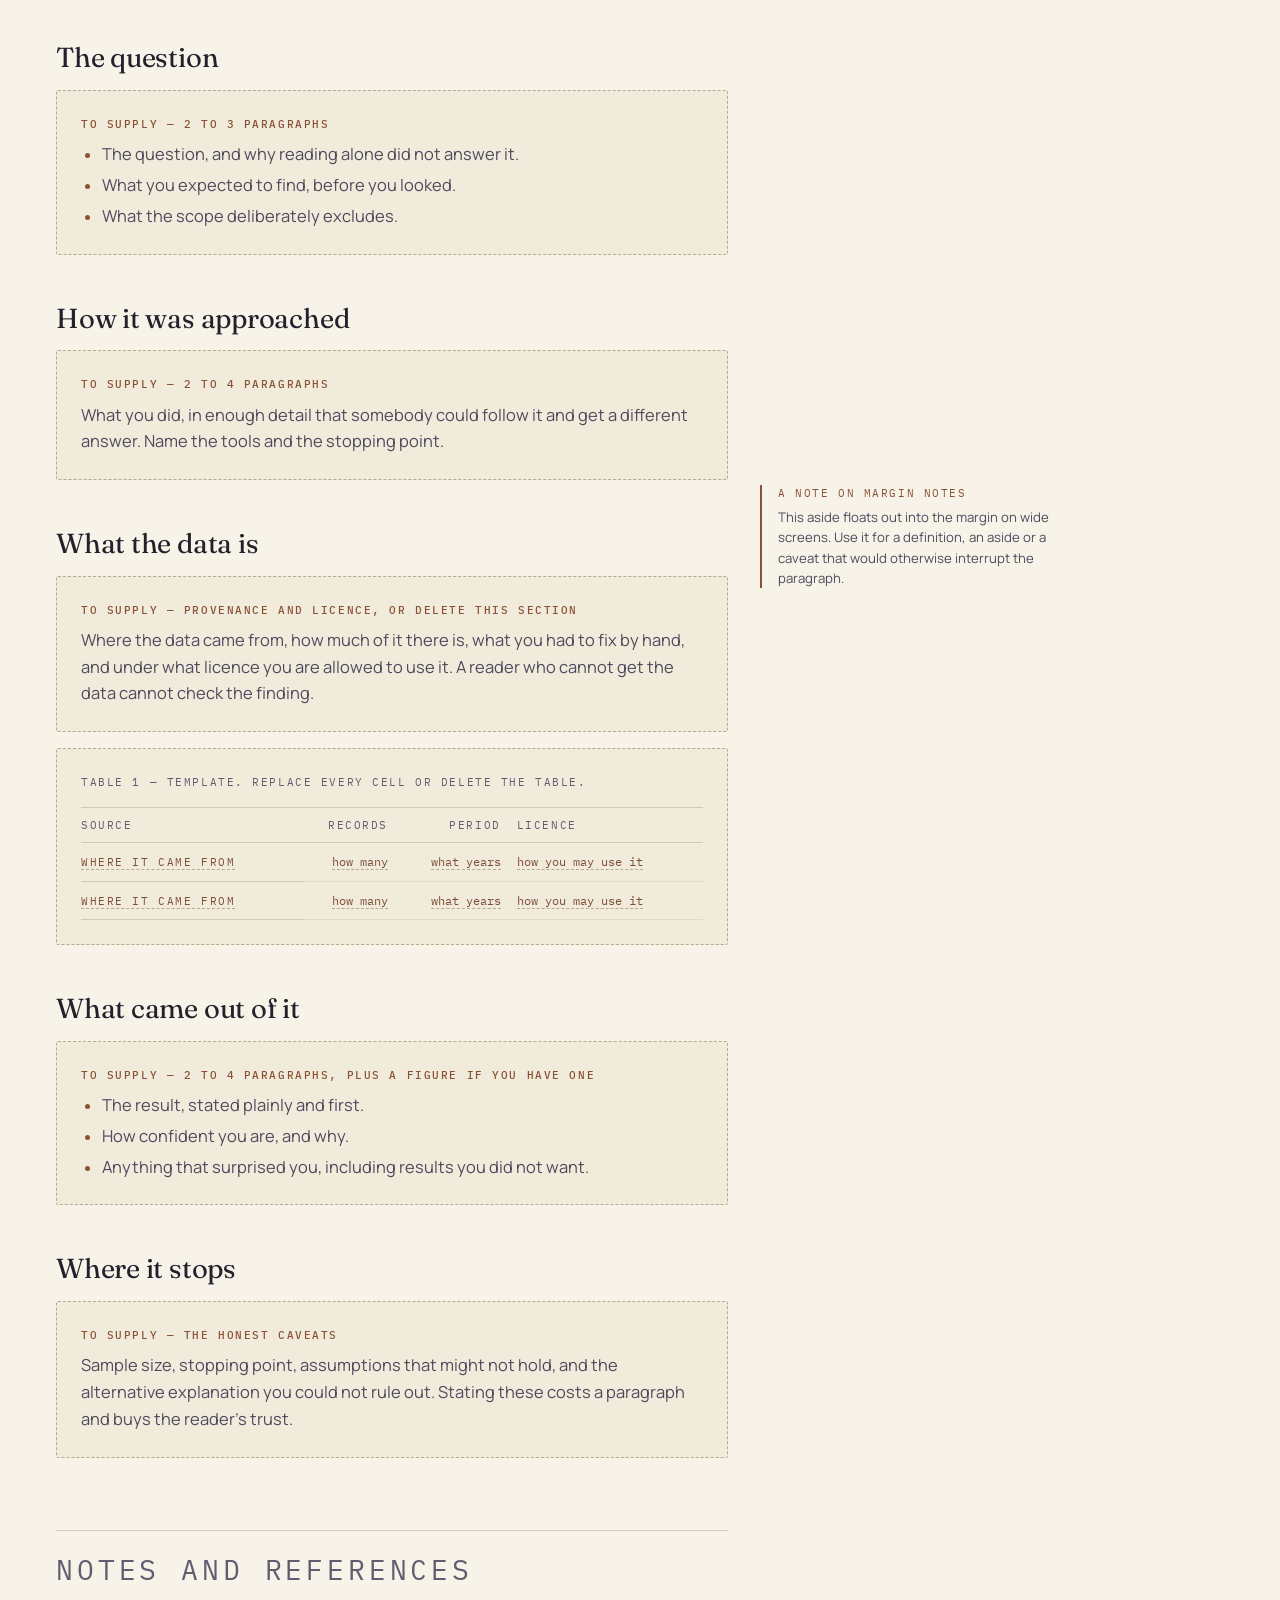
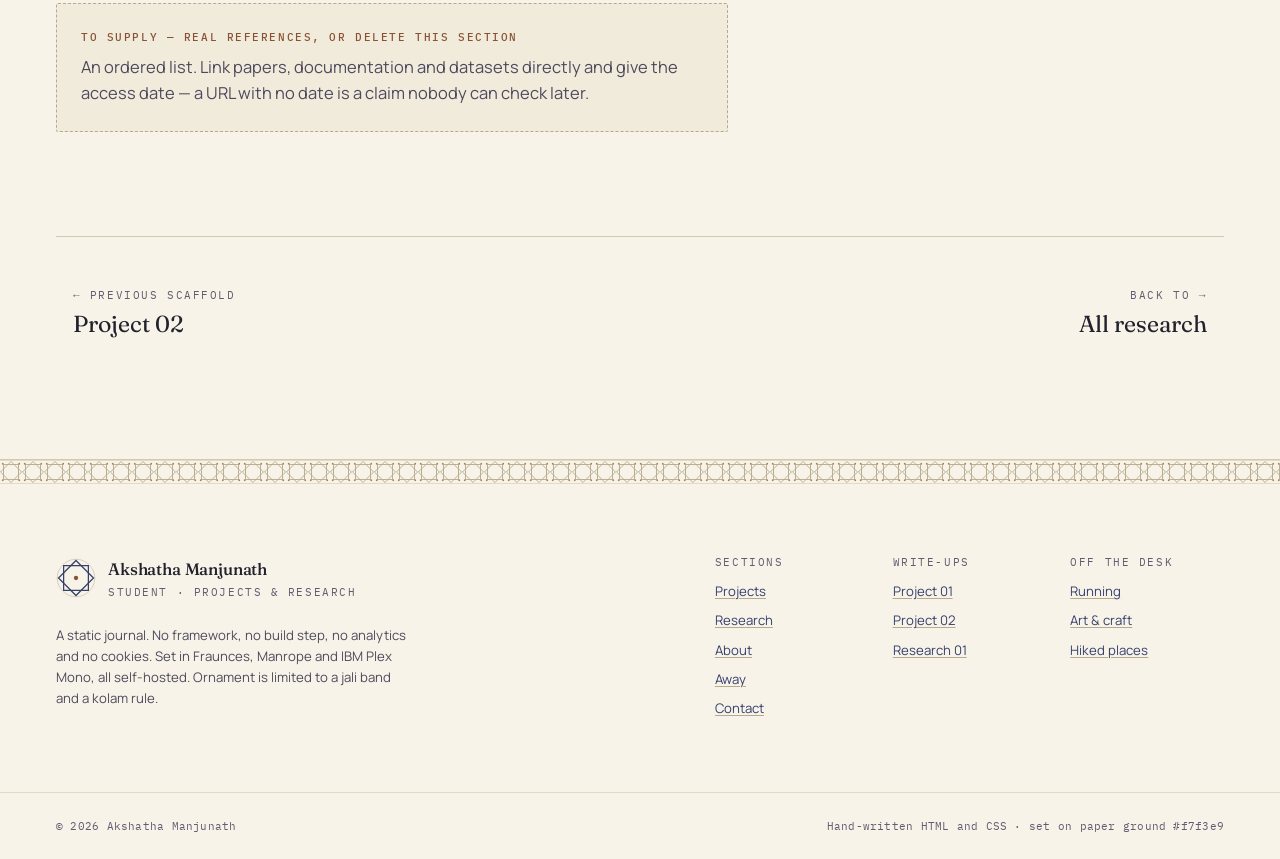
<file: research/research-01/index.html>
<!DOCTYPE html>
<html lang="en">
<head>
<meta charset="utf-8">
<meta name="viewport" content="width=device-width, initial-scale=1">
<title>Research 01 — write-up scaffold — Akshatha Manjunath</title>
<meta name="description" content="A research write-up scaffold: the full notes layout with every field marked for content still to be supplied.">
<meta name="theme-color" content="#f7f3e9">
<link rel="canonical" href="/research/research-01/">
<link rel="icon" href="/assets/img/favicon.svg" type="image/svg+xml">
<meta property="og:type" content="article">
<meta property="og:title" content="Research 01 — write-up scaffold">
<meta property="og:description" content="A research write-up scaffold, awaiting real details.">
<meta property="og:url" content="/research/research-01/">

<link rel="preload" href="/assets/fonts/fraunces-300-700-latin.woff2" as="font" type="font/woff2" crossorigin>
<link rel="preload" href="/assets/fonts/manrope-400-700-latin.woff2" as="font" type="font/woff2" crossorigin>
<link rel="stylesheet" href="/assets/css/fonts.css">
<link rel="stylesheet" href="/assets/css/tokens.css">
<link rel="stylesheet" href="/assets/css/base.css">
<link rel="stylesheet" href="/assets/css/components.css">
<link rel="stylesheet" href="/assets/css/pages.css">
<link rel="stylesheet" href="/assets/css/print.css" media="print">
</head>
<body>
<a class="skip-link" href="#main">Skip to content</a>

<header class="site-header">
  <div class="wrap wrap--wide site-header__inner">
    <a class="brand" href="/">
      <img class="brand__mark" src="/assets/img/monogram.svg" alt="" width="48" height="48" decoding="async">
      <span class="brand__text">
        <span class="brand__name">Akshatha Manjunath</span>
        <span class="brand__role">Student · projects &amp; research</span>
      </span>
    </a>

    <button class="nav-toggle" type="button" aria-expanded="false" aria-controls="site-nav">
      <span class="nav-toggle__label">Menu</span>
      <span class="nav-toggle__bars" aria-hidden="true"><i></i><i></i></span>
    </button>

    <nav class="site-nav" id="site-nav" aria-label="Primary">
      <ul class="nav">
        <li><a class="nav__link" href="/projects/">Projects</a></li>
        <li><a class="nav__link" href="/research/" aria-current="page">Research</a></li>
        <li><a class="nav__link" href="/about/">About</a></li>
        <li><a class="nav__link" href="/away/">Away</a></li>
        <li><a class="nav__link" href="/contact/">Contact</a></li>
      </ul>
    </nav>
  </div>
</header>

<main id="main">
  <article>

    <!-- ============================================ HERO -->
    <!-- Scaffold. Replace each .slot with your own copy and delete every
         .fill span as you go. The full list is in README.md. -->
    <header class="wrap wrap--wide case-hero">
      <p class="eyebrow"><span class="num">R01</span> Research · write-up scaffold</p>
      <h1 class="case-hero__title"><span class="fill">The question, as one sentence</span></h1>
      <p class="page-head__lede">
        This page is a scaffold, not a write-up. The layout is the house
        template for research notes; every dashed box is a prompt and every
        monospaced field is a detail still to be supplied.
      </p>

      <div class="case-hero__body">
        <div class="stack" style="--flow: var(--space-l)">
          <dl class="spec">
            <div class="spec__row">
              <dt>Kind</dt>
              <dd class="fill">course project, reading group, independent</dd>
            </div>
            <div class="spec__row">
              <dt>Field</dt>
              <dd class="fill">subject area</dd>
            </div>
            <div class="spec__row">
              <dt>Period</dt>
              <dd class="fill">when it ran</dd>
            </div>
            <div class="spec__row">
              <dt>Data</dt>
              <dd class="fill">source, size, licence</dd>
            </div>
            <div class="spec__row">
              <dt>Status</dt>
              <dd class="fill">finished, ongoing, abandoned</dd>
            </div>
          </dl>

          <div class="slot">
            <span class="slot__label">To supply — the finding in one sentence</span>
            <p>
              The answer you did get, including how partial it is. A finding
              that says "partly, and here is where it stops" is more useful
              than one that overstates. If there is no answer yet, delete this
              box and say so in the status row above.
            </p>
          </div>
        </div>

        <figure class="case-figure">
          <div class="jali-band jali-band--bare" aria-hidden="true"></div>
          <a class="plate" href="/assets/img/plates/plate-contours.svg" data-lightbox>
            <img src="/assets/img/plates/plate-contours.svg" alt="Plate: nested contour rings in indigo with one terracotta node." width="800" height="600" decoding="async">
          </a>
          <figcaption>
            <span class="figcaption__num">Fig. 1</span>
            <span>A generated SVG plate standing in for the first figure.
            <em>Drop a real chart or map in <code>assets/img/</code> and change
            the two paths in this figure.</em></span>
          </figcaption>
        </figure>
      </div>
    </header>

    <div class="wrap wrap--wide">
      <hr class="kolam-rule kolam-rule--space">
    </div>

    <!-- ============================================ BODY -->
    <div class="wrap wrap--wide section section--flush">
      <div class="prose prose--case">

        <div class="slot">
          <span class="slot__label">Fill-in checklist — delete this box when the page is finished</span>
          <ol>
            <li>The question in the title, and the five rows of the spec table above.</li>
            <li>Every section below: replace the prompt with your own prose.</li>
            <li>Fig. 1: swap the plate for a real figure, or delete it.</li>
            <li>The data table — fill it in, or delete it.</li>
            <li>The references list at the end — add real sources, or delete it.</li>
            <li>This box, last of all.</li>
          </ol>
          <p>
            Everything on this site is hand-written HTML. There is no build
            step and no templating, so deleting a block is always safe.
          </p>
        </div>

        <nav class="toc" aria-label="On this page" style="margin-bottom: var(--space-2xl)">
          <p class="toc__title">On this page</p>
          <ol>
            <li><a href="#question">The question</a></li>
            <li><a href="#method">How it was approached</a></li>
            <li><a href="#data">What the data is</a></li>
            <li><a href="#found">What came out of it</a></li>
            <li><a href="#limits">Where it stops</a></li>
          </ol>
        </nav>

        <h2 id="question">The question</h2>
        <div class="slot">
          <span class="slot__label">To supply — 2 to 3 paragraphs</span>
          <ul>
            <li>The question, and why reading alone did not answer it.</li>
            <li>What you expected to find, before you looked.</li>
            <li>What the scope deliberately excludes.</li>
          </ul>
        </div>

        <h2 id="method">How it was approached</h2>
        <div class="slot">
          <span class="slot__label">To supply — 2 to 4 paragraphs</span>
          <p>
            What you did, in enough detail that somebody could follow it and
            get a different answer. Name the tools and the stopping point.
          </p>
        </div>

        <aside class="note" data-sidenote>
          <span class="note__label">A note on margin notes</span>
          This aside floats out into the margin on wide screens. Use it for a
          definition, an aside or a caveat that would otherwise interrupt the
          paragraph.
        </aside>

        <h2 id="data">What the data is</h2>
        <div class="slot">
          <span class="slot__label">To supply — provenance and licence, or delete this section</span>
          <p>
            Where the data came from, how much of it there is, what you had to
            fix by hand, and under what licence you are allowed to use it. A
            reader who cannot get the data cannot check the finding.
          </p>
        </div>

        <div class="slot">
          <div class="table-scroll" role="region" aria-label="Dataset template" tabindex="0">
          <table class="data-table">
            <caption>Table 1 — template. Replace every cell or delete the table.</caption>
            <thead>
              <tr>
                <th scope="col">Source</th>
                <th scope="col" class="num">Records</th>
                <th scope="col" class="num">Period</th>
                <th scope="col">Licence</th>
              </tr>
            </thead>
            <tbody>
              <tr>
                <th scope="row"><span class="fill">where it came from</span></th>
                <td class="num"><span class="fill">how many</span></td>
                <td class="num"><span class="fill">what years</span></td>
                <td><span class="fill">how you may use it</span></td>
              </tr>
              <tr>
                <th scope="row"><span class="fill">where it came from</span></th>
                <td class="num"><span class="fill">how many</span></td>
                <td class="num"><span class="fill">what years</span></td>
                <td><span class="fill">how you may use it</span></td>
              </tr>
            </tbody>
          </table>
          </div>
        </div>

        <h2 id="found">What came out of it</h2>
        <div class="slot">
          <span class="slot__label">To supply — 2 to 4 paragraphs, plus a figure if you have one</span>
          <ul>
            <li>The result, stated plainly and first.</li>
            <li>How confident you are, and why.</li>
            <li>Anything that surprised you, including results you did not want.</li>
          </ul>
        </div>

        <h2 id="limits">Where it stops</h2>
        <div class="slot">
          <span class="slot__label">To supply — the honest caveats</span>
          <p>
            Sample size, stopping point, assumptions that might not hold, and
            the alternative explanation you could not rule out. Stating these
            costs a paragraph and buys the reader's trust.
          </p>
        </div>

        <section class="footnotes" aria-labelledby="fn-title">
          <h2 class="footnotes__title" id="fn-title">Notes and references</h2>
          <div class="slot">
            <span class="slot__label">To supply — real references, or delete this section</span>
            <p>
              An ordered list. Link papers, documentation and datasets directly
              and give the access date — a URL with no date is a claim nobody
              can check later.
            </p>
          </div>
        </section>
      </div>
    </div>

    <!-- ============================================ PAGER -->
    <div class="wrap wrap--wide" style="margin-top: var(--space-3xl)">
      <nav class="pager" aria-label="More write-ups">
        <a class="pager__item" href="/projects/project-02/">
          <span class="pager__dir">&larr; Previous scaffold</span>
          <span class="pager__title">Project 02</span>
        </a>
        <a class="pager__item pager__item--next" href="/research/">
          <span class="pager__dir">Back to &rarr;</span>
          <span class="pager__title">All research</span>
        </a>
      </nav>
    </div>
  </article>
</main>

<footer class="site-footer">
  <div class="jali-band" aria-hidden="true"></div>
  <div class="wrap wrap--wide site-footer__body">
    <div class="stack" style="--flow: var(--space-m)">
      <div class="site-footer__wordmark">
        <img class="site-footer__mark" src="/assets/img/monogram.svg" alt="" width="48" height="48" loading="lazy" decoding="async">
        <div>
          <p class="brand__name">Akshatha Manjunath</p>
          <p class="brand__role">Student · projects &amp; research</p>
        </div>
      </div>
      <p class="site-footer__colophon">
        A static journal. No framework, no build step, no analytics and no
        cookies. Set in Fraunces, Manrope and IBM Plex Mono, all self-hosted.
        Ornament is limited to a jali band and a kolam rule.
      </p>
    </div>

    <nav class="footer-nav" aria-label="Footer">
      <div>
        <h2 class="footer-nav__title">Sections</h2>
        <ul>
          <li><a href="/projects/">Projects</a></li>
          <li><a href="/research/">Research</a></li>
          <li><a href="/about/">About</a></li>
          <li><a href="/away/">Away</a></li>
          <li><a href="/contact/">Contact</a></li>
        </ul>
      </div>
      <div>
        <h2 class="footer-nav__title">Write-ups</h2>
        <ul>
          <li><a href="/projects/project-01/">Project 01</a></li>
          <li><a href="/projects/project-02/">Project 02</a></li>
          <li><a href="/research/research-01/">Research 01</a></li>
        </ul>
      </div>
      <div>
        <h2 class="footer-nav__title">Off the desk</h2>
        <ul>
          <li><a href="/away/#running">Running</a></li>
          <li><a href="/away/#craft">Art &amp; craft</a></li>
          <li><a href="/away/#hikes">Hiked places</a></li>
        </ul>
      </div>
    </nav>
  </div>

  <div class="wrap wrap--wide site-footer__legal">
    <p>© <span data-year>2026</span> Akshatha Manjunath</p>
    <p>Hand-written HTML and CSS · set on paper ground #f7f3e9</p>
  </div>

  <div class="wrap wrap--wide print-only print-colophon">
    Printed from akshatha&rsquo;s journal, with the unedited scaffold in place.
  </div>
</footer>

<script src="/assets/js/site.js" defer></script>
</body>
</html>
</file>
<file: assets/css/fonts.css>
/* GENERATED by tools/fetch-fonts.sh — do not edit by hand.
 * Fraunces (variable: opsz, wght, SOFT, WONK)
 * Manrope (variable: wght) · IBM Plex Mono (400, 500)
 * latin + latin-ext subsets only. SIL Open Font License 1.1.
 * Local files live in assets/fonts/; paths below are relative to assets/css/. */

@font-face {
  font-family: 'Fraunces';
  font-style: normal;
  font-weight: 300 700;
  font-display: swap;
  src: url(../fonts/fraunces-300-700-latin-ext.woff2) format('woff2');
  unicode-range: U+0100-02BA, U+02BD-02C5, U+02C7-02CC, U+02CE-02D7, U+02DD-02FF, U+0304, U+0308, U+0329, U+1D00-1DBF, U+1E00-1E9F, U+1EF2-1EFF, U+2020, U+20A0-20AB, U+20AD-20C4, U+2113, U+2C60-2C7F, U+A720-A7FF;
}

@font-face {
  font-family: 'Fraunces';
  font-style: normal;
  font-weight: 300 700;
  font-display: swap;
  src: url(../fonts/fraunces-300-700-latin.woff2) format('woff2');
  unicode-range: U+0000-00FF, U+0131, U+0152-0153, U+02BB-02BC, U+02C6, U+02DA, U+02DC, U+0304, U+0308, U+0329, U+2000-206F, U+20AC, U+2122, U+2191, U+2193, U+2212, U+2215, U+FEFF, U+FFFD;
}

@font-face {
  font-family: 'IBM Plex Mono';
  font-style: normal;
  font-weight: 400;
  font-display: swap;
  src: url(../fonts/ibm-plex-mono-400-latin-ext.woff2) format('woff2');
  unicode-range: U+0100-02BA, U+02BD-02C5, U+02C7-02CC, U+02CE-02D7, U+02DD-02FF, U+0304, U+0308, U+0329, U+1D00-1DBF, U+1E00-1E9F, U+1EF2-1EFF, U+2020, U+20A0-20AB, U+20AD-20C4, U+2113, U+2C60-2C7F, U+A720-A7FF;
}

@font-face {
  font-family: 'IBM Plex Mono';
  font-style: normal;
  font-weight: 400;
  font-display: swap;
  src: url(../fonts/ibm-plex-mono-400-latin.woff2) format('woff2');
  unicode-range: U+0000-00FF, U+0131, U+0152-0153, U+02BB-02BC, U+02C6, U+02DA, U+02DC, U+0304, U+0308, U+0329, U+2000-206F, U+20AC, U+2122, U+2191, U+2193, U+2212, U+2215, U+FEFF, U+FFFD;
}

@font-face {
  font-family: 'IBM Plex Mono';
  font-style: normal;
  font-weight: 500;
  font-display: swap;
  src: url(../fonts/ibm-plex-mono-500-latin-ext.woff2) format('woff2');
  unicode-range: U+0100-02BA, U+02BD-02C5, U+02C7-02CC, U+02CE-02D7, U+02DD-02FF, U+0304, U+0308, U+0329, U+1D00-1DBF, U+1E00-1E9F, U+1EF2-1EFF, U+2020, U+20A0-20AB, U+20AD-20C4, U+2113, U+2C60-2C7F, U+A720-A7FF;
}

@font-face {
  font-family: 'IBM Plex Mono';
  font-style: normal;
  font-weight: 500;
  font-display: swap;
  src: url(../fonts/ibm-plex-mono-500-latin.woff2) format('woff2');
  unicode-range: U+0000-00FF, U+0131, U+0152-0153, U+02BB-02BC, U+02C6, U+02DA, U+02DC, U+0304, U+0308, U+0329, U+2000-206F, U+20AC, U+2122, U+2191, U+2193, U+2212, U+2215, U+FEFF, U+FFFD;
}

@font-face {
  font-family: 'Manrope';
  font-style: normal;
  font-weight: 400 700;
  font-display: swap;
  src: url(../fonts/manrope-400-700-latin-ext.woff2) format('woff2');
  unicode-range: U+0100-02BA, U+02BD-02C5, U+02C7-02CC, U+02CE-02D7, U+02DD-02FF, U+0304, U+0308, U+0329, U+1D00-1DBF, U+1E00-1E9F, U+1EF2-1EFF, U+2020, U+20A0-20AB, U+20AD-20C4, U+2113, U+2C60-2C7F, U+A720-A7FF;
}

@font-face {
  font-family: 'Manrope';
  font-style: normal;
  font-weight: 400 700;
  font-display: swap;
  src: url(../fonts/manrope-400-700-latin.woff2) format('woff2');
  unicode-range: U+0000-00FF, U+0131, U+0152-0153, U+02BB-02BC, U+02C6, U+02DA, U+02DC, U+0304, U+0308, U+0329, U+2000-206F, U+20AC, U+2122, U+2191, U+2193, U+2212, U+2215, U+FEFF, U+FFFD;
}
</file>
<file: assets/css/tokens.css>
/* =====================================================================
   tokens.css — the single source of truth for colour, type and rhythm.
   Loaded first. Nothing in this file depends on any other file.

   TO RE-THEME THE SITE: every colour below resolves from the block marked
   "RAW PALETTE". Change those twelve values and the whole site follows.
   ===================================================================== */

:root {
  color-scheme: light;

  /* -------------------------------------------------------------------
     RAW PALETTE — warm paper and ink, all low saturation.
     Indigo, terracotta and ochre are Indian cloth-dye colours at roughly
     half their usual chroma, so they read as pigment on paper rather
     than as festival colour.
     ------------------------------------------------------------------- */
  --paper-0: #f7f3e9; /* page ground — sandalwood */
  --paper-1: #f1ebdc; /* raised surfaces */
  --paper-2: #e7dfcb; /* sunken surfaces, plate mats */
  --paper-3: #ded3ba; /* deepest well, chart plots */

  --ink-900: #22212c; /* headings and body */
  --ink-700: #4e4a5c; /* secondary prose */
  /* ink-500 is small text (captions, eyebrows, metadata) and must clear
     4.5:1 against paper, card and mat grounds. The lighter #837d93 this
     started as measured 3.6:1 and was darkened to pass. */
  --ink-500: #625c70; /* captions, metadata, placeholders — 5.8:1 on paper */
  --ink-300: #ada6b5; /* disabled state only, never used for running text */

  --indigo: #36406b; /* links, headings, structure */
  --indigo-deep: #262e4e; /* focus rings, selection, solid marks */
  --indigo-soft: #6b739b; /* chart series, inactive state */

  /* terracotta and olive are used for small text (numerals, labels, chips),
     so they are held at >=4.5:1 on paper AND on the card ground. Both were
     darkened from #9e6448 / #6c7050, which measured 4.3:1. */
  --terracotta: #8a5234; /* the accent mark: numerals, nodes, marks — 5.7:1 */
  --terracotta-deep: #7e4d36; /* hover / pressed terracotta */

  --ochre: #a98443; /* hover rules and underlines only — never text */
  --olive: #5e6244; /* chart series, chips — 5.7:1 on paper */
  --copper: #8e6a52; /* chart series, graphic use only */

  --rule-faint: #e3dac6;
  --rule: #d3c8b1;
  --rule-strong: #b7a98c;

  /* -------------------------------------------------------------------
     SEMANTIC COLOUR — components consume only these.
     ------------------------------------------------------------------- */
  --bg: var(--paper-0);
  --bg-raised: var(--paper-1);
  --bg-sunken: var(--paper-2);
  --bg-well: var(--paper-3);

  --text: var(--ink-900);
  --text-secondary: var(--ink-700);
  --text-meta: var(--ink-500);
  --text-disabled: var(--ink-300);

  --border-faint: var(--rule-faint);
  --border: var(--rule);
  --border-strong: var(--rule-strong);

  --link: var(--indigo);
  --link-hover: var(--indigo-deep);
  --underline: var(--rule-strong);
  --underline-hover: var(--ochre);

  --mark: var(--terracotta);
  --mark-strong: var(--terracotta-deep);
  --accent-rule: var(--ochre);

  --focus-ring: var(--indigo-deep);
  --selection-bg: var(--indigo-deep);
  --selection-fg: var(--paper-0);

  /* chart series, in draw order */
  --series-1: var(--indigo);
  --series-2: var(--terracotta);
  --series-3: var(--olive);
  --series-4: var(--copper);
  --series-5: var(--indigo-soft);

  /* -------------------------------------------------------------------
     TYPE
     Fraunces carries optical size, weight, SOFT and WONK axes — the WONK
     axis is what gives the display cuts their slightly wonky f and g.
     The *Fallback faces are declared in base.css with metric overrides so
     the swap-in does not move the layout.
     ------------------------------------------------------------------- */
  --font-display: "Fraunces", "Fraunces Fallback", Georgia, "Times New Roman", serif;
  --font-text: "Manrope", "Manrope Fallback", system-ui, "Segoe UI", Roboto,
    "Helvetica Neue", Arial, sans-serif;
  --font-mono: "IBM Plex Mono", "IBM Plex Mono Fallback", ui-monospace,
    "Cascadia Mono", Consolas, "Liberation Mono", monospace;

  /* fluid scale: 360px viewport -> 1440px viewport, ratio ~1.23 */
  --step--2: clamp(0.700rem, 0.679rem + 0.006vw, 0.763rem); /* 11.2 -> 12.2 */
  --step--1: clamp(0.825rem, 0.796rem + 0.008vw, 0.913rem); /* 13.2 -> 14.6 */
  --step-0: clamp(1.031rem, 0.996rem + 0.010vw, 1.138rem); /* 16.5 -> 18.2 */
  --step-1: clamp(1.219rem, 1.159rem + 0.017vw, 1.400rem); /* 19.5 -> 22.4 */
  --step-2: clamp(1.450rem, 1.358rem + 0.025vw, 1.725rem); /* 23.2 -> 27.6 */
  --step-3: clamp(1.719rem, 1.584rem + 0.038vw, 2.125rem); /* 27.5 -> 34.0 */
  --step-4: clamp(2.031rem, 1.833rem + 0.055vw, 2.625rem); /* 32.5 -> 42.0 */
  --step-5: clamp(2.406rem, 2.125rem + 0.078vw, 3.250rem); /* 38.5 -> 52.0 */
  --step-6: clamp(2.844rem, 2.459rem + 0.107vw, 4.000rem); /* 45.5 -> 64.0 */
  --step-7: clamp(3.375rem, 2.875rem + 0.139vw, 4.875rem); /* 54.0 -> 78.0 */

  --leading-display: 1.04;
  --leading-heading: 1.16;
  --leading-ui: 1.4;
  --leading-body: 1.62;

  --tracking-display: -0.018em;
  --tracking-heading: -0.008em;
  --tracking-normal: 0;
  --tracking-label: 0.14em; /* eyebrows and small caps */
  --tracking-mono: 0.02em;

  --weight-light: 300;
  --weight-regular: 400;
  --weight-medium: 500;
  --weight-semibold: 600;
  --weight-bold: 700;

  --measure-prose: 66ch;
  --measure-tight: 44ch;
  --measure-wide: 78ch;

  /* -------------------------------------------------------------------
     SPACE — a 4px-derived ladder. Sizes are used by role, not by number.
     ------------------------------------------------------------------- */
  --space-3xs: 0.25rem;
  --space-2xs: 0.5rem;
  --space-xs: 0.75rem;
  --space-s: 1rem;
  --space-m: 1.5rem;
  --space-l: 2rem;
  --space-xl: 3rem;
  --space-2xl: 4.5rem;
  --space-3xl: 6.5rem;
  --space-4xl: 9rem;

  /* -------------------------------------------------------------------
     LAYOUT
     ------------------------------------------------------------------- */
  --wrap-max: 76rem;
  --wrap-wide: 90rem;
  --wrap-narrow: 52rem;
  --gutter: clamp(1.25rem, 4.4vw, 3.5rem);
  --header-h: 4.75rem;
  --rule-hairline: 1px;
  --rule-motif-h: 1.5rem; /* height of the kolam rule band */

  --radius-1: 2px; /* near-square on purpose: this is an editorial site */
  --radius-2: 4px;
  --radius-3: 8px;
  --radius-pill: 999px;

  --shadow-1: 0 1px 2px rgba(34, 33, 44, 0.05), 0 2px 8px rgba(34, 33, 44, 0.04);
  --shadow-2: 0 2px 4px rgba(34, 33, 44, 0.06), 0 14px 30px rgba(34, 33, 44, 0.07);
  --shadow-inset: inset 0 1px 0 rgba(255, 255, 255, 0.55);

  /* -------------------------------------------------------------------
     MOTION
     ------------------------------------------------------------------- */
  --dur-1: 120ms;
  --dur-2: 240ms;
  --dur-3: 480ms;
  --dur-4: 900ms;
  --ease-out: cubic-bezier(0.22, 0.61, 0.36, 1);
  --ease-inout: cubic-bezier(0.65, 0.05, 0.36, 1);

  /* -------------------------------------------------------------------
     TEXTURE / DEPTH
     ------------------------------------------------------------------- */
  --grain-opacity: 0.035;
  --grain-url: url("data:image/svg+xml,%3Csvg xmlns='http://www.w3.org/2000/svg' width='180' height='180'%3E%3Cfilter id='n'%3E%3CfeTurbulence type='fractalNoise' baseFrequency='0.82' numOctaves='3' stitchTiles='stitch'/%3E%3C/filter%3E%3Crect width='180' height='180' filter='url(%23n)'/%3E%3C/svg%3E");

  --jali-band: url("../motifs/jali-band.svg");
  --kolam-rule: url("../motifs/kolam-rule.svg");
  --star-mark: url("../img/monogram.svg");

  /* -------------------------------------------------------------------
     STACKING ORDER — named, so nothing guesses a magic number.
     ------------------------------------------------------------------- */
  --z-base: 1;
  --z-grain: 90;
  --z-header: 100;
  --z-drawer: 200;
  --z-lightbox: 300;
}

/* A denser default on very small screens: the type scale already handles
   size, so only the vertical rhythm needs pulling in. */
@media (max-width: 30rem) {
  :root {
    --space-2xl: 3.25rem;
    --space-3xl: 4.25rem;
    --space-4xl: 5.5rem;
  }
}
</file>
<file: assets/css/base.css>
/* =====================================================================
   base.css — reset, document defaults, typography, layout primitives.
   Depends on: tokens.css
   ===================================================================== */

/* --- metric-compatible fallbacks ------------------------------------
   These are declared with fake local families so the browser can use
   real system fonts while the webfonts decode, with the same metrics.
   The numbers are hand-tuned approximations, not measured per-glyph,
   which is why they reduce layout shift rather than eliminate it. */
@font-face {
  font-family: "Fraunces Fallback";
  src: local("Georgia"), local("Times New Roman");
  size-adjust: 101%;
  ascent-override: 91%;
  descent-override: 24%;
  line-gap-override: 0%;
}
@font-face {
  font-family: "Manrope Fallback";
  src: local("Segoe UI"), local("Arial");
  size-adjust: 96%;
  ascent-override: 104%;
  descent-override: 27%;
  line-gap-override: 0%;
}
@font-face {
  font-family: "IBM Plex Mono Fallback";
  src: local("Consolas"), local("Courier New");
  size-adjust: 100%;
  ascent-override: 100%;
  descent-override: 25%;
  line-gap-override: 0%;
}

/* --- reset ----------------------------------------------------------- */
*,
*::before,
*::after {
  box-sizing: border-box;
}

html {
  -webkit-text-size-adjust: 100%;
  text-size-adjust: 100%;
}

* {
  margin: 0;
}

body,
h1,
h2,
h3,
h4,
h5,
h6,
p,
figure,
blockquote,
dl,
dd,
ol,
ul {
  margin: 0;
}

ul[class],
ol[class] {
  list-style: none;
  padding: 0;
}

img,
picture,
svg,
video,
canvas {
  display: block;
  max-width: 100%;
}

input,
button,
textarea,
select {
  font: inherit;
  color: inherit;
}

button {
  cursor: pointer;
}

table {
  border-collapse: collapse;
}

/* --- document -------------------------------------------------------- */
html {
  scroll-padding-top: calc(var(--header-h) + var(--space-m));
}

body {
  background-color: var(--bg);
  color: var(--text);
  font-family: var(--font-text);
  font-size: var(--step-0);
  font-variation-settings: "wght" 400;
  line-height: var(--leading-body);
  font-synthesis: none;
  -webkit-font-smoothing: antialiased;
  -moz-osx-font-smoothing: grayscale;
  font-variant-numeric: oldstyle-nums proportional-nums;
  text-rendering: optimizeLegibility;
  min-height: 100vh;
  overflow-x: hidden;
}

/* Paper grain. A single very low-opacity fractal-noise layer over the
   whole document stops the large paper fields from looking like flat
   hexadecimal. It never receives pointer events. */
body::after {
  content: "";
  position: fixed;
  inset: 0;
  z-index: var(--z-grain);
  pointer-events: none;
  background-image: var(--grain-url);
  background-repeat: repeat;
  opacity: var(--grain-opacity);
  mix-blend-mode: multiply;
}

/* --- typography ------------------------------------------------------ */
h1,
h2,
h3,
h4,
h5,
h6 {
  font-family: var(--font-display);
  font-optical-sizing: auto;
  font-weight: var(--weight-regular);
  line-height: var(--leading-heading);
  letter-spacing: var(--tracking-heading);
  color: var(--text);
  text-wrap: balance;
}

/* The WONK axis swaps in the display alternates for f and g. Only the
   largest cuts get it — at small sizes it just reads as a mistake. */
h1,
.h1,
.display {
  font-size: var(--step-6);
  line-height: var(--leading-display);
  letter-spacing: var(--tracking-display);
  font-variation-settings: "wght" 400, "SOFT" 0, "WONK" 1;
}

h2 {
  font-size: var(--step-4);
  font-variation-settings: "wght" 400, "SOFT" 0, "WONK" 1;
}

h3 {
  font-size: var(--step-2);
  font-variation-settings: "wght" 500, "SOFT" 0, "WONK" 0;
}

h4 {
  font-size: var(--step-1);
  font-variation-settings: "wght" 500, "SOFT" 0, "WONK" 0;
}

h5,
h6 {
  font-family: var(--font-text);
  font-size: var(--step-0);
  font-weight: var(--weight-semibold);
  line-height: var(--leading-ui);
  letter-spacing: var(--tracking-normal);
}

p {
  text-wrap: pretty;
}

p,
li {
  font-variant-numeric: oldstyle-nums proportional-nums;
}

strong,
b {
  font-weight: var(--weight-semibold);
  color: var(--text);
}

small {
  font-size: var(--step--1);
}

code,
kbd,
samp,
pre {
  font-family: var(--font-mono);
  font-size: 0.88em;
  letter-spacing: var(--tracking-mono);
  font-variant-numeric: tabular-nums lining-nums;
}

code {
  background-color: var(--bg-sunken);
  border: var(--rule-hairline) solid var(--border-faint);
  border-radius: var(--radius-1);
  padding: 0.1em 0.34em;
}

pre {
  background-color: var(--bg-sunken);
  border: var(--rule-hairline) solid var(--border);
  border-radius: var(--radius-2);
  padding: var(--space-s) var(--space-m);
  overflow-x: auto;
  line-height: 1.55;
}

pre code {
  background: none;
  border: 0;
  padding: 0;
}

abbr[title] {
  text-decoration: underline dotted var(--border-strong);
  text-underline-offset: 0.22em;
  cursor: help;
}

mark {
  background-color: color-mix(in srgb, var(--ochre) 26%, transparent);
  color: inherit;
  padding: 0 0.15em;
}

/* --- links ----------------------------------------------------------- */
a {
  color: var(--link);
  text-decoration-line: underline;
  text-decoration-thickness: 1px;
  text-decoration-color: var(--underline);
  text-underline-offset: 0.18em;
  transition: color var(--dur-1) var(--ease-out),
    text-decoration-color var(--dur-1) var(--ease-out),
    text-decoration-thickness var(--dur-1) var(--ease-out);
}

a:hover {
  color: var(--link-hover);
  text-decoration-color: var(--underline-hover);
  text-decoration-thickness: 2px;
}

a:focus-visible {
  outline: 2px solid var(--focus-ring);
  outline-offset: 2px;
  border-radius: var(--radius-1);
}

/* --- lists ----------------------------------------------------------- */
ul,
ol {
  padding-left: 1.15em;
}

li + li {
  margin-top: 0.35em;
}

::marker {
  color: var(--mark);
  font-size: 0.9em;
}

ol > li::marker {
  font-family: var(--font-mono);
  font-size: 0.82em;
}

/* --- rules ----------------------------------------------------------- */
hr {
  border: 0;
  border-top: var(--rule-hairline) solid var(--border);
  margin: var(--space-l) 0;
}

/* --- media ----------------------------------------------------------- */
figure {
  margin: 0;
}

iframe {
  border: 0;
}

::selection {
  background-color: var(--selection-bg);
  color: var(--selection-fg);
}

:target {
  scroll-margin-top: calc(var(--header-h) + var(--space-m));
}

/* --- focus ----------------------------------------------------------- */
:focus-visible {
  outline: 2px solid var(--focus-ring);
  outline-offset: 2px;
}

/* =====================================================================
   LAYOUT PRIMITIVES
   ===================================================================== */
.wrap {
  width: 100%;
  max-width: var(--wrap-max);
  margin-inline: auto;
  padding-inline: var(--gutter);
}

.wrap--wide {
  max-width: var(--wrap-wide);
}

.wrap--narrow {
  max-width: var(--wrap-narrow);
}

.stack > * + * {
  margin-top: var(--flow, var(--space-m));
}

.stack--s {
  --flow: var(--space-s);
}
.stack--l {
  --flow: var(--space-l);
}
.stack--xl {
  --flow: var(--space-xl);
}

.cluster {
  display: flex;
  flex-wrap: wrap;
  align-items: center;
  gap: var(--cluster-gap, var(--space-s));
}

.cluster--tight {
  --cluster-gap: var(--space-2xs);
}

.grid {
  display: grid;
  gap: var(--grid-gap, var(--space-l));
}

.section {
  padding-block: var(--section-pad, var(--space-3xl));
}

.section--tight {
  --section-pad: var(--space-2xl);
}

.section--flush {
  --section-pad: 0;
}

.rule {
  height: var(--rule-hairline);
  border: 0;
  background-color: var(--border);
}

/* --- small caps / eyebrow labels ------------------------------------- */
.eyebrow {
  font-family: var(--font-mono);
  font-size: var(--step--2);
  font-weight: var(--weight-500, 500);
  letter-spacing: var(--tracking-label);
  text-transform: uppercase;
  color: var(--text-meta);
  font-variant-numeric: tabular-nums lining-nums;
  display: flex;
  align-items: center;
  gap: var(--space-xs);
}

.eyebrow::after {
  content: "";
  flex: 1 1 auto;
  height: var(--rule-hairline);
  background-color: var(--border);
  min-width: 1.5rem;
}

.eyebrow--bare::after {
  content: none;
}

.eyebrow > .num {
  color: var(--mark);
}

.meta {
  font-family: var(--font-mono);
  font-size: var(--step--2);
  letter-spacing: var(--tracking-mono);
  color: var(--text-meta);
  font-variant-numeric: tabular-nums lining-nums;
}

.num {
  font-variant-numeric: tabular-nums lining-nums;
}

.tabular {
  font-variant-numeric: tabular-nums lining-nums;
}

.lede {
  font-size: var(--step-1);
  line-height: 1.5;
  color: var(--text-secondary);
  max-width: var(--measure-prose);
}

.prose {
  max-width: var(--measure-prose);
}

.prose > * + * {
  margin-top: var(--space-s);
}

.prose > * + h2,
.prose > * + h3 {
  margin-top: var(--space-xl);
}

.prose h2 {
  font-size: var(--step-3);
}

.prose h3 {
  margin-top: var(--space-l);
}

.prose ul,
.prose ol {
  padding-left: 1.25em;
}

.prose blockquote {
  border-left: 2px solid var(--mark);
  padding-left: var(--space-m);
  margin-block: var(--space-l);
  font-family: var(--font-display);
  font-size: var(--step-1);
  font-style: italic;
  color: var(--text-secondary);
}

.prose blockquote cite,
.prose blockquote footer {
  display: block;
  margin-top: var(--space-s);
  font-family: var(--font-mono);
  font-size: var(--step--2);
  font-style: normal;
  letter-spacing: var(--tracking-label);
  text-transform: uppercase;
  color: var(--text-meta);
}

.muted {
  color: var(--text-secondary);
}

.dim {
  color: var(--text-meta);
}

.dropcap::first-letter {
  font-family: var(--font-display);
  font-variation-settings: "wght" 400, "SOFT" 0, "WONK" 1;
  font-optical-sizing: auto;
  float: left;
  font-size: 3.35em;
  line-height: 0.78;
  padding: 0.06em 0.12em 0 0;
  color: var(--indigo-deep);
}

/* --- accessibility helpers ------------------------------------------- */
.visually-hidden {
  position: absolute !important;
  width: 1px;
  height: 1px;
  padding: 0;
  margin: -1px;
  overflow: hidden;
  clip: rect(0 0 0 0);
  clip-path: inset(50%);
  white-space: nowrap;
  border: 0;
}

.skip-link {
  position: absolute;
  top: var(--space-xs);
  left: var(--space-xs);
  z-index: calc(var(--z-lightbox) + 1);
  transform: translateY(-160%);
  background-color: var(--indigo-deep);
  color: var(--paper-0);
  font-family: var(--font-mono);
  font-size: var(--step--1);
  letter-spacing: var(--tracking-label);
  text-transform: uppercase;
  text-decoration: none;
  padding: 0.7em 1.1em;
  border-radius: var(--radius-2);
  transition: transform var(--dur-2) var(--ease-out);
}

.skip-link:focus {
  transform: translateY(0);
  color: var(--paper-0);
}

/* =====================================================================
   MOTION
   Every animation on the site lives inside this media query, so the
   reduced-motion path is a genuine off switch rather than a shortening.
   ===================================================================== */
@media (prefers-reduced-motion: no-preference) {
  html {
    scroll-behavior: smooth;
  }

  /* The base state is visible; js/site.js adds .reveal-ready to opt in,
     so a JS failure can never leave content hidden. */
  .reveal-ready [data-reveal] {
    opacity: 0;
    transform: translateY(0.75rem);
  }

  .reveal-ready [data-reveal].is-visible {
    opacity: 1;
    transform: none;
    transition: opacity var(--dur-3) var(--ease-out),
      transform var(--dur-3) var(--ease-out);
    transition-delay: var(--reveal-delay, 0ms);
  }
}

@media (prefers-reduced-motion: reduce) {
  *,
  *::before,
  *::after {
    animation-duration: 0.001ms !important;
    animation-iteration-count: 1 !important;
    transition-duration: 0.001ms !important;
    scroll-behavior: auto !important;
  }
}
</file>
<file: assets/css/components.css>
/* =====================================================================
   components.css — everything reusable, in the order it appears on a page.
   Depends on: tokens.css, base.css
   ===================================================================== */

/* =====================================================================
   1. SITE HEADER
   ===================================================================== */
.site-header {
  position: sticky;
  top: 0;
  z-index: var(--z-header);
  background-color: color-mix(in srgb, var(--bg) 88%, transparent);
  backdrop-filter: saturate(1.1) blur(10px);
  border-bottom: var(--rule-hairline) solid var(--border);
}

.site-header__inner {
  min-height: var(--header-h);
  display: flex;
  align-items: center;
  justify-content: space-between;
  gap: var(--space-m);
}

.brand {
  display: inline-flex;
  align-items: center;
  gap: var(--space-xs);
  text-decoration: none;
  color: var(--text);
  padding-block: var(--space-2xs);
}

.brand:hover {
  color: var(--text);
}

.brand__mark {
  width: 2rem;
  height: 2rem;
  flex: 0 0 auto;
  transition: transform var(--dur-3) var(--ease-inout);
}

.brand:hover .brand__mark {
  transform: rotate(45deg);
}

.brand__text {
  display: flex;
  flex-direction: column;
  gap: 0.1em;
  line-height: 1.1;
}

.brand__name {
  font-family: var(--font-display);
  font-optical-sizing: auto;
  font-variation-settings: "wght" 500, "SOFT" 0, "WONK" 0;
  font-size: var(--step-0);
  letter-spacing: -0.01em;
}

.brand__role {
  font-family: var(--font-mono);
  font-size: var(--step--2);
  letter-spacing: var(--tracking-label);
  text-transform: uppercase;
  color: var(--text-meta);
}

/* On a narrow phone the role line cannot share the header with the name
   and the menu button without wrapping, so it is dropped. The name and
   the footer carry the same information. */
@media (max-width: 30rem) {
  .brand__role {
    display: none;
  }
}

/* --- primary nav ------------------------------------------------------ */
.nav {
  display: flex;
  align-items: center;
  gap: var(--space-m);
  list-style: none;
  padding: 0;
  margin: 0;
}

.nav li + li {
  margin-top: 0;
}

.nav__link {
  position: relative;
  display: inline-flex;
  align-items: center;
  gap: 0.45em;
  font-family: var(--font-mono);
  font-size: var(--step--1);
  letter-spacing: var(--tracking-label);
  text-transform: uppercase;
  text-decoration: none;
  color: var(--text-secondary);
  padding-block: 0.35em;
  white-space: nowrap;
}

/* the underline is a pseudo-element so it can slide in from the left */
.nav__link::after {
  content: "";
  position: absolute;
  left: 0;
  right: 0;
  bottom: 0;
  height: 1px;
  background-color: var(--accent-rule);
  transform: scaleX(0);
  transform-origin: left;
  transition: transform var(--dur-2) var(--ease-out);
}

.nav__link:hover,
.nav__link:focus-visible {
  color: var(--text);
}

.nav__link:hover::after,
.nav__link:focus-visible::after {
  transform: scaleX(1);
}

.nav__link[aria-current="page"] {
  color: var(--text);
}

.nav__link[aria-current="page"]::before {
  content: "";
  width: 0.4em;
  height: 0.4em;
  flex: 0 0 auto;
  background-color: var(--mark);
  transform: rotate(45deg);
}

.nav__link[aria-current="page"]::after {
  transform: scaleX(1);
  background-color: var(--mark);
}

/* --- mobile nav ------------------------------------------------------- */
.nav-toggle {
  display: none;
  align-items: center;
  gap: var(--space-2xs);
  background: none;
  border: var(--rule-hairline) solid var(--border);
  border-radius: var(--radius-2);
  padding: 0.45em 0.75em;
  font-family: var(--font-mono);
  font-size: var(--step--2);
  letter-spacing: var(--tracking-label);
  text-transform: uppercase;
  color: var(--text-secondary);
}

.nav-toggle__bars {
  display: inline-flex;
  flex-direction: column;
  justify-content: center;
  gap: 3px;
  width: 14px;
}

.nav-toggle__bars i {
  display: block;
  height: 1px;
  background-color: var(--text-secondary);
  transition: transform var(--dur-2) var(--ease-out),
    opacity var(--dur-1) linear;
}

.nav-toggle[aria-expanded="true"] .nav-toggle__bars i:first-child {
  transform: translateY(4px) rotate(45deg);
}

.nav-toggle[aria-expanded="true"] .nav-toggle__bars i:last-child {
  transform: translateY(-4px) rotate(-45deg);
}

@media (max-width: 60rem) {
  .nav-toggle {
    display: inline-flex;
  }

  .site-nav {
    position: absolute;
    left: 0;
    right: 0;
    top: 100%;
    background-color: var(--bg);
    border-bottom: var(--rule-hairline) solid var(--border);
    box-shadow: var(--shadow-1);
    padding: var(--space-m) var(--gutter) var(--space-l);
    visibility: hidden;
    opacity: 0;
    transform: translateY(-0.5rem);
    transition: opacity var(--dur-2) var(--ease-out),
      transform var(--dur-2) var(--ease-out), visibility 0s linear var(--dur-2);
  }

  .site-nav[data-open="true"] {
    visibility: visible;
    opacity: 1;
    transform: none;
    transition-delay: 0s;
  }

  .nav {
    flex-direction: column;
    align-items: stretch;
    gap: 0;
  }

  .nav__link {
    padding-block: 0.7em;
    border-bottom: 1px solid var(--border-faint);
    font-size: var(--step-0);
    letter-spacing: 0.1em;
  }

  .nav__link::after {
    content: none;
  }
}

/* =====================================================================
   2. THE TWO ORNAMENTS
   Both are external SVG tiles used as repeating backgrounds, so neither
   can respond to currentColor — their stroke colours are baked in and
   documented in README.md.
   ===================================================================== */
.jali-band {
  height: var(--rule-motif-h);
  background-image: var(--jali-band);
  background-repeat: repeat-x;
  background-position: center left;
  background-size: auto 100%;
  border-top: var(--rule-hairline) solid var(--border-faint);
  border-bottom: var(--rule-hairline) solid var(--border-faint);
}

.jali-band--tight {
  height: 1rem;
}

/* A rule with no hairlines of its own, for sitting between two borders. */
.jali-band--bare {
  border-top: 0;
  border-bottom: 0;
}

.kolam-rule {
  height: var(--rule-motif-h);
  border: 0;
  margin: 0;
  background-color: transparent;
  background-image: var(--kolam-rule);
  background-repeat: repeat-x;
  background-position: center left;
  background-size: auto 100%;
}

.kolam-rule--space {
  margin-block: var(--space-xl);
}

/* =====================================================================
   3. SECTION FURNITURE
   ===================================================================== */
.section-head {
  display: grid;
  gap: var(--space-s);
  margin-bottom: var(--space-xl);
}

.section-head__row {
  display: flex;
  flex-wrap: wrap;
  align-items: baseline;
  justify-content: space-between;
  gap: var(--space-m);
}

.section-head__title {
  font-size: var(--step-3);
}

.section-head__link {
  font-family: var(--font-mono);
  font-size: var(--step--1);
  letter-spacing: var(--tracking-label);
  text-transform: uppercase;
  text-decoration: none;
  color: var(--text-secondary);
  display: inline-flex;
  align-items: center;
  gap: 0.5em;
  white-space: nowrap;
}

.section-head__link::after {
  content: "\2192";
  color: var(--mark);
  transition: transform var(--dur-2) var(--ease-out);
}

.section-head__link:hover::after {
  transform: translateX(3px);
}

/* =====================================================================
   4. BUTTONS, CHIPS, TAGS
   ===================================================================== */
.btn {
  display: inline-flex;
  align-items: center;
  gap: 0.6em;
  font-family: var(--font-mono);
  font-size: var(--step--1);
  letter-spacing: var(--tracking-label);
  text-transform: uppercase;
  text-decoration: none;
  padding: 0.8em 1.25em;
  border: var(--rule-hairline) solid var(--border-strong);
  border-radius: var(--radius-2);
  background-color: transparent;
  color: var(--text);
  transition: background-color var(--dur-2) var(--ease-out),
    border-color var(--dur-2) var(--ease-out), color var(--dur-2) var(--ease-out),
    transform var(--dur-1) var(--ease-out);
}

.btn:hover {
  background-color: var(--bg-raised);
  border-color: var(--mark);
  color: var(--text);
  transform: translateY(-1px);
}

.btn--primary {
  background-color: var(--indigo-deep);
  border-color: var(--indigo-deep);
  color: var(--paper-0);
}

.btn--primary:hover {
  background-color: var(--terracotta-deep);
  border-color: var(--terracotta-deep);
  color: var(--paper-0);
}

.btn--quiet {
  border-color: transparent;
  padding-inline: 0;
  color: var(--link);
}

.btn--quiet:hover {
  background-color: transparent;
  border-color: transparent;
  text-decoration: underline;
  text-decoration-color: var(--underline-hover);
  transform: none;
}

.chip {
  display: inline-flex;
  align-items: center;
  gap: 0.45em;
  font-family: var(--font-mono);
  font-size: var(--step--2);
  letter-spacing: var(--tracking-label);
  text-transform: uppercase;
  color: var(--text-secondary);
  background-color: var(--bg-raised);
  border: var(--rule-hairline) solid var(--border);
  border-radius: var(--radius-pill);
  padding: 0.4em 0.8em;
  white-space: nowrap;
}

.chip--indigo {
  color: var(--indigo);
  border-color: color-mix(in srgb, var(--indigo) 30%, var(--border));
}

.chip--olive {
  color: var(--olive);
  border-color: color-mix(in srgb, var(--olive) 34%, var(--border));
}

.chip--mark {
  color: var(--mark-strong);
  border-color: color-mix(in srgb, var(--mark) 34%, var(--border));
}

.chip__dot {
  width: 0.45em;
  height: 0.45em;
  border-radius: 50%;
  background-color: currentColor;
}

/* =====================================================================
   5. PLATES AND FIGURES
   A "plate" is the house frame for any image: a paper mat, one hairline,
   and two registration marks at opposing corners.
   ===================================================================== */
.plate {
  position: relative;
  display: block;
  background-color: var(--bg-sunken);
  border: var(--rule-hairline) solid var(--border);
  border-radius: var(--radius-1);
  padding: var(--space-2xs);
  box-shadow: var(--shadow-inset);
}

.plate > img,
.plate > svg {
  width: 100%;
  height: auto;
  border-radius: 1px;
  background-color: var(--bg-sunken);
}

.plate::before,
.plate::after {
  content: "";
  position: absolute;
  width: 0.7rem;
  height: 0.7rem;
  pointer-events: none;
  border-style: solid;
  border-color: var(--border-strong);
}

.plate::before {
  top: -1px;
  left: -1px;
  border-width: 1px 0 0 1px;
}

.plate::after {
  right: -1px;
  bottom: -1px;
  border-width: 0 1px 1px 0;
}

.plate--flush {
  padding: 0;
}

.plate--flush > img {
  border-radius: 0;
}

figure {
  display: grid;
  gap: var(--space-s);
}

figure + figure {
  margin-top: var(--space-xl);
}

.figcaption,
figcaption {
  display: grid;
  grid-template-columns: auto 1fr;
  gap: var(--space-xs);
  align-items: baseline;
  max-width: var(--measure-wide);
  font-size: var(--step--1);
  line-height: 1.55;
  color: var(--text-secondary);
}

.figcaption__num,
figcaption > .figcaption__num {
  font-family: var(--font-mono);
  font-size: var(--step--2);
  letter-spacing: var(--tracking-label);
  text-transform: uppercase;
  color: var(--mark);
  white-space: nowrap;
}

/* =====================================================================
   6. CARDS
   ===================================================================== */
.card {
  position: relative;
  display: grid;
  gap: var(--space-s);
  background-color: var(--bg-raised);
  border: var(--rule-hairline) solid var(--border);
  border-radius: var(--radius-2);
  padding: var(--space-m);
  transition: border-color var(--dur-2) var(--ease-out),
    transform var(--dur-2) var(--ease-out), box-shadow var(--dur-2) var(--ease-out);
}

.card:hover {
  border-color: var(--border-strong);
  transform: translateY(-2px);
  box-shadow: var(--shadow-1);
}

.card__head {
  display: flex;
  align-items: baseline;
  justify-content: space-between;
  gap: var(--space-s);
}

.card__num {
  font-family: var(--font-mono);
  font-size: var(--step--2);
  letter-spacing: var(--tracking-label);
  color: var(--mark);
}

.card__title {
  font-size: var(--step-2);
}

.card__title a {
  text-decoration: none;
  color: inherit;
}

/* the whole card is clickable via a stretched link on the title */
.card__title a::after {
  content: "";
  position: absolute;
  inset: 0;
  border-radius: inherit;
}

.card:hover .card__title a {
  color: var(--indigo-deep);
  text-decoration: underline;
  text-decoration-color: var(--underline-hover);
}

.card__body {
  color: var(--text-secondary);
  font-size: var(--step--1);
  line-height: 1.6;
}

.card__meta {
  display: flex;
  flex-wrap: wrap;
  align-items: center;
  gap: var(--space-xs);
  font-family: var(--font-mono);
  font-size: var(--step--2);
  letter-spacing: var(--tracking-mono);
  color: var(--text-meta);
  border-top: var(--rule-hairline) solid var(--border-faint);
  padding-top: var(--space-s);
}

.card__meta > * + *::before {
  content: "·";
  margin-right: var(--space-xs);
  color: var(--border-strong);
}

.card--row {
  grid-template-columns: 1fr;
  align-items: start;
}

/* ornamental corner that only reveals on hover — detail, not decoration */
.card::after {
  content: "";
  position: absolute;
  top: 0.5rem;
  right: 0.5rem;
  width: 0.5rem;
  height: 0.5rem;
  background-color: var(--mark);
  transform: rotate(45deg) scale(0);
  transition: transform var(--dur-2) var(--ease-out);
}

.card:hover::after,
.card:focus-within::after {
  transform: rotate(45deg) scale(1);
}

/* project card with a plate on top */
.project-card {
  padding: 0;
  background-color: var(--bg-raised);
  overflow: hidden;
}

.project-card__media {
  position: relative;
  border-bottom: var(--rule-hairline) solid var(--border);
  background-color: var(--bg-sunken);
}

.project-card__media img {
  width: 100%;
  height: auto;
  aspect-ratio: 4 / 3;
  object-fit: cover;
  mix-blend-mode: multiply;
  transition: transform var(--dur-3) var(--ease-out);
}

.project-card:hover .project-card__media img {
  transform: scale(1.015);
}

.project-card__body {
  display: grid;
  gap: var(--space-s);
  padding: var(--space-m);
}

/* =====================================================================
   7. SPEC TABLE (definition-list based, not a <table>)
   ===================================================================== */
.spec {
  display: grid;
  gap: 0;
  border-top: var(--rule-hairline) solid var(--border);
  font-size: var(--step--1);
}

.spec__row {
  display: grid;
  grid-template-columns: minmax(7rem, 10rem) 1fr;
  gap: var(--space-s);
  padding-block: var(--space-xs);
  border-bottom: var(--rule-hairline) solid var(--border-faint);
  align-items: baseline;
}

.spec dt {
  font-family: var(--font-mono);
  font-size: var(--step--2);
  letter-spacing: var(--tracking-label);
  text-transform: uppercase;
  color: var(--text-meta);
}

.spec dd {
  margin: 0;
  color: var(--text);
}

.spec dd .meta {
  display: block;
  margin-top: 0.15em;
}

/* Scroll container for wide tables. Tables cannot shrink below the
   min-content width of their cells, so on a narrow viewport this is what
   stops them pushing the whole document sideways. `tabindex="0"` in the
   markup makes the region reachable by keyboard (WCAG 2.1.1). */
.table-scroll {
  max-width: 100%;
  overflow-x: auto;
  overscroll-behavior-x: contain;
  scrollbar-width: thin;
}

.table-scroll:focus-visible {
  outline: 2px solid var(--focus-ring);
  outline-offset: 2px;
}

/* a real <table>, for tabular data only */
.data-table {
  width: 100%;
  font-size: var(--step--1);
  border-top: var(--rule-hairline) solid var(--border);
}

.data-table caption {
  text-align: left;
  font-family: var(--font-mono);
  font-size: var(--step--2);
  letter-spacing: var(--tracking-label);
  text-transform: uppercase;
  color: var(--text-meta);
  padding-bottom: var(--space-s);
}

.data-table th,
.data-table td {
  text-align: left;
  padding: var(--space-2xs) var(--space-s) var(--space-2xs) 0;
  border-bottom: var(--rule-hairline) solid var(--border-faint);
  vertical-align: baseline;
}

.data-table th {
  font-family: var(--font-mono);
  font-size: var(--step--2);
  letter-spacing: var(--tracking-label);
  text-transform: uppercase;
  color: var(--text-meta);
  font-weight: 400;
  border-bottom-color: var(--border);
  white-space: nowrap;
}

.data-table td.num,
.data-table th.num {
  text-align: right;
  font-variant-numeric: tabular-nums lining-nums;
}

.data-table tbody tr:hover {
  background-color: color-mix(in srgb, var(--bg-raised) 60%, transparent);
}

/* =====================================================================
   8. FOOTNOTES AND MARGIN NOTES
   ===================================================================== */
.fn-ref {
  font-family: var(--font-mono);
  font-size: 0.7em;
  font-variant-numeric: tabular-nums lining-nums;
  text-decoration: none;
  color: var(--mark-strong);
  border-bottom: 1px solid color-mix(in srgb, var(--mark) 45%, transparent);
  padding: 0 0.15em;
  vertical-align: super;
  line-height: 0;
}

.fn-ref:hover {
  color: var(--paper-0);
  background-color: var(--mark-strong);
  border-bottom-color: var(--mark-strong);
}

.footnotes {
  margin-top: var(--space-2xl);
  padding-top: var(--space-m);
  border-top: var(--rule-hairline) solid var(--border);
}

.footnotes__title {
  font-family: var(--font-mono);
  font-size: var(--step--2);
  letter-spacing: var(--tracking-label);
  text-transform: uppercase;
  color: var(--text-meta);
  margin-bottom: var(--space-s);
}

.footnotes ol {
  list-style: none;
  padding: 0;
  counter-reset: fn;
  display: grid;
  gap: var(--space-xs);
  font-size: var(--step--1);
  line-height: 1.55;
  color: var(--text-secondary);
  max-width: var(--measure-wide);
}

.footnotes li {
  counter-increment: fn;
  display: grid;
  grid-template-columns: 2rem 1fr;
  gap: var(--space-2xs);
  margin-top: 0;
}

.footnotes li::before {
  content: counter(fn);
  font-family: var(--font-mono);
  font-size: var(--step--2);
  color: var(--mark);
  padding-top: 0.15em;
}

.footnotes li:target {
  background-color: color-mix(in srgb, var(--ochre) 14%, transparent);
}

.footnotes li em {
  color: var(--text);
  font-style: normal;
}

/* Margin note: sits alongside the prose column on wide viewports, and
   folds inline as an aside on narrow ones. */
.note {
  font-size: var(--step--1);
  line-height: 1.55;
  color: var(--text-secondary);
  border-left: 2px solid var(--mark);
  padding-left: var(--space-s);
  max-width: var(--measure-tight);
}

.note__label {
  display: block;
  font-family: var(--font-mono);
  font-size: var(--step--2);
  letter-spacing: var(--tracking-label);
  text-transform: uppercase;
  color: var(--mark);
  margin-bottom: 0.4em;
}

.note--quiet {
  border-left-color: var(--border-strong);
}

.note--quiet .note__label {
  color: var(--text-meta);
}

/* =====================================================================
   9. CALLOUT AND PULL QUOTE
   ===================================================================== */
.callout {
  background-color: var(--bg-raised);
  border: var(--rule-hairline) solid var(--border);
  border-left: 3px solid var(--mark);
  border-radius: var(--radius-1);
  padding: var(--space-m);
  font-size: var(--step--1);
  line-height: 1.6;
  color: var(--text-secondary);
  max-width: var(--measure-wide);
}

.callout__label {
  display: block;
  font-family: var(--font-mono);
  font-size: var(--step--2);
  letter-spacing: var(--tracking-label);
  text-transform: uppercase;
  color: var(--mark);
  margin-bottom: 0.5em;
}

.pullquote {
  margin: 0;
  font-family: var(--font-display);
  font-optical-sizing: auto;
  font-variation-settings: "wght" 300, "SOFT" 0, "WONK" 1;
  font-size: var(--step-3);
  line-height: 1.22;
  letter-spacing: -0.012em;
  color: var(--text);
  max-width: 34ch;
  text-wrap: balance;
}

.pullquote cite {
  display: block;
  margin-top: var(--space-s);
  font-family: var(--font-mono);
  font-size: var(--step--2);
  font-style: normal;
  letter-spacing: var(--tracking-label);
  text-transform: uppercase;
  color: var(--text-meta);
}

/* =====================================================================
   10. STATS, TIMELINE, CHART
   ===================================================================== */
.stat-grid {
  display: grid;
  grid-template-columns: repeat(auto-fit, minmax(9rem, 1fr));
  gap: var(--space-m);
}

.stat {
  border-top: 2px solid var(--mark);
  padding-top: var(--space-xs);
  display: grid;
  gap: 0.2em;
}

.stat__num {
  font-family: var(--font-display);
  font-optical-sizing: auto;
  font-variation-settings: "wght" 400, "SOFT" 0, "WONK" 1;
  font-size: var(--step-4);
  line-height: 1;
  font-variant-numeric: lining-nums tabular-nums;
}

.stat__unit {
  font-size: 0.4em;
  font-family: var(--font-mono);
  letter-spacing: 0.06em;
  color: var(--text-meta);
  margin-left: 0.25em;
}

.stat__label {
  font-family: var(--font-mono);
  font-size: var(--step--2);
  letter-spacing: var(--tracking-label);
  text-transform: uppercase;
  color: var(--text-meta);
}

.timeline {
  list-style: none;
  padding: 0;
  position: relative;
  display: grid;
  gap: var(--space-m);
}

.timeline::before {
  content: "";
  position: absolute;
  left: 0.3rem;
  top: 0.6rem;
  bottom: 0.6rem;
  width: 1px;
  background-color: var(--border);
}

.timeline li {
  position: relative;
  padding-left: var(--space-l);
  margin-top: 0;
}

.timeline li::before {
  content: "";
  position: absolute;
  left: 0;
  top: 0.55em;
  width: 0.6rem;
  height: 0.6rem;
  background-color: var(--bg);
  border: 1.5px solid var(--mark);
  transform: rotate(45deg);
}

.timeline__when {
  display: block;
  font-family: var(--font-mono);
  font-size: var(--step--2);
  letter-spacing: var(--tracking-label);
  text-transform: uppercase;
  color: var(--text-meta);
}

.timeline__what {
  font-size: var(--step-0);
}

.timeline__note {
  font-size: var(--step--1);
  color: var(--text-secondary);
}

.chart {
  width: 100%;
  height: auto;
  overflow: visible;
}

.chart__grid line {
  stroke: var(--border);
  stroke-width: 1;
}

.chart__baseline {
  stroke: var(--border-strong);
  stroke-width: 1.5;
}

.chart__axis {
  font-family: var(--font-mono);
  font-size: 9px;
  letter-spacing: 0.08em;
  fill: var(--ink-500);
}

.chart__bar {
  fill: var(--series-1);
}

.chart__bar--alt {
  fill: var(--series-2);
}

.chart__line {
  fill: none;
  stroke: var(--series-1);
  stroke-width: 2.5;
  stroke-linejoin: round;
  stroke-linecap: round;
}

.chart__area {
  fill: var(--series-1);
  opacity: 0.1;
}

.chart__point {
  fill: var(--series-2);
}

.legend {
  display: flex;
  flex-wrap: wrap;
  gap: var(--space-m);
  list-style: none;
  padding: 0;
  font-family: var(--font-mono);
  font-size: var(--step--2);
  letter-spacing: var(--tracking-mono);
  color: var(--text-meta);
}

.legend li {
  display: flex;
  align-items: center;
  gap: 0.5em;
  margin-top: 0;
}

.legend__swatch {
  width: 0.7em;
  height: 0.7em;
}

/* =====================================================================
   11. PAGER AND TABLE OF CONTENTS
   ===================================================================== */
.pager {
  display: grid;
  grid-template-columns: repeat(auto-fit, minmax(14rem, 1fr));
  gap: var(--space-m);
  border-top: var(--rule-hairline) solid var(--border);
  padding-top: var(--space-l);
}

.pager__item {
  display: grid;
  gap: 0.35em;
  text-decoration: none;
  color: inherit;
  padding: var(--space-s);
  border: var(--rule-hairline) solid transparent;
  border-radius: var(--radius-2);
  transition: border-color var(--dur-2) var(--ease-out),
    background-color var(--dur-2) var(--ease-out);
}

.pager__item:hover {
  border-color: var(--border);
  background-color: var(--bg-raised);
  color: inherit;
}

.pager__dir {
  font-family: var(--font-mono);
  font-size: var(--step--2);
  letter-spacing: var(--tracking-label);
  text-transform: uppercase;
  color: var(--text-meta);
}

.pager__title {
  font-family: var(--font-display);
  font-size: var(--step-2);
  line-height: 1.2;
}

.pager__item--next {
  text-align: right;
}

.toc {
  border-top: var(--rule-hairline) solid var(--border);
  border-bottom: var(--rule-hairline) solid var(--border);
  padding-block: var(--space-m);
  font-size: var(--step--1);
}

.toc__title {
  font-family: var(--font-mono);
  font-size: var(--step--2);
  letter-spacing: var(--tracking-label);
  text-transform: uppercase;
  color: var(--text-meta);
  margin-bottom: var(--space-s);
}

.toc ol {
  list-style: none;
  padding: 0;
  counter-reset: toc;
  display: grid;
  gap: var(--space-2xs);
}

.toc li {
  counter-increment: toc;
  display: grid;
  grid-template-columns: 1.75rem 1fr;
  gap: var(--space-2xs);
  margin-top: 0;
}

.toc li::before {
  content: counter(toc, decimal-leading-zero);
  font-family: var(--font-mono);
  font-size: var(--step--2);
  color: var(--mark);
}

.toc a {
  text-decoration-color: var(--border);
}

.toc a:hover {
  text-decoration-color: var(--underline-hover);
}

/* =====================================================================
   12. SITE FOOTER
   ===================================================================== */
.site-footer {
  margin-top: var(--space-3xl);
  border-top: var(--rule-hairline) solid var(--border);
}

.site-footer__body {
  padding-block: var(--space-2xl);
  display: grid;
  gap: var(--space-xl);
  grid-template-columns: minmax(0, 1.2fr) minmax(0, 1fr);
}

@media (max-width: 48rem) {
  .site-footer__body {
    grid-template-columns: 1fr;
  }
}

.site-footer__wordmark {
  display: flex;
  align-items: center;
  gap: var(--space-xs);
}

.site-footer__mark {
  width: 2.5rem;
  height: 2.5rem;
}

.site-footer__colophon {
  font-size: var(--step--1);
  line-height: 1.6;
  color: var(--text-secondary);
  max-width: var(--measure-tight);
}

.footer-nav {
  display: grid;
  grid-template-columns: repeat(auto-fit, minmax(8rem, 1fr));
  gap: var(--space-m);
}

.footer-nav__title {
  font-family: var(--font-mono);
  font-size: var(--step--2);
  letter-spacing: var(--tracking-label);
  text-transform: uppercase;
  color: var(--text-meta);
  margin-bottom: var(--space-xs);
}

.footer-nav ul {
  list-style: none;
  padding: 0;
  display: grid;
  gap: var(--space-2xs);
  font-size: var(--step--1);
}

.footer-nav li {
  margin-top: 0;
}

.site-footer__legal {
  border-top: var(--rule-hairline) solid var(--border-faint);
  padding-block: var(--space-m);
  display: flex;
  flex-wrap: wrap;
  gap: var(--space-s) var(--space-m);
  justify-content: space-between;
  align-items: baseline;
  font-family: var(--font-mono);
  font-size: var(--step--2);
  letter-spacing: var(--tracking-mono);
  color: var(--text-meta);
}

/* =====================================================================
   13. LIGHTBOX (progressive enhancement over a plain link)
   ===================================================================== */
.lightbox {
  position: fixed;
  inset: 0;
  z-index: var(--z-lightbox);
  display: none;
  place-items: center;
  padding: var(--space-m);
  background-color: color-mix(in srgb, var(--indigo-deep) 82%, transparent);
  backdrop-filter: blur(3px);
}

.lightbox[open],
.lightbox.is-open {
  display: grid;
}

.lightbox__figure {
  max-width: min(92vw, 68rem);
  max-height: 88vh;
  display: grid;
  gap: var(--space-s);
}

.lightbox__img {
  width: 100%;
  height: auto;
  max-height: 76vh;
  object-fit: contain;
  background-color: var(--bg-sunken);
  border: var(--rule-hairline) solid var(--border-strong);
}

.lightbox__caption {
  font-family: var(--font-mono);
  font-size: var(--step--1);
  letter-spacing: var(--tracking-mono);
  color: var(--paper-1);
}

.lightbox__close {
  position: absolute;
  top: var(--space-m);
  right: var(--space-m);
  width: 2.5rem;
  height: 2.5rem;
  display: grid;
  place-items: center;
  background-color: var(--paper-0);
  color: var(--indigo-deep);
  border: 0;
  border-radius: 50%;
  font-size: 1.1rem;
  line-height: 1;
}

.lightbox__close:hover {
  background-color: var(--terracotta);
  color: var(--paper-0);
}

/* =====================================================================
   14. TAGS ON A CRAFT / HIKE ENTRY
   ===================================================================== */
.board {
  display: grid;
  grid-template-columns: repeat(auto-fill, minmax(15rem, 1fr));
  gap: var(--space-l);
}

.board__item {
  display: grid;
  gap: var(--space-s);
  align-content: start;
}

.board__caption {
  display: grid;
  grid-template-columns: 1fr;
  gap: 0.3em;
  font-size: var(--step-0);
  color: var(--text-secondary);
}

.board__title {
  font-family: var(--font-display);
  font-size: var(--step-1);
  line-height: 1.25;
}

.board__meta {
  font-family: var(--font-mono);
  font-size: var(--step--2);
  letter-spacing: var(--tracking-mono);
  color: var(--text-meta);
  font-variant-numeric: tabular-nums lining-nums;
}

/* =====================================================================
   15. FILL-IN SLOTS
   Content the site's owner has not supplied yet is rendered inside a
   .slot: a dashed, filled box that reads as a form field rather than as
   copy. Nothing invented should ever appear outside one. .fill marks a
   single field inside running prose or standing in for a table cell.

   Finishing a page means replacing the whole .slot element with real
   content and deleting the .fill spans. README.md lists every one.
   ===================================================================== */
.slot {
  padding: var(--space-m);
  background-color: var(--bg-raised);
  border: var(--rule-hairline) dashed var(--border-strong);
  border-radius: var(--radius-1);
  color: var(--text-secondary);
}

.slot__label {
  display: block;
  margin-bottom: var(--space-2xs);
  font-family: var(--font-mono);
  font-size: var(--step--2);
  font-weight: var(--weight-medium);
  letter-spacing: var(--tracking-label);
  text-transform: uppercase;
  color: var(--mark);
}

/* The slot is a self-contained block, so it resets the prose flow its
   own contents would otherwise inherit from .prose > * + *. */
.slot :where(p, ul, ol, dl) {
  margin-block: 0;
}

.slot :where(p, ul, ol, dl) + :where(p, ul, ol, dl) {
  margin-top: var(--space-2xs);
}

.slot :where(ul, ol) {
  padding-left: 1.25em;
}

.slot li + li {
  margin-top: var(--space-3xs);
}

/* A single field to fill in: inside prose, or in place of a table cell.

   Doubled class on purpose. .fill is a utility marker that has to win
   wherever it lands, and several components style their own text with a
   class-plus-element selector — .spec dd, .page-head__meta span, and
   others. At (0,2,0) this beats all of those; a single .fill is (0,1,0)
   and loses, which renders the field as ordinary body copy. */
.fill.fill {
  font-family: var(--font-mono);
  font-size: 0.94em;
  color: var(--mark-strong);
  border-bottom: 1px dashed var(--border-strong);
  overflow-wrap: break-word;
}

/* An index entry with no content behind it yet. */
.entry--slot {
  padding-inline: var(--space-m);
  background-color: var(--bg-raised);
  outline: var(--rule-hairline) dashed var(--border-strong);
  outline-offset: -1px;
}

.entry--slot .entry__body {
  color: var(--text-secondary);
}

/* A card whose content has not been supplied yet: same box, dashed edge. */
.card--slot {
  border-style: dashed;
  border-color: var(--border-strong);
}

.card--slot:hover {
  transform: none;
  box-shadow: none;
}
</file>
<file: assets/css/pages.css>
/* =====================================================================
   pages.css — layouts that are specific to one page or one page type.
   Depends on: tokens.css, base.css, components.css
   ===================================================================== */

/* =====================================================================
   SHARED PAGE HEADER (every page except home)
   ===================================================================== */
.page-head {
  padding-block: var(--space-2xl) var(--space-xl);
  display: grid;
  gap: var(--space-m);
}

.page-head__title {
  font-size: var(--step-6);
  max-width: 22ch;
}

.page-head__lede {
  max-width: var(--measure-prose);
  font-size: var(--step-1);
  line-height: 1.5;
  color: var(--text-secondary);
}

.page-head__meta {
  display: flex;
  flex-wrap: wrap;
  gap: var(--space-xs) var(--space-m);
  align-items: center;
  font-family: var(--font-mono);
  font-size: var(--step--2);
  letter-spacing: var(--tracking-mono);
  color: var(--text-meta);
  border-top: var(--rule-hairline) solid var(--border);
  padding-top: var(--space-s);
}

/* ---------------------------------------------------------------------
   Grid hardening.
   A grid child's automatic minimum size is its min-content width, so one
   wide table or unbreakable string can stretch a track past its container
   and drag the whole document sideways. Every layout grid opts out, both
   on the container (minmax(0, 1fr) instead of the implicit auto track)
   and on the children (min-width: 0).
   --------------------------------------------------------------------- */
.split,
.about-grid,
.contact-grid,
.run-panel,
.case-hero__body,
.triptych,
.hero {
  grid-template-columns: minmax(0, 1fr);
}

.split > *,
.about-grid > *,
.contact-grid > *,
.run-panel > *,
.case-hero__body > *,
.triptych > *,
.hero > *,
.entry > *,
.about-rail > * {
  min-width: 0;
}

/* A short standfirst that prints the page's "shape" — used to make each
   index feel like a section of a journal rather than a card dump. */
.page-head__shape {
  display: grid;
  grid-template-columns: repeat(auto-fit, minmax(10rem, 1fr));
  gap: var(--space-m);
  border-top: var(--rule-hairline) solid var(--border);
  padding-top: var(--space-m);
}

/* =====================================================================
   HOME
   ===================================================================== */
.hero {
  padding-block: var(--space-2xl) var(--space-xl);
  display: grid;
  grid-template-columns: minmax(0, 1fr);
  gap: var(--space-xl);
}

@media (min-width: 62rem) {
  .hero {
    grid-template-columns: minmax(0, 1.4fr) minmax(0, 1fr);
    gap: var(--space-2xl);
    align-items: start;
  }
}

.hero__title {
  font-size: var(--step-7);
  max-width: 16ch;
}

.hero__title em {
  font-style: italic;
  font-variation-settings: "wght" 300, "SOFT" 40, "WONK" 1;
  color: var(--indigo);
}

.hero__lede {
  max-width: 42ch;
  font-size: var(--step-1);
  line-height: 1.5;
  color: var(--text-secondary);
}

.hero__actions {
  display: flex;
  flex-wrap: wrap;
  gap: var(--space-s);
  align-items: center;
}

.hero__aside {
  display: grid;
  gap: var(--space-m);
  border-left: 2px solid var(--border);
  padding-left: var(--space-m);
}

@media (max-width: 62rem) {
  .hero__aside {
    border-left: 0;
    border-top: var(--rule-hairline) solid var(--border);
    padding-left: 0;
    padding-top: var(--space-m);
  }
}

.hero__aside-title {
  font-family: var(--font-mono);
  font-size: var(--step--2);
  letter-spacing: var(--tracking-label);
  text-transform: uppercase;
  color: var(--text-meta);
}

.now-list {
  list-style: none;
  padding: 0;
  display: grid;
  gap: var(--space-s);
  font-size: var(--step--1);
}

.now-list li {
  display: grid;
  grid-template-columns: 4.5rem 1fr;
  gap: var(--space-xs);
  align-items: baseline;
  margin-top: 0;
}

.now-list__what {
  font-family: var(--font-mono);
  font-size: var(--step--2);
  letter-spacing: var(--tracking-label);
  text-transform: uppercase;
  color: var(--mark);
}

/* asymmetric editorial split: sticky title, long body */
.split {
  display: grid;
  grid-template-columns: minmax(0, 1fr);
  gap: var(--space-l);
}

@media (min-width: 58rem) {
  .split {
    grid-template-columns: minmax(0, 15rem) minmax(0, 1fr);
    gap: var(--space-2xl);
    align-items: start;
  }
  .split__aside {
    position: sticky;
    top: calc(var(--header-h) + var(--space-m));
  }
}

.split__title {
  font-size: var(--step-2);
}

/* three-up "what I'm doing" strip */
.triptych {
  display: grid;
  grid-template-columns: minmax(0, 1fr);
  gap: var(--space-l);
}

@media (min-width: 52rem) {
  .triptych {
    grid-template-columns: repeat(3, minmax(0, 1fr));
  }
}

.triptych__item {
  display: grid;
  gap: var(--space-xs);
  padding-top: var(--space-s);
  border-top: 2px solid var(--mark);
}

.triptych__item:nth-child(2) {
  border-top-color: var(--olive);
}

.triptych__item:nth-child(3) {
  border-top-color: var(--copper);
}

.triptych__label {
  font-family: var(--font-mono);
  font-size: var(--step--2);
  letter-spacing: var(--tracking-label);
  text-transform: uppercase;
  color: var(--text-meta);
}

.triptych__value {
  font-family: var(--font-display);
  font-size: var(--step-2);
  line-height: 1.2;
}

.triptych__note {
  font-size: var(--step--1);
  color: var(--text-secondary);
  line-height: 1.55;
}

/* =====================================================================
   CASE STUDY / LONG-FORM
   ===================================================================== */
.case-hero {
  padding-block: var(--space-2xl) var(--space-l);
  display: grid;
  gap: var(--space-l);
}

.case-hero__title {
  font-size: var(--step-6);
  max-width: 30ch;
}

.case-hero__body {
  display: grid;
  grid-template-columns: minmax(0, 1fr);
  gap: var(--space-xl);
}

@media (min-width: 62rem) {
  .case-hero__body {
    grid-template-columns: minmax(0, 1.3fr) minmax(0, 1fr);
    gap: var(--space-2xl);
    align-items: start;
  }
}

.prose--case {
  max-width: 42rem;
}

/* Sidenotes. On wide viewports a .note inside .prose is floated out into
   the right margin; the zero-width outer box (width cancels margin) keeps
   it out of the text column entirely, so no line is shortened. Below the
   breakpoint the same note reads as an ordinary inline aside. */
@media (min-width: 74rem) {
  .prose--case .note,
  .prose .note[data-sidenote] {
    --sidenote-w: 16rem; /* content width of the note */
    --sidenote-gap: var(--space-l); /* air between the text column and it */
    float: right;
    clear: right;
    /* border box = content + the note's own left padding + its 2px rule */
    width: calc(var(--sidenote-w) + var(--space-l) + 2px);
    /* Negative margin wider than the box pushes the float clear of the
       text column by exactly --sidenote-gap, so no line is shortened and
       the rule never touches the last character on a line. */
    margin-right: calc(
      -1 * (var(--sidenote-w) + var(--space-l) + var(--sidenote-gap) + 2px)
    );
    margin-block: 0.3rem var(--space-s);
    max-width: none;
  }
}

.case-related {
  margin-top: var(--space-2xl);
}

/* The jali band is used exactly twice outside the footer: under the home
   header rule, and as the top edge of a case-study hero plate. The bare
   variant drops its own hairlines so the plate's top border is the edge. */
.case-figure {
  gap: var(--space-s);
}

.case-figure > .jali-band + .plate {
  margin-top: calc(-1 * var(--space-s));
}

.case-figure > .jali-band + .plate::before {
  display: none;
}

/* =====================================================================
   INDEX GRIDS
   ===================================================================== */
.work-grid {
  display: grid;
  gap: var(--space-l);
  grid-template-columns: repeat(auto-fill, minmax(min(100%, 21rem), 1fr));
}

/* compact list of entries: number, title, blurb, meta */
.entry-list {
  list-style: none;
  padding: 0;
  border-top: var(--rule-hairline) solid var(--border);
}

.entry {
  display: grid;
  grid-template-columns: minmax(0, 1fr);
  gap: var(--space-xs);
  padding-block: var(--space-m);
  border-bottom: var(--rule-hairline) solid var(--border-faint);
  transition: background-color var(--dur-2) var(--ease-out);
}

@media (min-width: 52rem) {
  .entry {
    grid-template-columns: 3.25rem minmax(0, 1fr) 11rem;
    gap: var(--space-m);
    align-items: baseline;
  }
}

.entry:hover {
  background-color: color-mix(in srgb, var(--bg-raised) 70%, transparent);
}

.entry__num {
  font-family: var(--font-mono);
  font-size: var(--step--1);
  letter-spacing: var(--tracking-label);
  color: var(--mark);
}

.entry__title {
  font-family: var(--font-display);
  font-size: var(--step-2);
  line-height: 1.25;
  font-variation-settings: "wght" 400, "SOFT" 0, "WONK" 0;
}

.entry__title a {
  text-decoration: none;
  color: inherit;
}

.entry__title a:hover {
  color: var(--indigo-deep);
  text-decoration: underline;
  text-decoration-color: var(--underline-hover);
}

.entry__body {
  margin-top: var(--space-2xs);
  font-size: var(--step--1);
  line-height: 1.6;
  color: var(--text-secondary);
  max-width: 52ch;
}

.entry__meta {
  font-family: var(--font-mono);
  font-size: var(--step--2);
  letter-spacing: var(--tracking-mono);
  color: var(--text-meta);
  display: grid;
  gap: 0.3em;
}

@media (min-width: 52rem) {
  .entry__meta {
    text-align: right;
  }
}

/* =====================================================================
   AWAY PAGE — running / craft / hikes
   ===================================================================== */
.run-panel {
  display: grid;
  grid-template-columns: minmax(0, 1fr);
  gap: var(--space-l);
}

@media (min-width: 58rem) {
  .run-panel {
    grid-template-columns: minmax(0, 1.5fr) minmax(0, 1fr);
    gap: var(--space-2xl);
    align-items: start;
  }
}

.run-chart {
  background-color: var(--bg-raised);
  border: var(--rule-hairline) solid var(--border);
  border-radius: var(--radius-2);
  padding: var(--space-m);
}

.run-chart__head {
  display: flex;
  flex-wrap: wrap;
  justify-content: space-between;
  align-items: baseline;
  gap: var(--space-s);
  margin-bottom: var(--space-s);
}

.run-chart__title {
  font-family: var(--font-mono);
  font-size: var(--step--2);
  letter-spacing: var(--tracking-label);
  text-transform: uppercase;
  color: var(--text-meta);
}

.milestones {
  list-style: none;
  padding: 0;
  display: grid;
  gap: var(--space-s);
}

.milestones li {
  display: grid;
  grid-template-columns: 5.5rem 1fr auto;
  gap: var(--space-xs);
  align-items: baseline;
  margin-top: 0;
  padding-bottom: var(--space-xs);
  border-bottom: var(--rule-hairline) solid var(--border-faint);
  font-size: var(--step--1);
}

.milestones__when {
  font-family: var(--font-mono);
  font-size: var(--step--2);
  letter-spacing: var(--tracking-mono);
  color: var(--text-meta);
}

.milestones__what {
  color: var(--text);
}

.milestones__value {
  font-family: var(--font-mono);
  font-size: var(--step--2);
  font-variant-numeric: tabular-nums lining-nums;
  color: var(--mark);
  white-space: nowrap;
}

.hike-table caption {
  text-align: left;
}

/* =====================================================================
   ABOUT
   ===================================================================== */
.about-grid {
  display: grid;
  grid-template-columns: minmax(0, 1fr);
  gap: var(--space-2xl);
}

@media (min-width: 62rem) {
  .about-grid {
    grid-template-columns: minmax(0, 1fr) minmax(18rem, 22rem);
    gap: var(--space-2xl);
    align-items: start;
  }
}

.about-rail {
  display: grid;
  gap: var(--space-xl);
}

@media (min-width: 62rem) {
  .about-rail {
    position: sticky;
    top: calc(var(--header-h) + var(--space-m));
  }
}

.rail-block {
  display: grid;
  gap: var(--space-s);
}

.rail-block__title {
  font-family: var(--font-mono);
  font-size: var(--step--2);
  letter-spacing: var(--tracking-label);
  text-transform: uppercase;
  color: var(--text-meta);
  padding-bottom: var(--space-2xs);
  border-bottom: var(--rule-hairline) solid var(--border);
}

.tool-list {
  list-style: none;
  padding: 0;
  display: grid;
  gap: var(--space-2xs);
  font-size: var(--step--1);
}

.tool-list li {
  margin-top: 0;
  display: grid;
  grid-template-columns: 0.6rem 1fr;
  gap: var(--space-xs);
  align-items: baseline;
}

.tool-list li::before {
  content: "";
  width: 0.35rem;
  height: 0.35rem;
  background-color: var(--mark);
  transform: rotate(45deg) translateY(-1px);
}

/* =====================================================================
   CONTACT
   ===================================================================== */
.contact-grid {
  display: grid;
  grid-template-columns: minmax(0, 1fr);
  gap: var(--space-2xl);
}

@media (min-width: 58rem) {
  .contact-grid {
    grid-template-columns: minmax(0, 1fr) minmax(0, 1fr);
    gap: var(--space-2xl);
  }
}

.contact-address {
  display: grid;
  gap: var(--space-s);
}

.contact-address__value {
  font-family: var(--font-display);
  font-size: var(--step-2);
  word-break: break-word;
}

.copy-row {
  display: flex;
  flex-wrap: wrap;
  align-items: center;
  gap: var(--space-s);
}

.copy-status {
  font-family: var(--font-mono);
  font-size: var(--step--2);
  letter-spacing: var(--tracking-label);
  text-transform: uppercase;
  color: var(--olive);
  min-height: 1.2em;
}

.link-list {
  list-style: none;
  padding: 0;
  border-top: var(--rule-hairline) solid var(--border);
}

.link-list li {
  margin-top: 0;
  border-bottom: var(--rule-hairline) solid var(--border-faint);
}

.link-list a {
  display: flex;
  align-items: baseline;
  justify-content: space-between;
  gap: var(--space-s);
  padding-block: var(--space-s);
  text-decoration: none;
  color: var(--text);
  font-size: var(--step-0);
}

.link-list a:hover {
  color: var(--indigo-deep);
}

.link-list__where {
  font-family: var(--font-mono);
  font-size: var(--step--2);
  letter-spacing: var(--tracking-mono);
  color: var(--text-meta);
}

.link-list a:hover .link-list__where {
  color: var(--mark);
}

/* =====================================================================
   404
   ===================================================================== */
.error-page {
  padding-block: var(--space-3xl);
  display: grid;
  gap: var(--space-l);
  justify-items: start;
  max-width: 46rem;
}

.error-page__code {
  font-family: var(--font-display);
  font-optical-sizing: auto;
  font-variation-settings: "wght" 300, "SOFT" 60, "WONK" 1;
  font-size: clamp(4.5rem, 18vw, 11rem);
  line-height: 0.85;
  color: var(--indigo-deep);
  letter-spacing: -0.04em;
}

.error-page__links {
  display: flex;
  flex-wrap: wrap;
  gap: var(--space-s);
}

.error-page__mark {
  width: 3.5rem;
  height: 3.5rem;
  opacity: 0.5;
}

/* =====================================================================
   PRINT-ONLY / SCREEN-ONLY HELPERS
   ===================================================================== */
.print-only {
  display: none;
}
</file>
<file: assets/css/print.css>
/* =====================================================================
   print.css — the reading-on-paper case.
   Loaded with media="print" so it never competes with the screen cascade.
   ===================================================================== */

@page {
  margin: 18mm 16mm 20mm;
}

/* On paper the paper texture is noise, the palettes are ink-hungry, and
   the floating chrome is meaningless. */
html,
body {
  background: #fff !important;
  color: #000 !important;
  font-size: 10.5pt !important;
  line-height: 1.45 !important;
}

body::after {
  display: none !important;
}

.site-header,
.site-nav,
.nav-toggle,
.skip-link,
.site-footer__legal,
.footer-nav,
.pager,
.lightbox,
.error-page__links {
  display: none !important;
}

.print-only {
  display: block !important;
}

main {
  padding: 0 !important;
}

.wrap,
.wrap--wide,
.wrap--narrow {
  max-width: none !important;
  padding-inline: 0 !important;
}

/* Keep the typographic voice but flatten the colour to ink. */
h1,
h2,
h3,
h4,
h5,
h6 {
  color: #000 !important;
  font-variation-settings: "wght" 500 !important;
  break-after: avoid;
  page-break-after: avoid;
}

h1 {
  font-size: 22pt !important;
}

h2 {
  font-size: 15pt !important;
  margin-top: 1.4em !important;
}

h3 {
  font-size: 12pt !important;
  margin-top: 1.2em !important;
}

.hero__title,
.page-head__title,
.case-hero__title,
.error-page__code,
.display {
  font-size: 22pt !important;
  color: #000 !important;
}

.hero__title em,
.dropcap::first-letter {
  color: #000 !important;
}

a,
a:visited {
  color: #000 !important;
  text-decoration: none;
}

/* Show where a link actually goes, but only inside running prose —
   printing every nav and card link would be unreadable. */
.prose a[href^="http"]::after,
.footnotes a[href^="http"]::after,
.references a[href^="http"]::after {
  content: " (" attr(href) ")";
  font-family: var(--font-mono);
  font-size: 8.5pt;
  word-break: break-all;
}

/* Floated margin notes go back into the text column. */
.prose--case .note,
.prose .note[data-sidenote] {
  float: none !important;
  width: auto !important;
  margin: 0.8em 0 !important;
  max-width: none !important;
  border-left: 2pt solid #000 !important;
  break-inside: avoid;
}

.note,
.callout,
.card,
.entry,
.spec,
.footnotes li,
.stat,
.timeline li,
.board__item,
.run-chart,
.milestones li {
  break-inside: avoid;
  page-break-inside: avoid;
}

/* Motifs: the jali band is a screen texture, but the kolam rule is a real
   structural divider and survives — flattened to hairlines. */
.jali-band,
.plate::before,
.plate::after {
  display: none !important;
}

.kolam-rule {
  height: 0 !important;
  border-top: 0.5pt solid #999 !important;
  background-image: none !important;
  margin-block: 1.2em !important;
}

.plate,
.plate > img,
.project-card__media img {
  border: 0.5pt solid #999 !important;
  border-radius: 0 !important;
  background: #fff !important;
  padding: 0 !important;
  mix-blend-mode: normal !important;
  box-shadow: none !important;
  filter: grayscale(1) contrast(1.05);
  break-inside: avoid;
}

figure {
  break-inside: avoid;
  margin-block: 1.2em;
}

figcaption,
.figcaption {
  color: #333 !important;
  font-size: 9pt !important;
}

figcaption > .figcaption__num,
.figcaption__num,
.eyebrow,
.meta,
.card__num,
.card__meta,
.stat__label,
.entry__meta,
.stat__num,
.milestones__value,
.entry__num,
.pullquote cite {
  color: #444 !important;
}

.stat__num,
.entry__num,
.toc li::before,
.footnotes li::before {
  color: #000 !important;
}

.triptych__item,
.stat,
.timeline li::before,
.tool-list li::before {
  border-top-color: #999 !important;
  border-color: #999 !important;
}

.card,
.callout,
.run-chart,
.plate {
  background: #fff !important;
  border: 0.5pt solid #bbb !important;
  box-shadow: none !important;
}

.card::after,
.card:hover::after {
  display: none !important;
}

/* Keep cards and entries in a readable single column rather than the
   responsive grid, which collapses badly at page width. */
.work-grid,
.triptych,
.board,
.stat-grid,
.timeline,
.hero,
.case-hero__body,
.about-grid,
.contact-grid,
.run-panel,
.split {
  display: block !important;
}

.work-grid > *,
.triptych > *,
.board > *,
.split > *,
.case-hero__body > * {
  margin-bottom: 1.2em;
}

.timeline li {
  padding-left: 1.4em !important;
}

/* Print colophon — nobody prints a footer, so state the provenance here. */
.print-colophon {
  margin-top: 2em;
  padding-top: 0.6em;
  border-top: 0.5pt solid #999;
  font-family: var(--font-mono);
  font-size: 8pt;
  color: #555;
}
</file>
